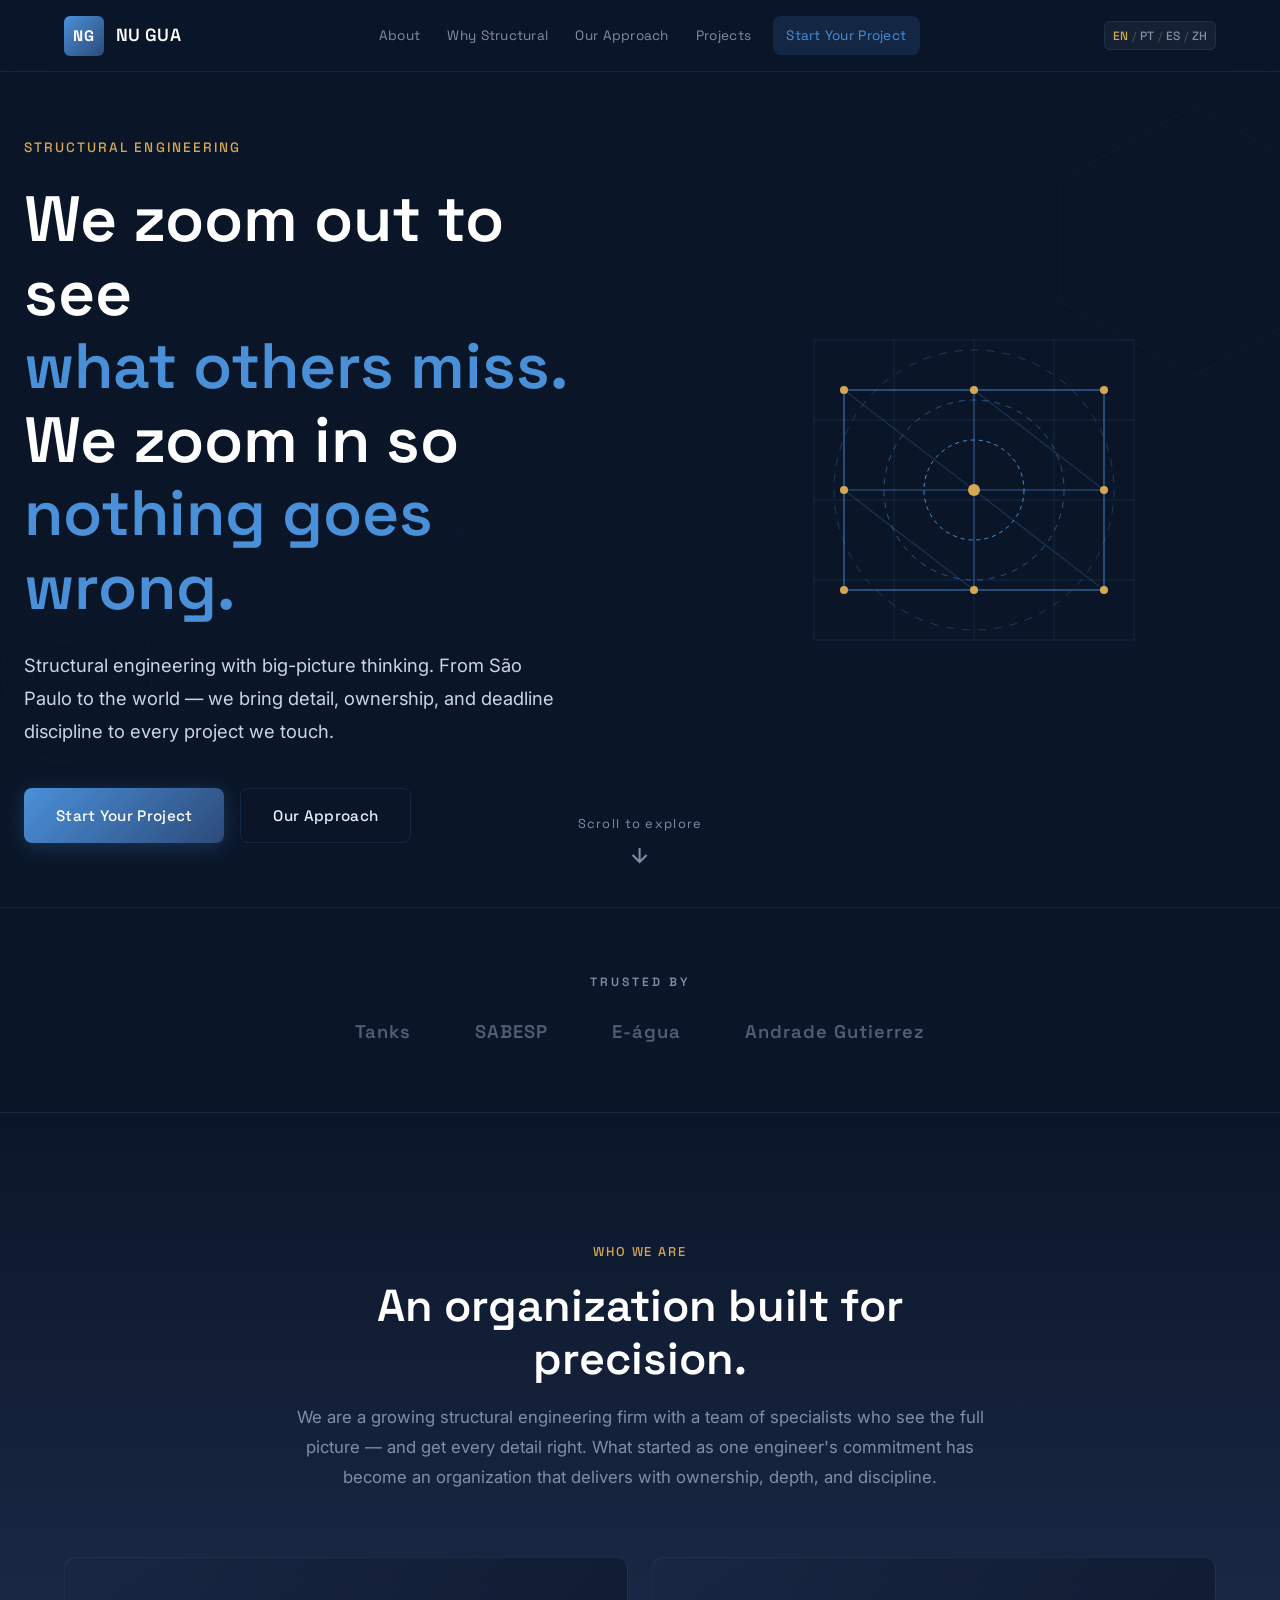
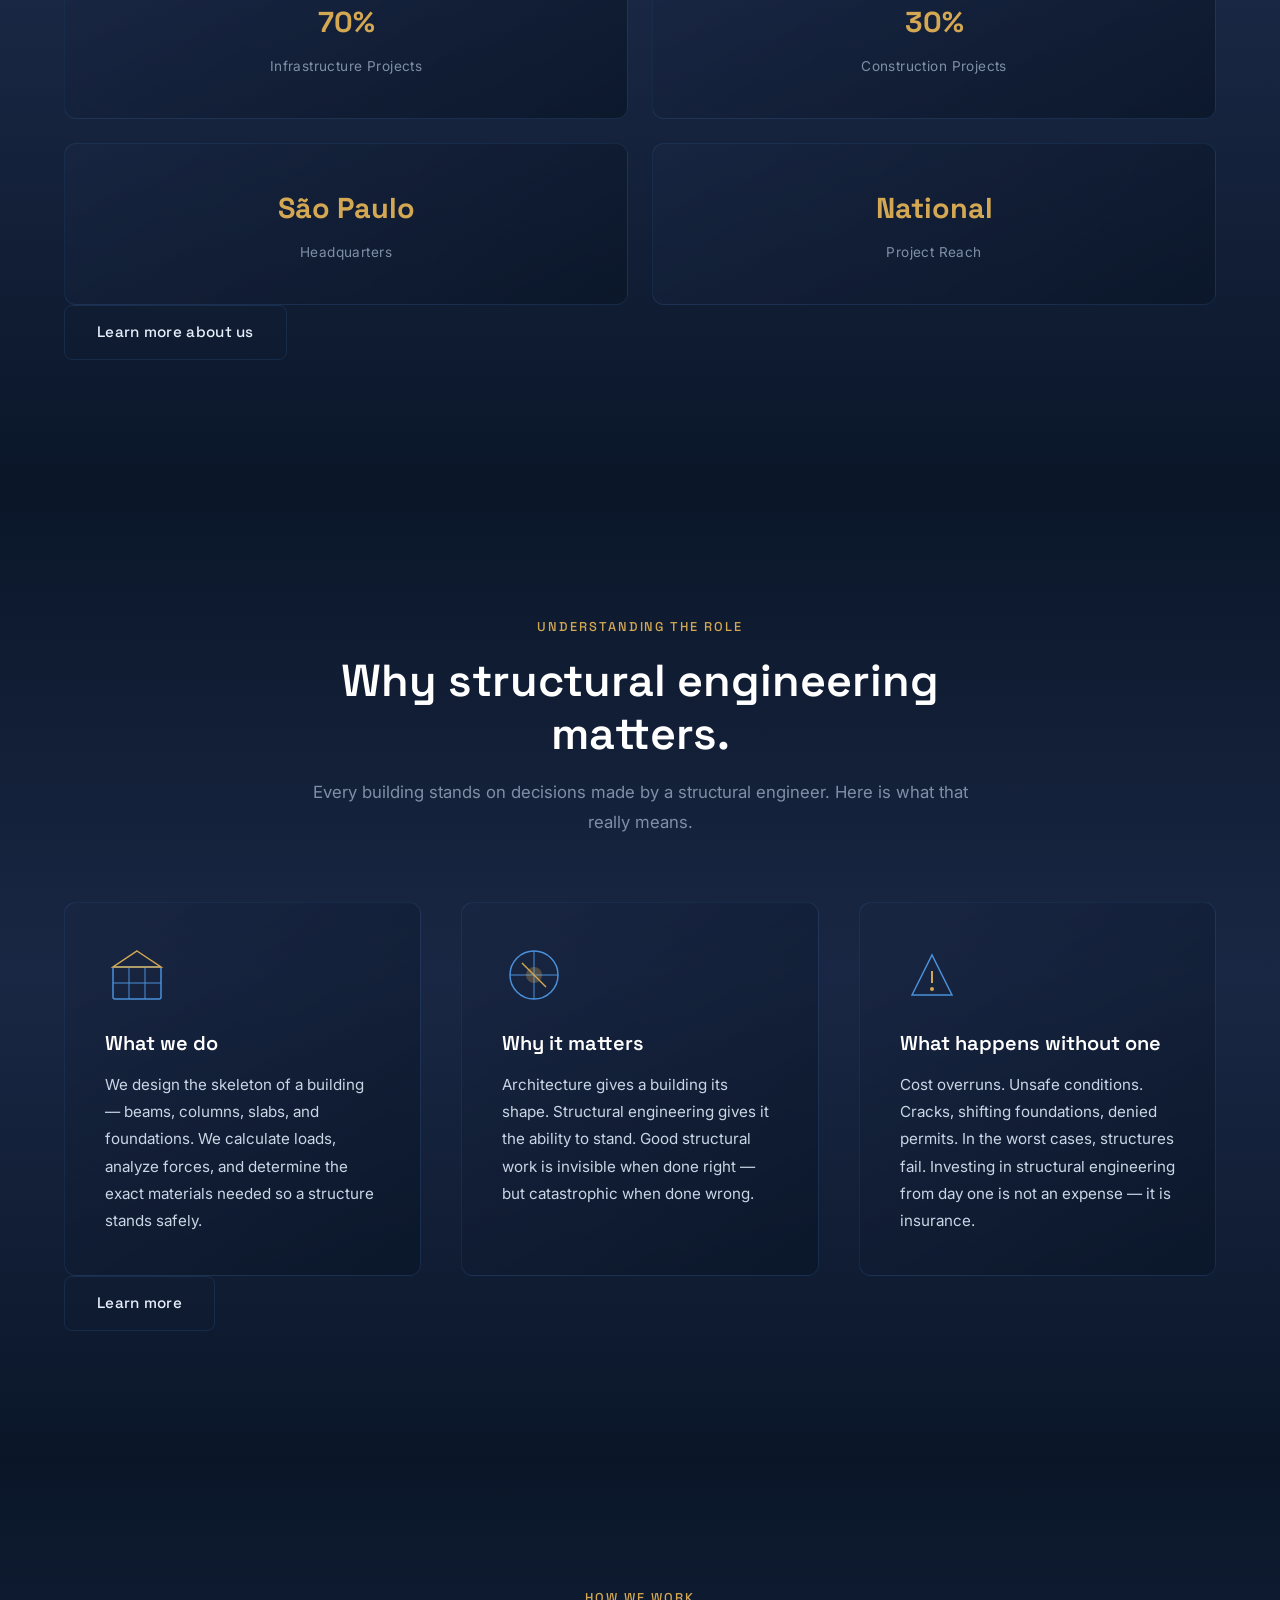
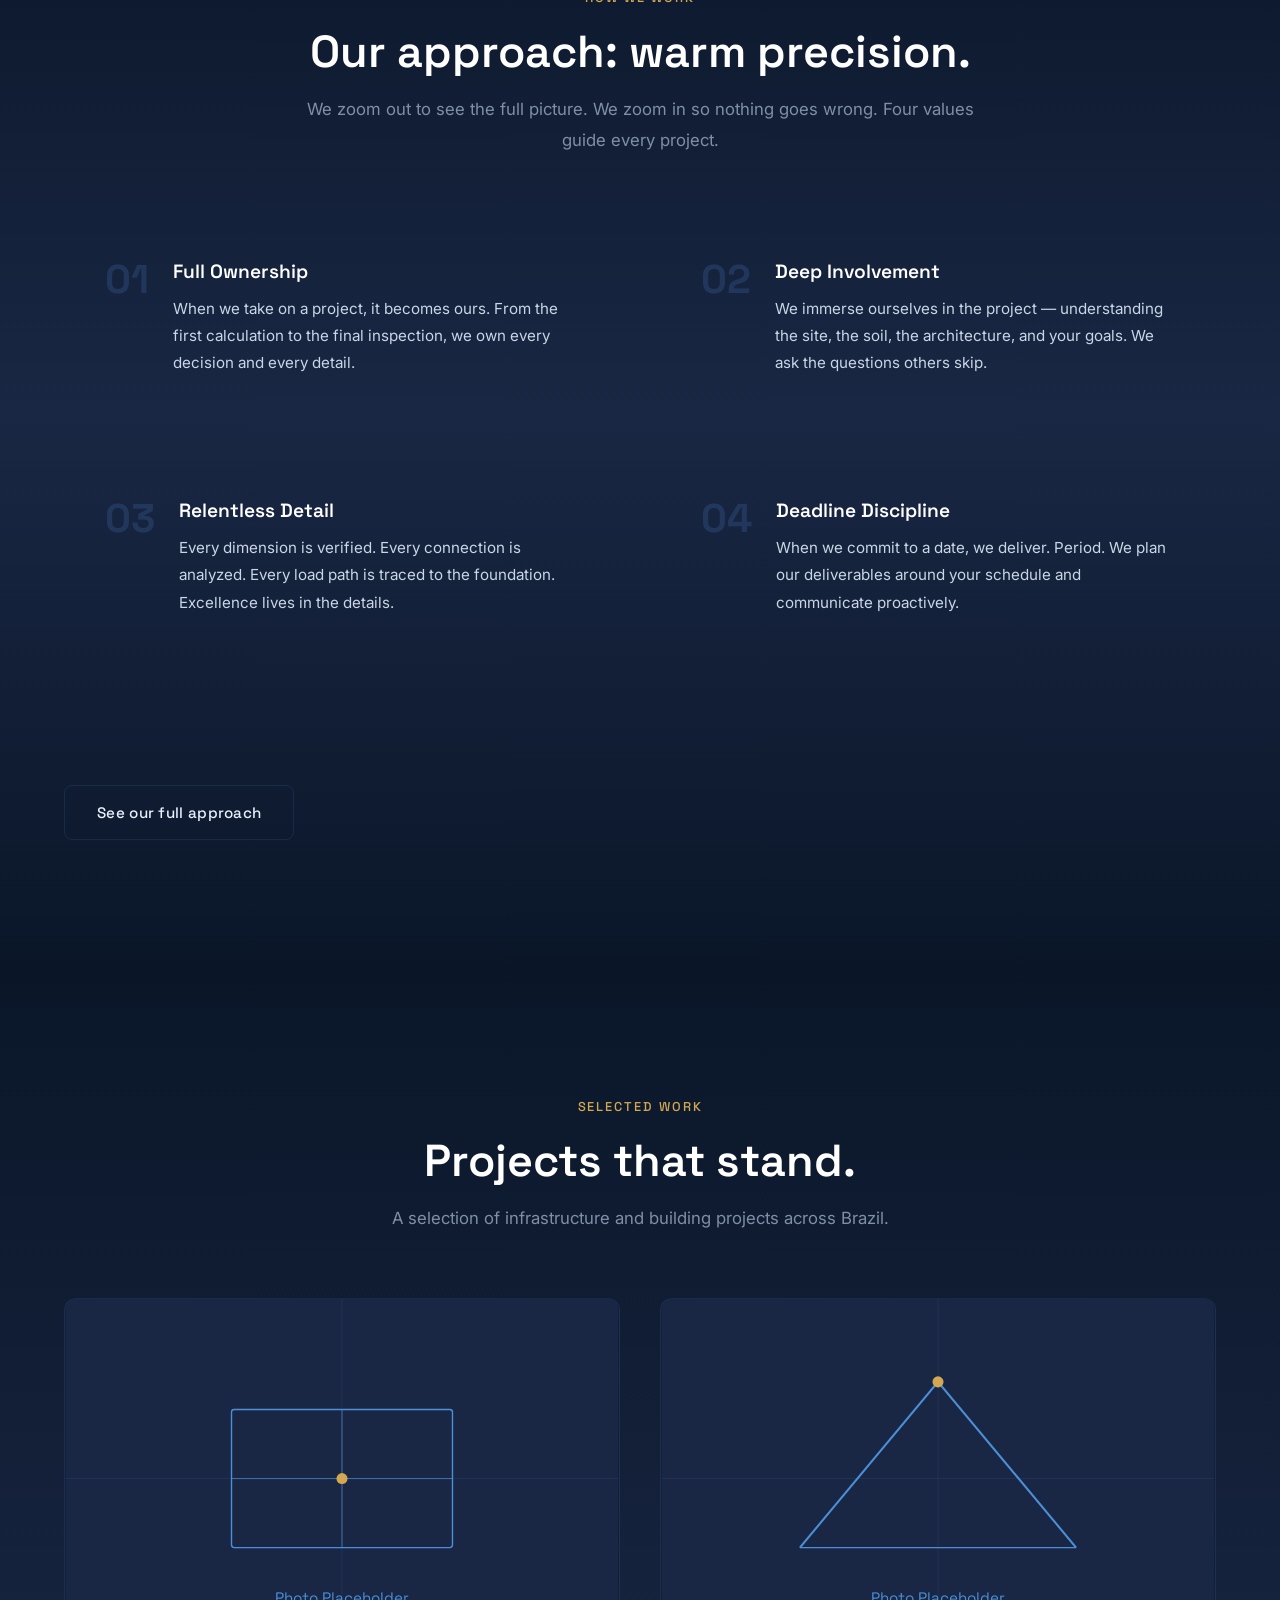
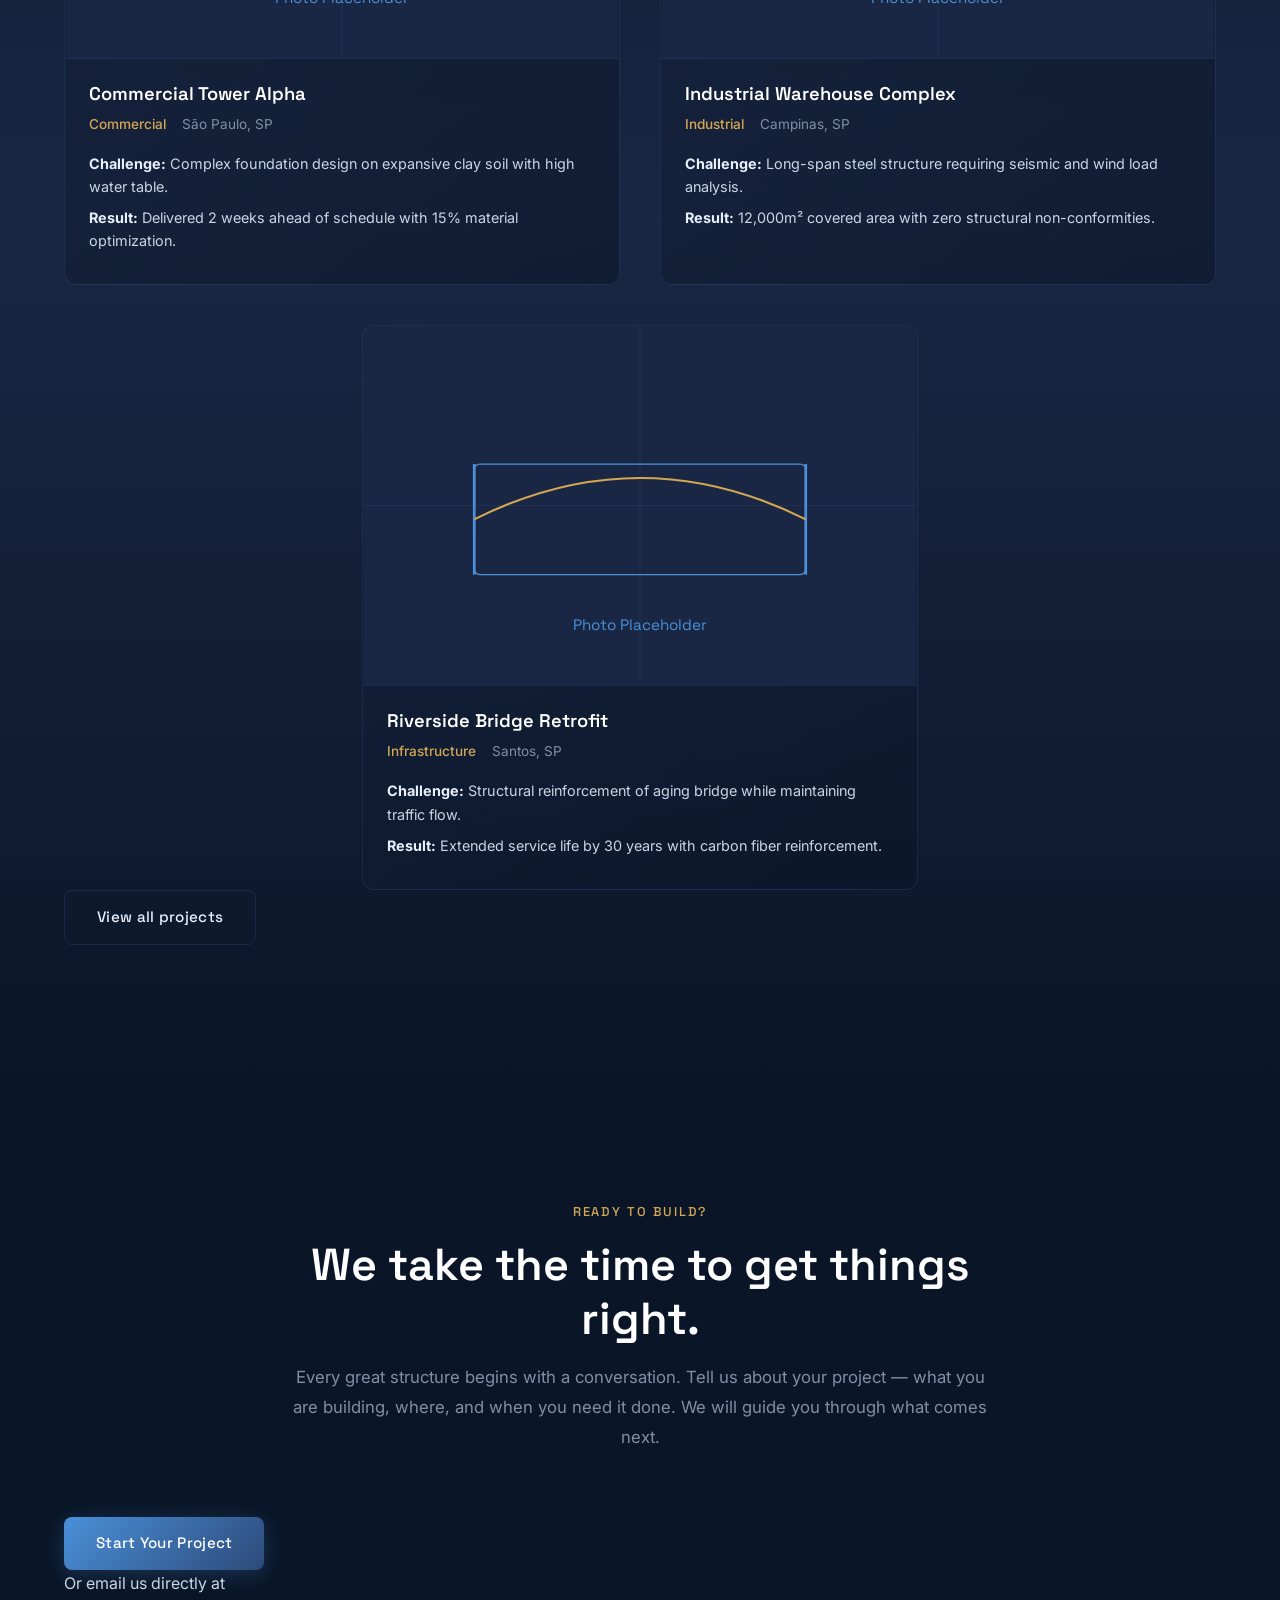
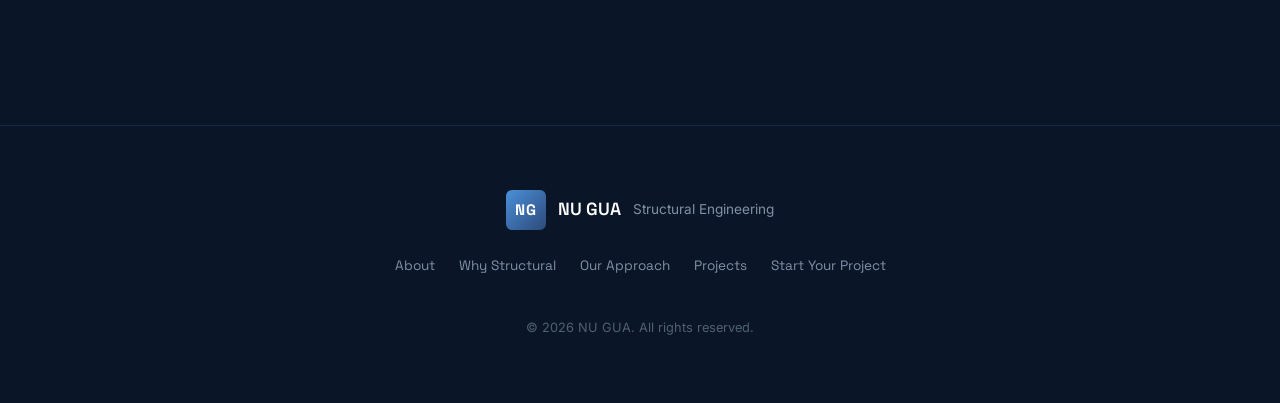
<file: index.html>
<!DOCTYPE html>
<html lang="en" data-lang="en">
<head>
    <meta charset="UTF-8">
    <meta name="viewport" content="width=device-width, initial-scale=1.0">
    <title>NU GUA &mdash; Servi&ccedil;o Estrutural</title>
    <meta name="description" content="NU GUA Servi&ccedil;o Estrutural — Big picture thinking for infrastructure projects in Brazil.">
    <link rel="preconnect" href="https://fonts.googleapis.com">
    <link rel="preconnect" href="https://fonts.gstatic.com" crossorigin>
    <link href="https://fonts.googleapis.com/css2?family=Space+Grotesk:wght@300;400;500;600;700&family=Inter:wght@300;400;500;600&display=swap" rel="stylesheet">
    <link rel="stylesheet" href="styles.css">
</head>
<body>

    <!-- ========== NAVIGATION ========== -->
    <nav class="nav" id="nav">
        <div class="nav__container">
            <a href="index.html" class="nav__logo">
                <span class="nav__logo-mark">NG</span>
                <span class="nav__logo-text">NU GUA</span>
            </a>
            <button class="nav__toggle" id="navToggle" aria-label="Toggle menu">
                <span></span><span></span><span></span>
            </button>
            <div class="nav__menu" id="navMenu">
                <ul class="nav__list">
                    <li><a href="about.html" class="nav__link" data-en="About" data-pt="Sobre" data-es="Acerca" data-zh="关于">About</a></li>
                    <li><a href="why-structural.html" class="nav__link" data-en="Why Structural" data-pt="Por Que Estrutural" data-es="Por Qué Estructural" data-zh="为何结构">Why Structural</a></li>
                    <li><a href="approach.html" class="nav__link" data-en="Our Approach" data-pt="Nossa Abordagem" data-es="Nuestro Enfoque" data-zh="我们的方法">Our Approach</a></li>
                    <li><a href="projects.html" class="nav__link" data-en="Projects" data-pt="Projetos" data-es="Proyectos" data-zh="项目">Projects</a></li>
                    <li><a href="start-project.html" class="nav__link nav__link--cta" data-en="Start Your Project" data-pt="Inicie Seu Projeto" data-es="Inicie Su Proyecto" data-zh="开始您的项目">Start Your Project</a></li>
                </ul>
            </div>
            <button class="nav__lang" id="langToggle" aria-label="Toggle language">
                <span class="nav__lang-option nav__lang-option--active" data-value="en">EN</span>
                <span class="nav__lang-divider">/</span>
                <span class="nav__lang-option" data-value="pt">PT</span>
                <span class="nav__lang-divider">/</span>
                <span class="nav__lang-option" data-value="es">ES</span>
                <span class="nav__lang-divider">/</span>
                <span class="nav__lang-option" data-value="zh">ZH</span>
            </button>
        </div>
    </nav>

    <!-- ========== HERO ========== -->
    <section class="hero" id="hero">
        <div class="hero__bg-shapes">
            <svg class="hero__shape hero__shape--1" viewBox="0 0 200 200" xmlns="http://www.w3.org/2000/svg">
                <polygon points="100,10 190,60 190,140 100,190 10,140 10,60" fill="none" stroke="currentColor" stroke-width="0.5"/>
            </svg>
            <svg class="hero__shape hero__shape--2" viewBox="0 0 100 100" xmlns="http://www.w3.org/2000/svg">
                <circle cx="50" cy="50" r="45" fill="none" stroke="currentColor" stroke-width="0.3"/>
                <circle cx="50" cy="50" r="30" fill="none" stroke="currentColor" stroke-width="0.3"/>
                <circle cx="50" cy="50" r="15" fill="none" stroke="currentColor" stroke-width="0.3"/>
            </svg>
            <svg class="hero__shape hero__shape--3" viewBox="0 0 200 200" xmlns="http://www.w3.org/2000/svg">
                <line x1="0" y1="0" x2="200" y2="200" stroke="currentColor" stroke-width="0.3"/>
                <line x1="200" y1="0" x2="0" y2="200" stroke="currentColor" stroke-width="0.3"/>
                <line x1="100" y1="0" x2="100" y2="200" stroke="currentColor" stroke-width="0.3"/>
                <line x1="0" y1="100" x2="200" y2="100" stroke="currentColor" stroke-width="0.3"/>
            </svg>
        </div>
        <div class="container">
            <div class="hero__content fade-in">
                <p class="hero__label" data-en="Structural Engineering" data-pt="Servi&ccedil;o Estrutural">Structural Engineering</p>
                <h1 class="hero__title">
                    <span data-en="We zoom out to see" data-pt="Ampliamos a vis&atilde;o para ver" data-es="Alejamos la mirada para ver" data-zh="放眼全局，">We zoom out to see</span><br>
                    <span class="hero__title--accent" data-en="what others miss." data-pt="o que outros n&atilde;o veem." data-es="lo que otros no ven." data-zh="捕捉盲点。">what others miss.</span><br>
                    <span data-en="We zoom in so" data-pt="Aproximamos o olhar para que" data-es="Nos acercamos para que" data-zh="深耕细节，">We zoom in so</span><br>
                    <span class="hero__title--accent" data-en="nothing goes wrong." data-pt="nada d&ecirc; errado." data-es="nada salga mal." data-zh="排除风险。">nothing goes wrong.</span>
                </h1>
                <p class="hero__subtitle" data-en="Structural engineering with big-picture thinking. From S&atilde;o Paulo to the world &mdash; we bring detail, ownership, and deadline discipline to every project we touch." data-pt="Engenharia estrutural com vis&atilde;o ampla. De S&atilde;o Paulo para o mundo &mdash; trazemos detalhamento, responsabilidade e disciplina de prazos a cada projeto.">Structural engineering with big-picture thinking. From S&atilde;o Paulo to the world &mdash; we bring detail, ownership, and deadline discipline to every project we touch.</p>
                <div class="hero__actions">
                    <a href="start-project.html" class="btn btn--primary" data-en="Start Your Project" data-pt="Inicie Seu Projeto">Start Your Project</a>
                    <a href="approach.html" class="btn btn--outline" data-en="Our Approach" data-pt="Nossa Abordagem">Our Approach</a>
                </div>
            </div>
            <div class="hero__visual fade-in">
                <svg class="hero__blueprint" viewBox="0 0 400 400" xmlns="http://www.w3.org/2000/svg">
                    <!-- Structural grid -->
                    <g class="hero__blueprint-grid" stroke="currentColor" stroke-width="0.5" opacity="0.3">
                        <line x1="50" y1="50" x2="50" y2="350"/>
                        <line x1="130" y1="50" x2="130" y2="350"/>
                        <line x1="210" y1="50" x2="210" y2="350"/>
                        <line x1="290" y1="50" x2="290" y2="350"/>
                        <line x1="370" y1="50" x2="370" y2="350"/>
                        <line x1="50" y1="50" x2="370" y2="50"/>
                        <line x1="50" y1="130" x2="370" y2="130"/>
                        <line x1="50" y1="210" x2="370" y2="210"/>
                        <line x1="50" y1="290" x2="370" y2="290"/>
                        <line x1="50" y1="350" x2="370" y2="350"/>
                    </g>
                    <!-- Beam structure -->
                    <g stroke="currentColor" stroke-width="1.5" fill="none">
                        <rect x="80" y="100" width="260" height="200" rx="2" opacity="0.6"/>
                        <line x1="80" y1="200" x2="340" y2="200" opacity="0.4"/>
                        <line x1="210" y1="100" x2="210" y2="300" opacity="0.4"/>
                        <!-- Diagonal bracing -->
                        <line x1="80" y1="100" x2="210" y2="200" opacity="0.2"/>
                        <line x1="210" y1="100" x2="340" y2="200" opacity="0.2"/>
                        <line x1="80" y1="200" x2="210" y2="300" opacity="0.2"/>
                        <line x1="210" y1="200" x2="340" y2="300" opacity="0.2"/>
                    </g>
                    <!-- Accent nodes -->
                    <g fill="#d4a853">
                        <circle cx="80" cy="100" r="4"/>
                        <circle cx="210" cy="100" r="4"/>
                        <circle cx="340" cy="100" r="4"/>
                        <circle cx="80" cy="200" r="4"/>
                        <circle cx="210" cy="200" r="6"/>
                        <circle cx="340" cy="200" r="4"/>
                        <circle cx="80" cy="300" r="4"/>
                        <circle cx="210" cy="300" r="4"/>
                        <circle cx="340" cy="300" r="4"/>
                    </g>
                    <!-- Zoom rings -->
                    <circle cx="210" cy="200" r="50" fill="none" stroke="#4a90d9" stroke-width="1" stroke-dasharray="4 4" class="hero__zoom-ring hero__zoom-ring--1"/>
                    <circle cx="210" cy="200" r="90" fill="none" stroke="#4a90d9" stroke-width="0.5" stroke-dasharray="6 6" class="hero__zoom-ring hero__zoom-ring--2"/>
                    <circle cx="210" cy="200" r="140" fill="none" stroke="#4a90d9" stroke-width="0.3" stroke-dasharray="8 8" class="hero__zoom-ring hero__zoom-ring--3"/>
                </svg>
            </div>
        </div>
        <div class="hero__scroll-indicator">
            <span data-en="Scroll to explore" data-pt="Role para explorar">Scroll to explore</span>
            <svg width="24" height="24" viewBox="0 0 24 24" fill="none" stroke="currentColor" stroke-width="2">
                <path d="M12 5v14M5 12l7 7 7-7"/>
            </svg>
        </div>
    </section>

    <!-- ========== TRUSTED BY ========== -->
    <section class="section trusted">
        <div class="container">
            <div class="trusted__content fade-in">
                <p class="trusted__label" data-en="Trusted By" data-pt="Confiança de" data-es="Confían en Nosotros" data-zh="信赖我们的客户">Trusted By</p>
                <div class="trusted__grid">
                    <a href="https://tanksbr.com.br/" target="_blank" rel="noopener" class="trusted__item">Tanks</a>
                    <a href="https://www.sabesp.com.br/" target="_blank" rel="noopener" class="trusted__item">SABESP</a>
                    <a href="https://e-agua.com" target="_blank" rel="noopener" class="trusted__item">E-água</a>
                    <a href="https://www.andradegutierrez.com.br" target="_blank" rel="noopener" class="trusted__item">Andrade Gutierrez</a>
                </div>
            </div>
        </div>
    </section>

    <!-- ========== ABOUT SUMMARY ========== -->
    <section class="section about" id="about">
        <div class="container">
            <div class="section__header fade-in">
                <p class="section__label" data-en="Who We Are" data-pt="Quem Somos">Who We Are</p>
                <h2 class="section__title" data-en="An organization built for precision." data-pt="Uma organiza&ccedil;&atilde;o constru&iacute;da para precis&atilde;o.">An organization built for precision.</h2>
                <p class="section__subtitle" data-en="We are a growing structural engineering firm with a team of specialists who see the full picture &mdash; and get every detail right. What started as one engineer's commitment has become an organization that delivers with ownership, depth, and discipline." data-pt="Somos uma empresa de engenharia estrutural em crescimento com uma equipe de especialistas que enxergam o quadro completo &mdash; e acertam cada detalhe. O que come&ccedil;ou como o compromisso de uma engenheira se tornou uma organiza&ccedil;&atilde;o que entrega com responsabilidade, profundidade e disciplina.">We are a growing structural engineering firm with a team of specialists who see the full picture &mdash; and get every detail right. What started as one engineer's commitment has become an organization that delivers with ownership, depth, and discipline.</p>
            </div>
            <div class="about__stats fade-in">
                <div class="about__stat">
                    <span class="about__stat-number" data-en="70%" data-pt="70%">70%</span>
                    <span class="about__stat-label" data-en="Infrastructure Projects" data-pt="Projetos de Infraestrutura">Infrastructure Projects</span>
                </div>
                <div class="about__stat">
                    <span class="about__stat-number" data-en="30%" data-pt="30%">30%</span>
                    <span class="about__stat-label" data-en="Construction Projects" data-pt="Projetos de Constru&ccedil;&atilde;o">Construction Projects</span>
                </div>
                <div class="about__stat">
                    <span class="about__stat-number" data-en="S&atilde;o Paulo" data-pt="S&atilde;o Paulo">S&atilde;o Paulo</span>
                    <span class="about__stat-label" data-en="Headquarters" data-pt="Sede">Headquarters</span>
                </div>
                <div class="about__stat">
                    <span class="about__stat-number" data-en="National" data-pt="Nacional">National</span>
                    <span class="about__stat-label" data-en="Project Reach" data-pt="Alcance dos Projetos">Project Reach</span>
                </div>
            </div>
            <div class="section__cta fade-in">
                <a href="about.html" class="btn btn--outline" data-en="Learn more about us" data-pt="Saiba mais sobre n&oacute;s">Learn more about us</a>
            </div>
        </div>
    </section>

    <!-- ========== WHY STRUCTURAL SUMMARY ========== -->
    <section class="section section--alt why" id="why">
        <div class="container">
            <div class="section__header fade-in">
                <p class="section__label" data-en="Understanding the Role" data-pt="Entendendo o Papel">Understanding the Role</p>
                <h2 class="section__title" data-en="Why structural engineering matters." data-pt="Por que engenharia estrutural importa.">Why structural engineering matters.</h2>
                <p class="section__subtitle" data-en="Every building stands on decisions made by a structural engineer. Here is what that really means." data-pt="Todo edif&iacute;cio se sustenta em decis&otilde;es feitas por um engenheiro estrutural. Veja o que isso realmente significa.">Every building stands on decisions made by a structural engineer. Here is what that really means.</p>
            </div>
            <div class="why__grid">
                <div class="why__card fade-in">
                    <div class="why__icon">
                        <svg viewBox="0 0 64 64" xmlns="http://www.w3.org/2000/svg">
                            <rect x="8" y="24" width="48" height="32" rx="2" fill="none" stroke="currentColor" stroke-width="1.5"/>
                            <line x1="8" y1="40" x2="56" y2="40" stroke="currentColor" stroke-width="1"/>
                            <line x1="24" y1="24" x2="24" y2="56" stroke="currentColor" stroke-width="1"/>
                            <line x1="40" y1="24" x2="40" y2="56" stroke="currentColor" stroke-width="1"/>
                            <polygon points="32,8 56,24 8,24" fill="none" stroke="#d4a853" stroke-width="1.5"/>
                        </svg>
                    </div>
                    <h3 class="why__card-title" data-en="What we do" data-pt="O que fazemos">What we do</h3>
                    <p class="why__card-text" data-en="We design the skeleton of a building &mdash; beams, columns, slabs, and foundations. We calculate loads, analyze forces, and determine the exact materials needed so a structure stands safely." data-pt="Projetamos o esqueleto de um edif&iacute;cio &mdash; vigas, pilares, lajes e funda&ccedil;&otilde;es. Calculamos cargas, analisamos for&ccedil;as e determinamos os materiais exatos para que uma estrutura fique de p&eacute; com seguran&ccedil;a.">We design the skeleton of a building &mdash; beams, columns, slabs, and foundations. We calculate loads, analyze forces, and determine the exact materials needed so a structure stands safely.</p>
                </div>
                <div class="why__card fade-in">
                    <div class="why__icon">
                        <svg viewBox="0 0 64 64" xmlns="http://www.w3.org/2000/svg">
                            <circle cx="32" cy="32" r="24" fill="none" stroke="currentColor" stroke-width="1.5"/>
                            <path d="M32 8 L32 56" stroke="currentColor" stroke-width="1"/>
                            <path d="M8 32 L56 32" stroke="currentColor" stroke-width="1"/>
                            <circle cx="32" cy="32" r="8" fill="#d4a853" opacity="0.3"/>
                            <path d="M20 20 L44 44" stroke="#d4a853" stroke-width="1.5"/>
                        </svg>
                    </div>
                    <h3 class="why__card-title" data-en="Why it matters" data-pt="Por que importa">Why it matters</h3>
                    <p class="why__card-text" data-en="Architecture gives a building its shape. Structural engineering gives it the ability to stand. Good structural work is invisible when done right &mdash; but catastrophic when done wrong." data-pt="A arquitetura d&aacute; forma ao edif&iacute;cio. A engenharia estrutural d&aacute; a ele a capacidade de ficar de p&eacute;. Um bom trabalho estrutural &eacute; invis&iacute;vel quando feito corretamente &mdash; mas catastr&oacute;fico quando feito errado.">Architecture gives a building its shape. Structural engineering gives it the ability to stand. Good structural work is invisible when done right &mdash; but catastrophic when done wrong.</p>
                </div>
                <div class="why__card fade-in">
                    <div class="why__icon">
                        <svg viewBox="0 0 64 64" xmlns="http://www.w3.org/2000/svg">
                            <path d="M12 52 L32 12 L52 52 Z" fill="none" stroke="currentColor" stroke-width="1.5"/>
                            <line x1="32" y1="28" x2="32" y2="40" stroke="#d4a853" stroke-width="2"/>
                            <circle cx="32" cy="46" r="2" fill="#d4a853"/>
                        </svg>
                    </div>
                    <h3 class="why__card-title" data-en="What happens without one" data-pt="O que acontece sem um">What happens without one</h3>
                    <p class="why__card-text" data-en="Cost overruns. Unsafe conditions. Cracks, shifting foundations, denied permits. In the worst cases, structures fail. Investing in structural engineering from day one is not an expense &mdash; it is insurance." data-pt="Estouros de or&ccedil;amento. Condi&ccedil;&otilde;es inseguras. Trincas, funda&ccedil;&otilde;es que cedem, alvar&aacute;s negados. Nos piores casos, estruturas falham. Investir em engenharia estrutural desde o primeiro dia n&atilde;o &eacute; um gasto &mdash; &eacute; um seguro.">Cost overruns. Unsafe conditions. Cracks, shifting foundations, denied permits. In the worst cases, structures fail. Investing in structural engineering from day one is not an expense &mdash; it is insurance.</p>
                </div>
            </div>
            <div class="section__cta fade-in">
                <a href="why-structural.html" class="btn btn--outline" data-en="Learn more" data-pt="Saiba mais">Learn more</a>
            </div>
        </div>
    </section>

    <!-- ========== OUR APPROACH SUMMARY ========== -->
    <section class="section approach" id="approach">
        <div class="container">
            <div class="section__header fade-in">
                <p class="section__label" data-en="How We Work" data-pt="Como Trabalhamos">How We Work</p>
                <h2 class="section__title" data-en="Our approach: warm precision." data-pt="Nossa abordagem: precis&atilde;o com calor humano.">Our approach: warm precision.</h2>
                <p class="section__subtitle" data-en="We zoom out to see the full picture. We zoom in so nothing goes wrong. Four values guide every project." data-pt="Ampliamos a vis&atilde;o para ver o quadro completo. Aproximamos o olhar para que nada d&ecirc; errado. Quatro valores guiam cada projeto.">We zoom out to see the full picture. We zoom in so nothing goes wrong. Four values guide every project.</p>
            </div>
            <div class="approach__values">
                <div class="approach__value fade-in">
                    <div class="approach__number">01</div>
                    <div class="approach__content">
                        <h3 class="approach__value-title" data-en="Full Ownership" data-pt="Responsabilidade Total">Full Ownership</h3>
                        <p class="approach__value-text" data-en="When we take on a project, it becomes ours. From the first calculation to the final inspection, we own every decision and every detail." data-pt="Quando assumimos um projeto, ele se torna nosso. Do primeiro c&aacute;lculo &agrave; inspe&ccedil;&atilde;o final, assumimos cada decis&atilde;o e cada detalhe.">When we take on a project, it becomes ours. From the first calculation to the final inspection, we own every decision and every detail.</p>
                    </div>
                </div>
                <div class="approach__value fade-in">
                    <div class="approach__number">02</div>
                    <div class="approach__content">
                        <h3 class="approach__value-title" data-en="Deep Involvement" data-pt="Envolvimento Profundo">Deep Involvement</h3>
                        <p class="approach__value-text" data-en="We immerse ourselves in the project &mdash; understanding the site, the soil, the architecture, and your goals. We ask the questions others skip." data-pt="Nos imersos no projeto &mdash; entendendo o terreno, o solo, a arquitetura e seus objetivos. Fazemos as perguntas que outros pulam.">We immerse ourselves in the project &mdash; understanding the site, the soil, the architecture, and your goals. We ask the questions others skip.</p>
                    </div>
                </div>
                <div class="approach__value fade-in">
                    <div class="approach__number">03</div>
                    <div class="approach__content">
                        <h3 class="approach__value-title" data-en="Relentless Detail" data-pt="Detalhamento Incans&aacute;vel">Relentless Detail</h3>
                        <p class="approach__value-text" data-en="Every dimension is verified. Every connection is analyzed. Every load path is traced to the foundation. Excellence lives in the details." data-pt="Cada dimens&atilde;o &eacute; verificada. Cada conex&atilde;o &eacute; analisada. Cada caminho de carga &eacute; tra&ccedil;ado at&eacute; a funda&ccedil;&atilde;o. A excel&ecirc;ncia vive nos detalhes.">Every dimension is verified. Every connection is analyzed. Every load path is traced to the foundation. Excellence lives in the details.</p>
                    </div>
                </div>
                <div class="approach__value fade-in">
                    <div class="approach__number">04</div>
                    <div class="approach__content">
                        <h3 class="approach__value-title" data-en="Deadline Discipline" data-pt="Disciplina de Prazos">Deadline Discipline</h3>
                        <p class="approach__value-text" data-en="When we commit to a date, we deliver. Period. We plan our deliverables around your schedule and communicate proactively." data-pt="Quando nos comprometemos com uma data, entregamos. Ponto. Planejamos nossas entregas em torno do seu cronograma e nos comunicamos proativamente.">When we commit to a date, we deliver. Period. We plan our deliverables around your schedule and communicate proactively.</p>
                    </div>
                </div>
            </div>
            <div class="section__cta fade-in">
                <a href="approach.html" class="btn btn--outline" data-en="See our full approach" data-pt="Veja nossa abordagem completa">See our full approach</a>
            </div>
        </div>
    </section>

    <!-- ========== FEATURED PROJECTS ========== -->
    <section class="section section--alt projects" id="projects">
        <div class="container">
            <div class="section__header fade-in">
                <p class="section__label" data-en="Selected Work" data-pt="Trabalhos Selecionados">Selected Work</p>
                <h2 class="section__title" data-en="Projects that stand." data-pt="Projetos que ficam de p&eacute;.">Projects that stand.</h2>
                <p class="section__subtitle" data-en="A selection of infrastructure and building projects across Brazil." data-pt="Uma sele&ccedil;&atilde;o de projetos de infraestrutura e edifica&ccedil;&otilde;es pelo Brasil.">A selection of infrastructure and building projects across Brazil.</p>
            </div>
            <div class="projects__grid">
                <div class="projects__card fade-in">
                    <div class="projects__image">
                        <svg viewBox="0 0 400 260" xmlns="http://www.w3.org/2000/svg">
                            <rect width="400" height="260" fill="#1a2744"/>
                            <g stroke="#2d4a7a" stroke-width="0.5" opacity="0.5">
                                <line x1="0" y1="130" x2="400" y2="130"/>
                                <line x1="200" y1="0" x2="200" y2="260"/>
                            </g>
                            <rect x="120" y="80" width="160" height="100" rx="2" fill="none" stroke="#4a90d9" stroke-width="1"/>
                            <line x1="120" y1="130" x2="280" y2="130" stroke="#4a90d9" stroke-width="0.5"/>
                            <line x1="200" y1="80" x2="200" y2="180" stroke="#4a90d9" stroke-width="0.5"/>
                            <circle cx="200" cy="130" r="4" fill="#d4a853"/>
                            <text x="200" y="220" text-anchor="middle" fill="#4a90d9" font-size="11" font-family="Space Grotesk" data-en="Photo Placeholder" data-pt="Espa&ccedil;o para Foto">Photo Placeholder</text>
                        </svg>
                    </div>
                    <div class="projects__info">
                        <h3 class="projects__name" data-en="Commercial Tower Alpha" data-pt="Torre Comercial Alpha">Commercial Tower Alpha</h3>
                        <div class="projects__meta">
                            <span class="projects__type" data-en="Commercial" data-pt="Comercial">Commercial</span>
                            <span class="projects__location" data-en="S&atilde;o Paulo, SP" data-pt="S&atilde;o Paulo, SP">S&atilde;o Paulo, SP</span>
                        </div>
                        <p class="projects__challenge"><strong data-en="Challenge:" data-pt="Desafio:">Challenge:</strong> <span data-en="Complex foundation design on expansive clay soil with high water table." data-pt="Projeto complexo de funda&ccedil;&atilde;o em solo argiloso expans&iacute;vel com len&ccedil;ol fre&aacute;tico elevado.">Complex foundation design on expansive clay soil with high water table.</span></p>
                        <p class="projects__result"><strong data-en="Result:" data-pt="Resultado:">Result:</strong> <span data-en="Delivered 2 weeks ahead of schedule with 15% material optimization." data-pt="Entregue 2 semanas antes do prazo com 15% de otimiza&ccedil;&atilde;o de materiais.">Delivered 2 weeks ahead of schedule with 15% material optimization.</span></p>
                    </div>
                </div>
                <div class="projects__card fade-in">
                    <div class="projects__image">
                        <svg viewBox="0 0 400 260" xmlns="http://www.w3.org/2000/svg">
                            <rect width="400" height="260" fill="#1a2744"/>
                            <g stroke="#2d4a7a" stroke-width="0.5" opacity="0.5">
                                <line x1="0" y1="130" x2="400" y2="130"/>
                                <line x1="200" y1="0" x2="200" y2="260"/>
                            </g>
                            <path d="M100 180 L200 60 L300 180" fill="none" stroke="#4a90d9" stroke-width="1.5"/>
                            <line x1="100" y1="180" x2="300" y2="180" stroke="#4a90d9" stroke-width="1"/>
                            <circle cx="200" cy="60" r="4" fill="#d4a853"/>
                            <text x="200" y="220" text-anchor="middle" fill="#4a90d9" font-size="11" font-family="Space Grotesk" data-en="Photo Placeholder" data-pt="Espa&ccedil;o para Foto">Photo Placeholder</text>
                        </svg>
                    </div>
                    <div class="projects__info">
                        <h3 class="projects__name" data-en="Industrial Warehouse Complex" data-pt="Complexo de Galp&otilde;es Industriais">Industrial Warehouse Complex</h3>
                        <div class="projects__meta">
                            <span class="projects__type" data-en="Industrial" data-pt="Industrial">Industrial</span>
                            <span class="projects__location" data-en="Campinas, SP" data-pt="Campinas, SP">Campinas, SP</span>
                        </div>
                        <p class="projects__challenge"><strong data-en="Challenge:" data-pt="Desafio:">Challenge:</strong> <span data-en="Long-span steel structure requiring seismic and wind load analysis." data-pt="Estrutura met&aacute;lica de grandes v&atilde;os com an&aacute;lise s&iacute;smica e de cargas de vento.">Long-span steel structure requiring seismic and wind load analysis.</span></p>
                        <p class="projects__result"><strong data-en="Result:" data-pt="Resultado:">Result:</strong> <span data-en="12,000m&sup2; covered area with zero structural non-conformities." data-pt="12.000m&sup2; de &aacute;rea coberta com zero n&atilde;o-conformidades estruturais.">12,000m&sup2; covered area with zero structural non-conformities.</span></p>
                    </div>
                </div>
                <div class="projects__card fade-in">
                    <div class="projects__image">
                        <svg viewBox="0 0 400 260" xmlns="http://www.w3.org/2000/svg">
                            <rect width="400" height="260" fill="#1a2744"/>
                            <g stroke="#2d4a7a" stroke-width="0.5" opacity="0.5">
                                <line x1="0" y1="130" x2="400" y2="130"/>
                                <line x1="200" y1="0" x2="200" y2="260"/>
                            </g>
                            <rect x="80" y="100" width="240" height="80" rx="4" fill="none" stroke="#4a90d9" stroke-width="1"/>
                            <line x1="80" y1="100" x2="80" y2="180" stroke="#4a90d9" stroke-width="2"/>
                            <line x1="320" y1="100" x2="320" y2="180" stroke="#4a90d9" stroke-width="2"/>
                            <path d="M80 140 Q200 80 320 140" fill="none" stroke="#d4a853" stroke-width="1.5"/>
                            <text x="200" y="220" text-anchor="middle" fill="#4a90d9" font-size="11" font-family="Space Grotesk" data-en="Photo Placeholder" data-pt="Espa&ccedil;o para Foto">Photo Placeholder</text>
                        </svg>
                    </div>
                    <div class="projects__info">
                        <h3 class="projects__name" data-en="Riverside Bridge Retrofit" data-pt="Retrofit de Ponte Ribeirinha">Riverside Bridge Retrofit</h3>
                        <div class="projects__meta">
                            <span class="projects__type" data-en="Infrastructure" data-pt="Infraestrutura">Infrastructure</span>
                            <span class="projects__location" data-en="Santos, SP" data-pt="Santos, SP">Santos, SP</span>
                        </div>
                        <p class="projects__challenge"><strong data-en="Challenge:" data-pt="Desafio:">Challenge:</strong> <span data-en="Structural reinforcement of aging bridge while maintaining traffic flow." data-pt="Refor&ccedil;o estrutural de ponte antiga mantendo o fluxo de tr&aacute;fego.">Structural reinforcement of aging bridge while maintaining traffic flow.</span></p>
                        <p class="projects__result"><strong data-en="Result:" data-pt="Resultado:">Result:</strong> <span data-en="Extended service life by 30 years with carbon fiber reinforcement." data-pt="Vida &uacute;til estendida em 30 anos com refor&ccedil;o em fibra de carbono.">Extended service life by 30 years with carbon fiber reinforcement.</span></p>
                    </div>
                </div>
            </div>
            <div class="section__cta fade-in">
                <a href="projects.html" class="btn btn--outline" data-en="View all projects" data-pt="Ver todos os projetos">View all projects</a>
            </div>
        </div>
    </section>

    <!-- ========== START YOUR PROJECT CTA ========== -->
    <section class="section cta" id="start">
        <div class="container">
            <div class="section__header fade-in">
                <p class="section__label" data-en="Ready to Build?" data-pt="Pronto para Construir?">Ready to Build?</p>
                <h2 class="section__title" data-en="We take the time to get things right." data-pt="N&oacute;s dedicamos o tempo necess&aacute;rio para acertar.">We take the time to get things right.</h2>
                <p class="section__subtitle" data-en="Every great structure begins with a conversation. Tell us about your project &mdash; what you are building, where, and when you need it done. We will guide you through what comes next." data-pt="Toda grande estrutura come&ccedil;a com uma conversa. Conte-nos sobre seu projeto &mdash; o que voc&ecirc; est&aacute; construindo, onde, e quando precisa que fique pronto. N&oacute;s orientaremos voc&ecirc; sobre os pr&oacute;ximos passos.">Every great structure begins with a conversation. Tell us about your project &mdash; what you are building, where, and when you need it done. We will guide you through what comes next.</p>
            </div>
            <div class="cta__actions fade-in">
                <a href="start-project.html" class="btn btn--primary" data-en="Start Your Project" data-pt="Inicie Seu Projeto">Start Your Project</a>
                <p class="cta__email" data-en="Or email us directly at" data-pt="Ou envie um email diretamente para">Or email us directly at <a href="mailto:estruturas.ramb@gmail.com">estruturas.ramb@gmail.com</a></p>
            </div>
        </div>
    </section>

    <!-- ========== FOOTER ========== -->
    <footer class="footer">
        <div class="container">
            <div class="footer__content">
                <div class="footer__brand">
                    <span class="nav__logo-mark">NG</span>
                    <span class="footer__name">NU GUA</span>
                    <p class="footer__tagline" data-en="Structural Engineering" data-pt="Servi&ccedil;o Estrutural" data-es="Ingeniería Estructural" data-zh="结构工程">Structural Engineering</p>
                </div>
                <div class="footer__links">
                    <a href="about.html" data-en="About" data-pt="Sobre" data-es="Acerca" data-zh="关于">About</a>
                    <a href="why-structural.html" data-en="Why Structural" data-pt="Por Que Estrutural" data-es="Por Qué Estructural" data-zh="为何结构">Why Structural</a>
                    <a href="approach.html" data-en="Our Approach" data-pt="Nossa Abordagem" data-es="Nuestro Enfoque" data-zh="我们的方法">Our Approach</a>
                    <a href="projects.html" data-en="Projects" data-pt="Projetos" data-es="Proyectos" data-zh="项目">Projects</a>
                    <a href="start-project.html" data-en="Start Your Project" data-pt="Inicie Seu Projeto" data-es="Inicie Su Proyecto" data-zh="开始您的项目">Start Your Project</a>
                </div>
                <p class="footer__copy" data-en="&copy; 2026 NU GUA. All rights reserved." data-pt="&copy; 2026 NU GUA. Todos os direitos reservados." data-es="&copy; 2026 NU GUA. Todos los derechos reservados." data-zh="&copy; 2026 NU GUA. 版权所有。">&copy; 2026 NU GUA. All rights reserved.</p>
            </div>
        </div>
    </footer>

    <script src="script.js"></script>
</body>
</html>
</file>
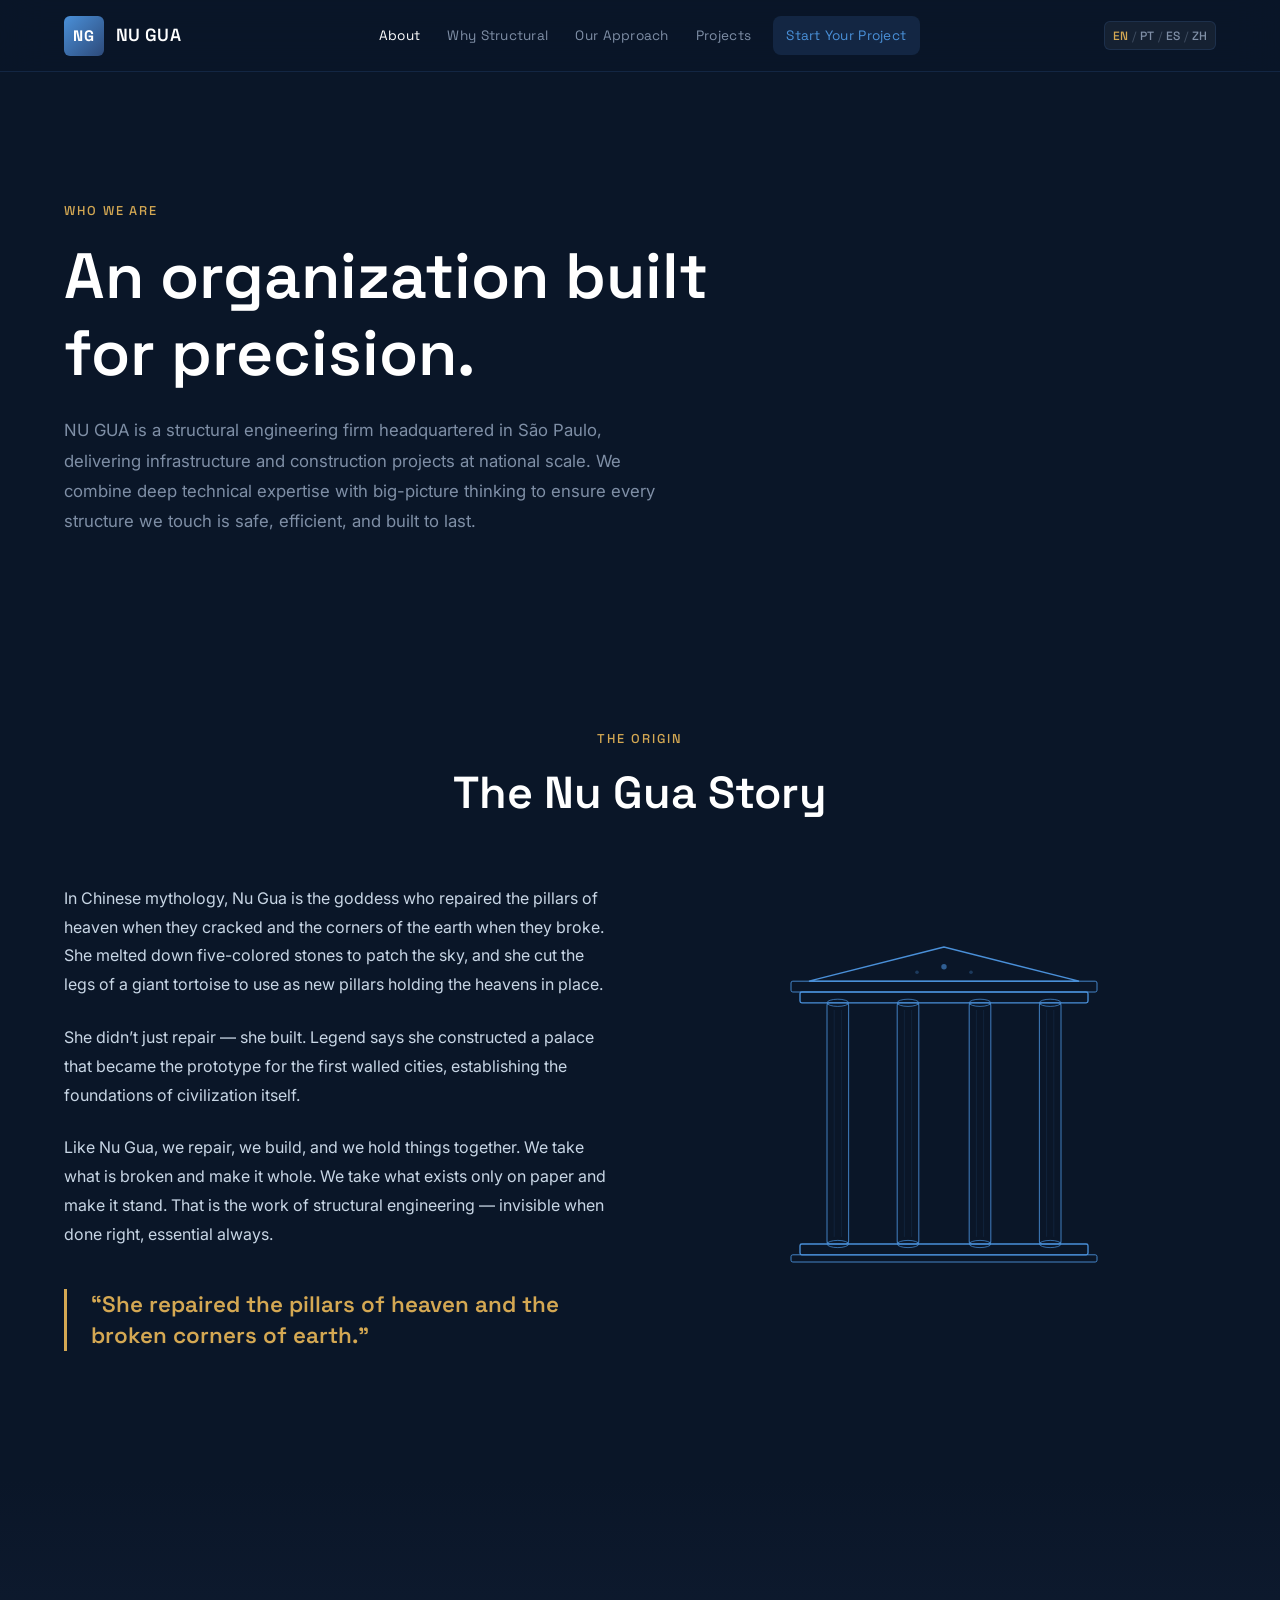
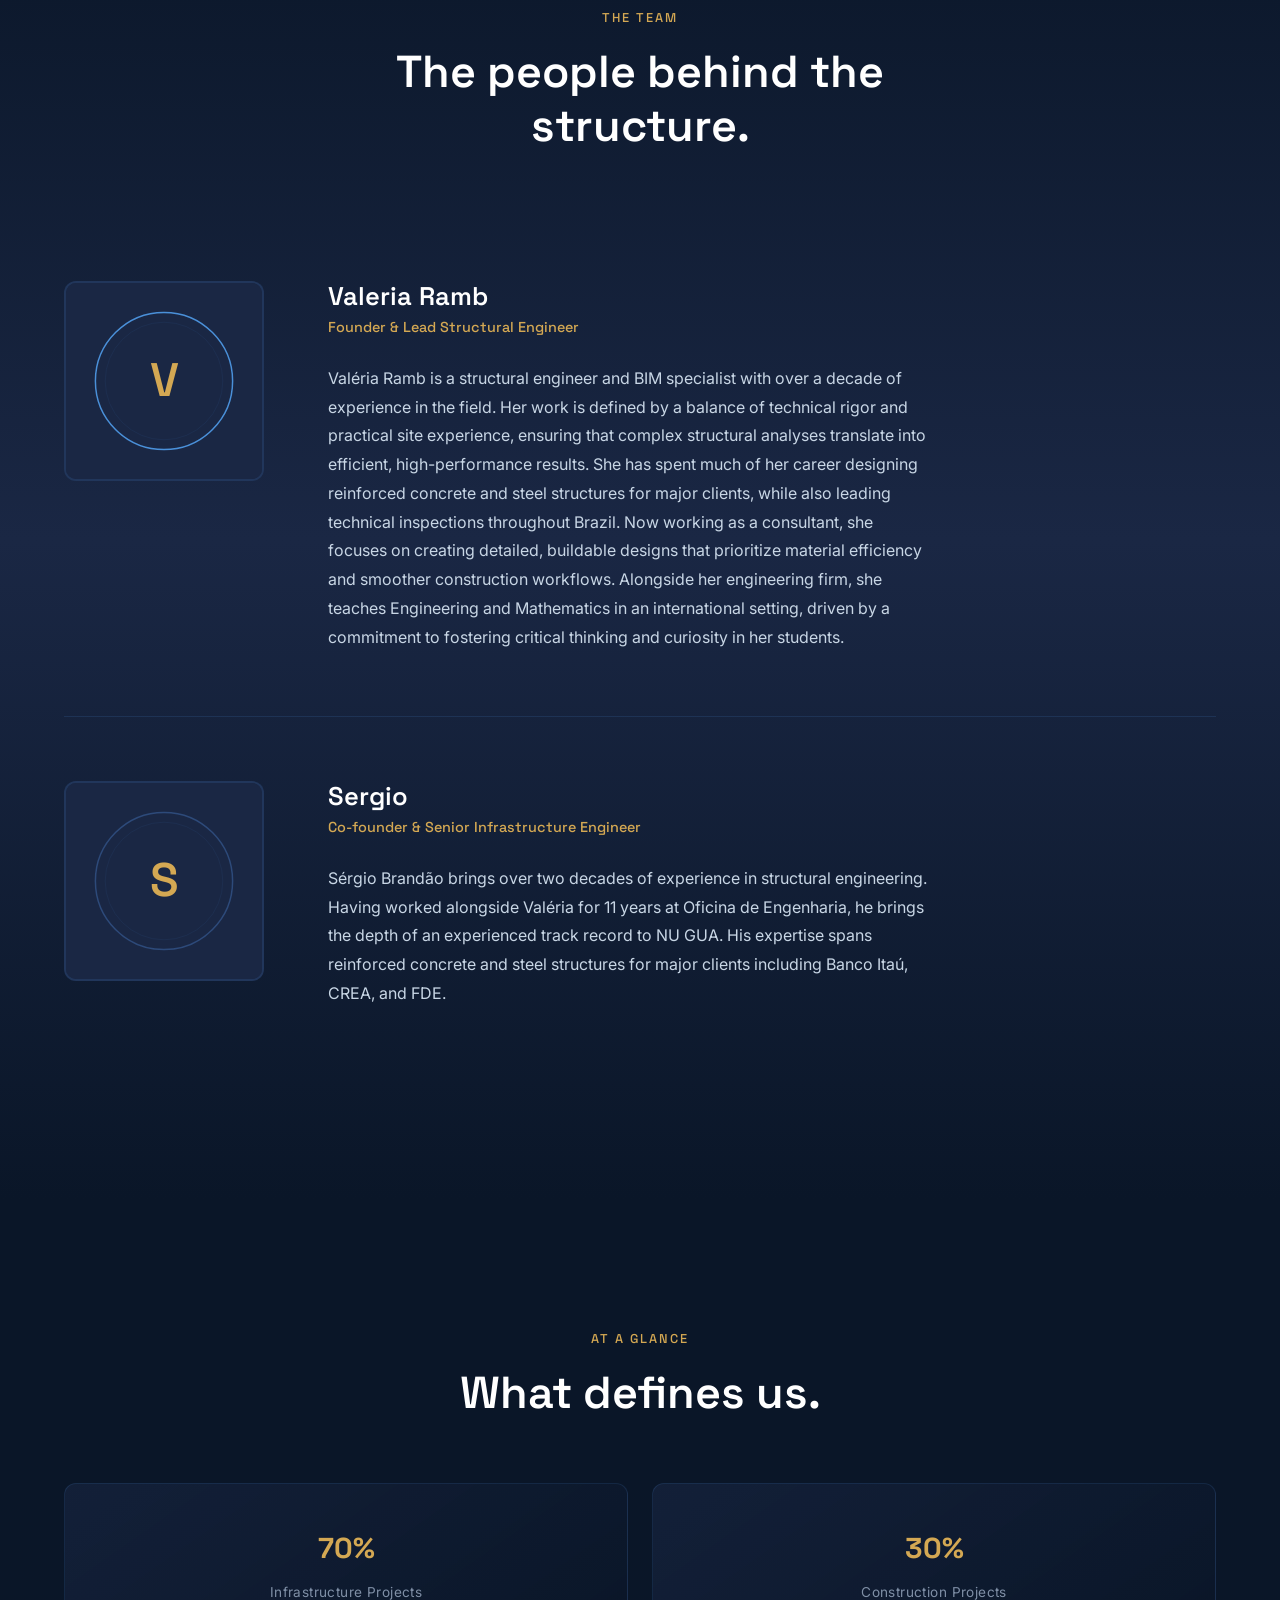
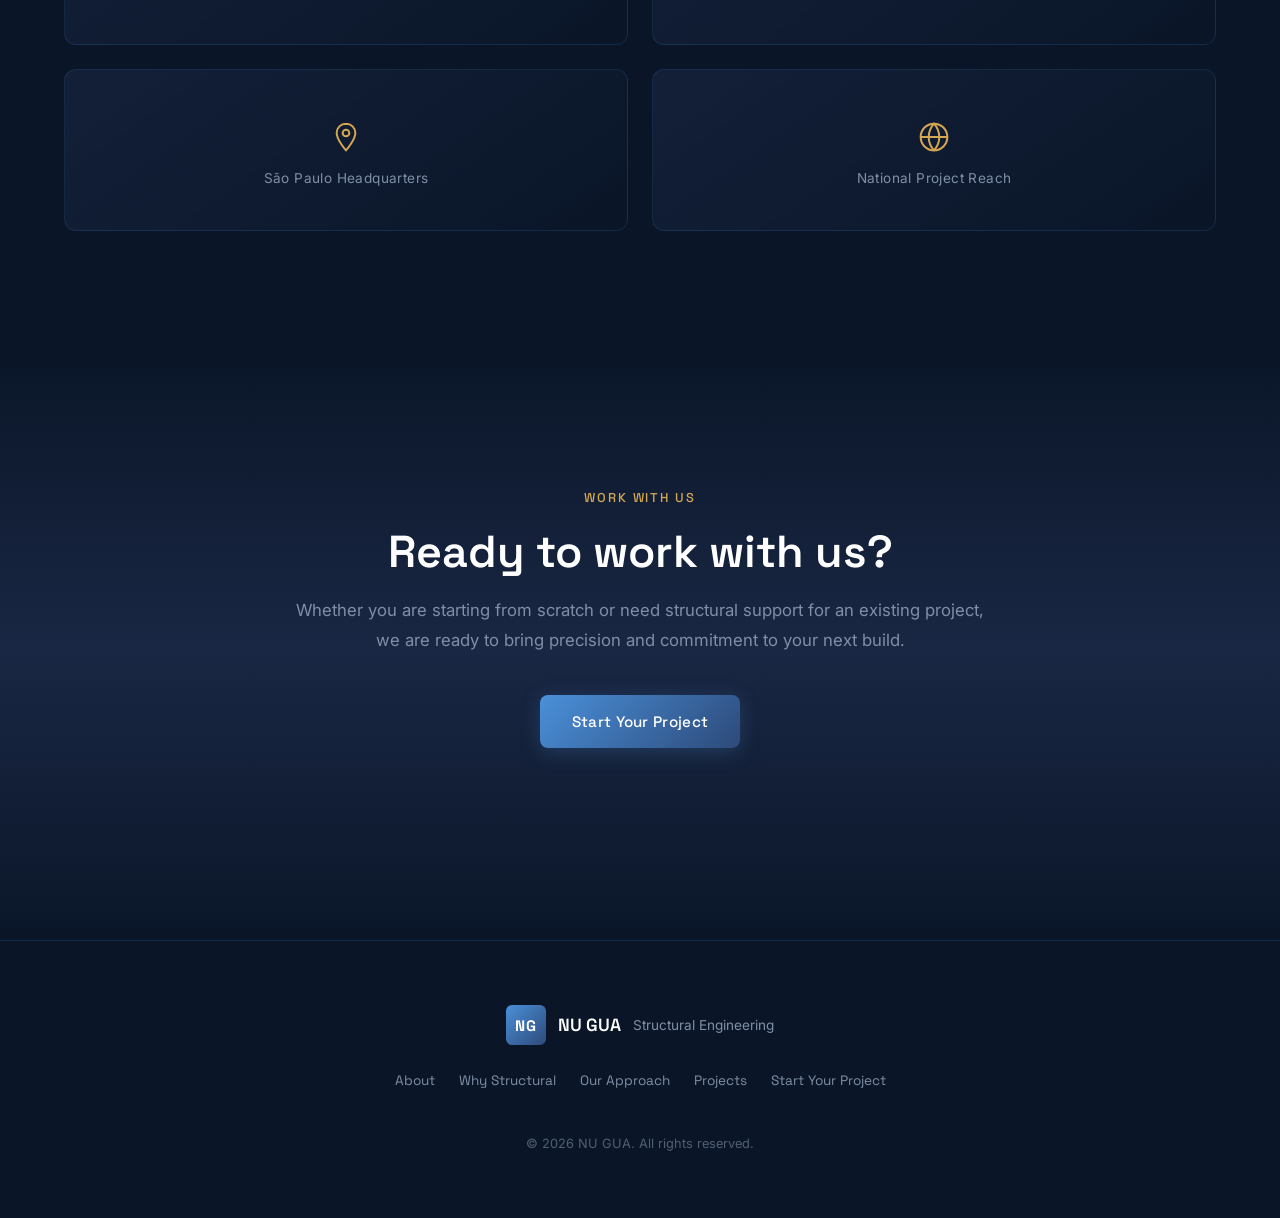
<file: about.html>
<!DOCTYPE html>
<html lang="en" data-lang="en">
<head>
    <meta charset="UTF-8">
    <meta name="viewport" content="width=device-width, initial-scale=1.0">
    <title>About &mdash; NU GUA</title>
    <meta name="description" content="Meet the team behind NU GUA. Structural engineering with big-picture thinking, led by Valeria Ramb from S&atilde;o Paulo, Brazil.">
    <link rel="preconnect" href="https://fonts.googleapis.com">
    <link rel="preconnect" href="https://fonts.gstatic.com" crossorigin>
    <link href="https://fonts.googleapis.com/css2?family=Space+Grotesk:wght@300;400;500;600;700&family=Inter:wght@300;400;500;600&display=swap" rel="stylesheet">
    <link rel="stylesheet" href="styles.css">
</head>
<body>

    <!-- ========== NAVIGATION ========== -->
    <nav class="nav" id="nav">
        <div class="nav__container">
            <a href="index.html" class="nav__logo">
                <span class="nav__logo-mark">NG</span>
                <span class="nav__logo-text">NU GUA</span>
            </a>
            <button class="nav__toggle" id="navToggle" aria-label="Toggle menu">
                <span></span><span></span><span></span>
            </button>
            <div class="nav__menu" id="navMenu">
                <ul class="nav__list">
                    <li><a href="about.html" class="nav__link" data-en="About" data-pt="Sobre" data-es="Acerca" data-zh="关于">About</a></li>
                    <li><a href="why-structural.html" class="nav__link" data-en="Why Structural" data-pt="Por Que Estrutural" data-es="Por Qué Estructural" data-zh="为何结构">Why Structural</a></li>
                    <li><a href="approach.html" class="nav__link" data-en="Our Approach" data-pt="Nossa Abordagem" data-es="Nuestro Enfoque" data-zh="我们的方法">Our Approach</a></li>
                    <li><a href="projects.html" class="nav__link" data-en="Projects" data-pt="Projetos" data-es="Proyectos" data-zh="项目">Projects</a></li>
                    <li><a href="start-project.html" class="nav__link nav__link--cta" data-en="Start Your Project" data-pt="Inicie Seu Projeto" data-es="Inicie Su Proyecto" data-zh="开始您的项目">Start Your Project</a></li>
                </ul>
            </div>
            <button class="nav__lang" id="langToggle" aria-label="Toggle language">
                <span class="nav__lang-option nav__lang-option--active" data-value="en">EN</span>
                <span class="nav__lang-divider">/</span>
                <span class="nav__lang-option" data-value="pt">PT</span>
                <span class="nav__lang-divider">/</span>
                <span class="nav__lang-option" data-value="es">ES</span>
                <span class="nav__lang-divider">/</span>
                <span class="nav__lang-option" data-value="zh">ZH</span>
            </button>
        </div>
    </nav>

    <!-- ========== PAGE HEADER ========== -->
    <section class="page-header">
        <div class="container">
            <div class="page-header__content fade-in">
                <p class="section__label" data-en="Who We Are" data-pt="Quem Somos">Who We Are</p>
                <h1 class="section__title" data-en="An organization built for precision." data-pt="Uma organiza&ccedil;&atilde;o constru&iacute;da para precis&atilde;o.">An organization built for precision.</h1>
                <p class="section__subtitle" data-en="NU GUA is a structural engineering firm headquartered in S&atilde;o Paulo, delivering infrastructure and construction projects at national scale. We combine deep technical expertise with big-picture thinking to ensure every structure we touch is safe, efficient, and built to last." data-pt="NU GUA &eacute; uma empresa de engenharia estrutural com sede em S&atilde;o Paulo, entregando projetos de infraestrutura e constru&ccedil;&atilde;o em escala nacional. Combinamos profundo conhecimento t&eacute;cnico com vis&atilde;o ampla para garantir que cada estrutura que tocamos seja segura, eficiente e constru&iacute;da para durar.">NU GUA is a structural engineering firm headquartered in S&atilde;o Paulo, delivering infrastructure and construction projects at national scale. We combine deep technical expertise with big-picture thinking to ensure every structure we touch is safe, efficient, and built to last.</p>
            </div>
        </div>
    </section>

    <!-- ========== THE NU GUA STORY ========== -->
    <section class="section">
        <div class="container">
            <div class="section__header fade-in">
                <p class="section__label" data-en="The Origin" data-pt="A Origem">The Origin</p>
                <h2 class="section__title" data-en="The Nu Gua Story" data-pt="A Hist&oacute;ria de Nu Gua">The Nu Gua Story</h2>
            </div>
            <div class="origin fade-in">
                <div class="origin__text">
                    <p data-en="In Chinese mythology, Nu Gua is the goddess who repaired the pillars of heaven when they cracked and the corners of the earth when they broke. She melted down five-colored stones to patch the sky, and she cut the legs of a giant tortoise to use as new pillars holding the heavens in place." data-pt="Na mitologia chinesa, Nu Gua &eacute; a deusa que reparou os pilares do c&eacute;u quando racharam e os cantos da terra quando se quebraram. Ela derreteu pedras de cinco cores para remendar o c&eacute;u e cortou as pernas de uma tartaruga gigante para usar como novos pilares sustentando os c&eacute;us.">In Chinese mythology, Nu Gua is the goddess who repaired the pillars of heaven when they cracked and the corners of the earth when they broke. She melted down five-colored stones to patch the sky, and she cut the legs of a giant tortoise to use as new pillars holding the heavens in place.</p>
                    <p data-en="She didn&rsquo;t just repair &mdash; she built. Legend says she constructed a palace that became the prototype for the first walled cities, establishing the foundations of civilization itself." data-pt="Ela n&atilde;o apenas reparou &mdash; ela construiu. A lenda diz que ela construiu um pal&aacute;cio que se tornou o prot&oacute;tipo das primeiras cidades muradas, estabelecendo as funda&ccedil;&otilde;es da pr&oacute;pria civiliza&ccedil;&atilde;o.">She didn&rsquo;t just repair &mdash; she built. Legend says she constructed a palace that became the prototype for the first walled cities, establishing the foundations of civilization itself.</p>
                    <p data-en="Like Nu Gua, we repair, we build, and we hold things together. We take what is broken and make it whole. We take what exists only on paper and make it stand. That is the work of structural engineering &mdash; invisible when done right, essential always." data-pt="Como Nu Gua, n&oacute;s reparamos, constru&iacute;mos e mantemos tudo unido. Pegamos o que est&aacute; quebrado e tornamos inteiro. Pegamos o que existe apenas no papel e fazemos ficar de p&eacute;. Esse &eacute; o trabalho da engenharia estrutural &mdash; invis&iacute;vel quando bem feito, essencial sempre.">Like Nu Gua, we repair, we build, and we hold things together. We take what is broken and make it whole. We take what exists only on paper and make it stand. That is the work of structural engineering &mdash; invisible when done right, essential always.</p>
                    <blockquote class="origin__quote" data-en="&ldquo;She repaired the pillars of heaven and the broken corners of earth.&rdquo;" data-pt="&ldquo;Ela reparou os pilares do c&eacute;u e os cantos quebrados da terra.&rdquo;">&ldquo;She repaired the pillars of heaven and the broken corners of earth.&rdquo;</blockquote>
                </div>
                <div class="origin__visual">
                    <!-- Decorative SVG: Columns / Pillars motif -->
                    <svg viewBox="0 0 400 400" xmlns="http://www.w3.org/2000/svg" style="width:100%;max-width:360px;color:var(--color-accent);">
                        <!-- Base platform -->
                        <rect x="40" y="340" width="320" height="12" rx="2" fill="none" stroke="currentColor" stroke-width="1.5"/>
                        <rect x="30" y="352" width="340" height="8" rx="2" fill="none" stroke="currentColor" stroke-width="1"/>
                        <!-- Top entablature -->
                        <rect x="40" y="60" width="320" height="12" rx="2" fill="none" stroke="currentColor" stroke-width="1.5"/>
                        <rect x="30" y="48" width="340" height="12" rx="2" fill="none" stroke="currentColor" stroke-width="1"/>
                        <!-- Pediment triangle -->
                        <polygon points="200,10 50,48 350,48" fill="none" stroke="currentColor" stroke-width="1.5"/>
                        <!-- Column 1 -->
                        <rect x="70" y="72" width="24" height="268" rx="3" fill="none" stroke="currentColor" stroke-width="1.2" opacity="0.8"/>
                        <ellipse cx="82" cy="72" rx="12" ry="4" fill="none" stroke="currentColor" stroke-width="0.8"/>
                        <ellipse cx="82" cy="340" rx="12" ry="4" fill="none" stroke="currentColor" stroke-width="0.8"/>
                        <!-- Column 2 -->
                        <rect x="148" y="72" width="24" height="268" rx="3" fill="none" stroke="currentColor" stroke-width="1.2" opacity="0.8"/>
                        <ellipse cx="160" cy="72" rx="12" ry="4" fill="none" stroke="currentColor" stroke-width="0.8"/>
                        <ellipse cx="160" cy="340" rx="12" ry="4" fill="none" stroke="currentColor" stroke-width="0.8"/>
                        <!-- Column 3 -->
                        <rect x="228" y="72" width="24" height="268" rx="3" fill="none" stroke="currentColor" stroke-width="1.2" opacity="0.8"/>
                        <ellipse cx="240" cy="72" rx="12" ry="4" fill="none" stroke="currentColor" stroke-width="0.8"/>
                        <ellipse cx="240" cy="340" rx="12" ry="4" fill="none" stroke="currentColor" stroke-width="0.8"/>
                        <!-- Column 4 -->
                        <rect x="306" y="72" width="24" height="268" rx="3" fill="none" stroke="currentColor" stroke-width="1.2" opacity="0.8"/>
                        <ellipse cx="318" cy="72" rx="12" ry="4" fill="none" stroke="currentColor" stroke-width="0.8"/>
                        <ellipse cx="318" cy="340" rx="12" ry="4" fill="none" stroke="currentColor" stroke-width="0.8"/>
                        <!-- Decorative fluting lines on columns -->
                        <line x1="78" y1="80" x2="78" y2="332" stroke="currentColor" stroke-width="0.3" opacity="0.4"/>
                        <line x1="86" y1="80" x2="86" y2="332" stroke="currentColor" stroke-width="0.3" opacity="0.4"/>
                        <line x1="156" y1="80" x2="156" y2="332" stroke="currentColor" stroke-width="0.3" opacity="0.4"/>
                        <line x1="164" y1="80" x2="164" y2="332" stroke="currentColor" stroke-width="0.3" opacity="0.4"/>
                        <line x1="236" y1="80" x2="236" y2="332" stroke="currentColor" stroke-width="0.3" opacity="0.4"/>
                        <line x1="244" y1="80" x2="244" y2="332" stroke="currentColor" stroke-width="0.3" opacity="0.4"/>
                        <line x1="314" y1="80" x2="314" y2="332" stroke="currentColor" stroke-width="0.3" opacity="0.4"/>
                        <line x1="322" y1="80" x2="322" y2="332" stroke="currentColor" stroke-width="0.3" opacity="0.4"/>
                        <!-- Stars in pediment -->
                        <circle cx="200" cy="32" r="3" fill="currentColor" opacity="0.6"/>
                        <circle cx="170" cy="38" r="2" fill="currentColor" opacity="0.3"/>
                        <circle cx="230" cy="38" r="2" fill="currentColor" opacity="0.3"/>
                    </svg>
                </div>
            </div>
        </div>
    </section>

    <!-- ========== THE TEAM ========== -->
    <section class="section section--alt">
        <div class="container">
            <div class="section__header fade-in">
                <p class="section__label" data-en="The Team" data-pt="A Equipe">The Team</p>
                <h2 class="section__title" data-en="The people behind the structure." data-pt="As pessoas por tr&aacute;s da estrutura.">The people behind the structure.</h2>
            </div>

            <!-- Valeria Ramb -->
            <div class="team-member fade-in">
                <div class="team-member__avatar">
                    <svg viewBox="0 0 200 200" xmlns="http://www.w3.org/2000/svg">
                        <rect width="200" height="200" fill="var(--color-dark)"/>
                        <circle cx="100" cy="100" r="70" fill="none" stroke="var(--color-accent)" stroke-width="1.5"/>
                        <circle cx="100" cy="100" r="60" fill="none" stroke="var(--color-border)" stroke-width="0.5"/>
                        <text x="100" y="115" text-anchor="middle" font-family="Space Grotesk, sans-serif" font-size="48" font-weight="600" fill="var(--color-warm)">V</text>
                    </svg>
                </div>
                <div class="team-member__info">
                    <h3 class="team-member__name" data-en="Valeria Ramb" data-pt="Valeria Ramb">Valeria Ramb</h3>
                    <p class="team-member__role" data-en="Founder &amp; Lead Structural Engineer" data-pt="Fundadora &amp; Engenheira Estrutural L&iacute;der">Founder &amp; Lead Structural Engineer</p>
                    <p class="team-member__bio" data-en="Val&eacute;ria Ramb is a structural engineer and BIM specialist with over a decade of experience in the field. Her work is defined by a balance of technical rigor and practical site experience, ensuring that complex structural analyses translate into efficient, high-performance results. She has spent much of her career designing reinforced concrete and steel structures for major clients, while also leading technical inspections throughout Brazil. Now working as a consultant, she focuses on creating detailed, buildable designs that prioritize material efficiency and smoother construction workflows. Alongside her engineering firm, she teaches Engineering and Mathematics in an international setting, driven by a commitment to fostering critical thinking and curiosity in her students." data-pt="Valeria fundou a NU GUA porque percebeu que j&aacute; estava fazendo o trabalho de lideran&ccedil;a &mdash; gerenciando projetos de ponta a ponta, coordenando equipes e tomando decis&otilde;es t&eacute;cnicas cr&iacute;ticas. Ela estava pronta para fazer isso por conta pr&oacute;pria. Sua vis&atilde;o est&aacute; enraizada no pensamento amplo: ela n&atilde;o simplesmente calcula cargas e desenha armaduras. Ela olha para todo o ecossistema do projeto &mdash; a inten&ccedil;&atilde;o do arquiteto, as restri&ccedil;&otilde;es do empreiteiro, o cen&aacute;rio regulat&oacute;rio e o cronograma &mdash; e encontra o caminho que mant&eacute;m tudo unido. Valeria est&aacute; pessoalmente envolvida em cada projeto que a NU GUA assume, trabalhando em todo o Brasil em escala nacional. Para ela, engenharia estrutural n&atilde;o &eacute; um servi&ccedil;o comoditizado. &Eacute; um compromisso de acertar os detalhes para que tudo acima deles possa se manter com confian&ccedil;a.">Val&eacute;ria Ramb is a structural engineer and BIM specialist with over a decade of experience in the field. Her work is defined by a balance of technical rigor and practical site experience, ensuring that complex structural analyses translate into efficient, high-performance results. She has spent much of her career designing reinforced concrete and steel structures for major clients, while also leading technical inspections throughout Brazil. Now working as a consultant, she focuses on creating detailed, buildable designs that prioritize material efficiency and smoother construction workflows. Alongside her engineering firm, she teaches Engineering and Mathematics in an international setting, driven by a commitment to fostering critical thinking and curiosity in her students.</p>
                </div>
            </div>

            <!-- Sergio -->
            <div class="team-member fade-in">
                <div class="team-member__avatar">
                    <svg viewBox="0 0 200 200" xmlns="http://www.w3.org/2000/svg">
                        <rect width="200" height="200" fill="var(--color-dark)"/>
                        <circle cx="100" cy="100" r="70" fill="none" stroke="var(--color-medium)" stroke-width="1.5"/>
                        <circle cx="100" cy="100" r="60" fill="none" stroke="var(--color-border)" stroke-width="0.5"/>
                        <text x="100" y="115" text-anchor="middle" font-family="Space Grotesk, sans-serif" font-size="48" font-weight="600" fill="var(--color-warm)">S</text>
                    </svg>
                </div>
                <div class="team-member__info">
                    <h3 class="team-member__name" data-en="Sergio" data-pt="Sergio">Sergio</h3>
                    <p class="team-member__role" data-en="Co-founder &amp; Senior Infrastructure Engineer" data-pt="Engenheiro S&ecirc;nior de Infraestrutura">Co-founder &amp; Senior Infrastructure Engineer</p>
                    <p class="team-member__bio" data-en="S&eacute;rgio Brand&atilde;o brings over two decades of experience in structural engineering. Having worked alongside Val&eacute;ria for 11 years at Oficina de Engenharia, he brings the depth of an experienced track record to NU GUA. His expertise spans reinforced concrete and steel structures for major clients including Banco Ita&uacute;, CREA, and FDE." data-pt="Sergio traz um enorme hist&oacute;rico em engenharia de infraestrutura para a NU GUA &mdash; um curr&iacute;culo t&atilde;o extenso que n&atilde;o cabe no papel. Sua carreira abrange d&eacute;cadas de rodovias, pontes, sistemas de drenagem, muros de conten&ccedil;&atilde;o e obras civis de grande escala em todo o Brasil. Como membro-chave da equipe NU GUA, Sergio opera sob a lideran&ccedil;a de Valeria, trazendo o tipo de conhecimento profundo de campo e rigor t&eacute;cnico que s&oacute; vem de anos de trabalho pr&aacute;tico em infraestrutura. Sua experi&ecirc;ncia d&aacute; &agrave; NU GUA uma vantagem decisiva em projetos complexos onde a expertise em infraestrutura &eacute; a diferen&ccedil;a entre um projeto que funciona e um que falha.">S&eacute;rgio Brand&atilde;o brings over two decades of experience in structural engineering. Having worked alongside Val&eacute;ria for 11 years at Oficina de Engenharia, he brings the depth of an experienced track record to NU GUA. His expertise spans reinforced concrete and steel structures for major clients including Banco Ita&uacute;, CREA, and FDE.</p>
                </div>
            </div>
        </div>
    </section>

    <!-- ========== COMPANY STATS ========== -->
    <section class="section">
        <div class="container">
            <div class="section__header fade-in">
                <p class="section__label" data-en="At a Glance" data-pt="Em N&uacute;meros">At a Glance</p>
                <h2 class="section__title" data-en="What defines us." data-pt="O que nos define.">What defines us.</h2>
            </div>
            <div class="about__stats fade-in">
                <div class="about__stat">
                    <span class="about__stat-number" data-en="70%" data-pt="70%">70%</span>
                    <span class="about__stat-label" data-en="Infrastructure Projects" data-pt="Projetos de Infraestrutura">Infrastructure Projects</span>
                </div>
                <div class="about__stat">
                    <span class="about__stat-number" data-en="30%" data-pt="30%">30%</span>
                    <span class="about__stat-label" data-en="Construction Projects" data-pt="Projetos de Constru&ccedil;&atilde;o">Construction Projects</span>
                </div>
                <div class="about__stat">
                    <span class="about__stat-number">
                        <svg viewBox="0 0 24 24" width="32" height="32" fill="none" stroke="currentColor" stroke-width="1.5" style="display:inline;vertical-align:middle;">
                            <path d="M12 2C8.13 2 5 5.13 5 9c0 5.25 7 13 7 13s7-7.75 7-13c0-3.87-3.13-7-7-7z"/>
                            <circle cx="12" cy="9" r="2.5"/>
                        </svg>
                    </span>
                    <span class="about__stat-label" data-en="S&atilde;o Paulo Headquarters" data-pt="Sede em S&atilde;o Paulo">S&atilde;o Paulo Headquarters</span>
                </div>
                <div class="about__stat">
                    <span class="about__stat-number">
                        <svg viewBox="0 0 24 24" width="32" height="32" fill="none" stroke="currentColor" stroke-width="1.5" style="display:inline;vertical-align:middle;">
                            <circle cx="12" cy="12" r="10"/>
                            <path d="M2 12h20M12 2a15.3 15.3 0 0 1 4 10 15.3 15.3 0 0 1-4 10 15.3 15.3 0 0 1-4-10A15.3 15.3 0 0 1 12 2z"/>
                        </svg>
                    </span>
                    <span class="about__stat-label" data-en="National Project Reach" data-pt="Alcance Nacional de Projetos">National Project Reach</span>
                </div>
            </div>
        </div>
    </section>

    <!-- ========== CTA ========== -->
    <section class="section section--alt">
        <div class="container">
            <div class="section__header fade-in">
                <p class="section__label" data-en="Work With Us" data-pt="Trabalhe Conosco">Work With Us</p>
                <h2 class="section__title" data-en="Ready to work with us?" data-pt="Pronto para trabalhar conosco?">Ready to work with us?</h2>
                <p class="section__subtitle" data-en="Whether you are starting from scratch or need structural support for an existing project, we are ready to bring precision and commitment to your next build." data-pt="Seja come&ccedil;ando do zero ou precisando de suporte estrutural para um projeto existente, estamos prontos para trazer precis&atilde;o e compromisso para sua pr&oacute;xima obra.">Whether you are starting from scratch or need structural support for an existing project, we are ready to bring precision and commitment to your next build.</p>
                <div style="margin-top:var(--space-lg);">
                    <a href="start-project.html" class="btn btn--primary" data-en="Start Your Project" data-pt="Inicie Seu Projeto">Start Your Project</a>
                </div>
            </div>
        </div>
    </section>

    <!-- ========== FOOTER ========== -->
    <footer class="footer">
        <div class="container">
            <div class="footer__content">
                <div class="footer__brand">
                    <span class="nav__logo-mark">NG</span>
                    <span class="footer__name">NU GUA</span>
                    <p class="footer__tagline" data-en="Structural Engineering" data-pt="Servi&ccedil;o Estrutural" data-es="Ingenier&iacute;a Estructural" data-zh="结构工程">Structural Engineering</p>
                </div>
                <div class="footer__links">
                    <a href="about.html" data-en="About" data-pt="Sobre">About</a>
                    <a href="why-structural.html" data-en="Why Structural" data-pt="Por Que Estrutural">Why Structural</a>
                    <a href="approach.html" data-en="Our Approach" data-pt="Nossa Abordagem">Our Approach</a>
                    <a href="projects.html" data-en="Projects" data-pt="Projetos">Projects</a>
                    <a href="start-project.html" data-en="Start Your Project" data-pt="Inicie Seu Projeto">Start Your Project</a>
                </div>
                <p class="footer__copy" data-en="&copy; 2026 NU GUA. All rights reserved." data-pt="&copy; 2026 NU GUA. Todos os direitos reservados." data-es="&copy; 2026 NU GUA. Todos los derechos reservados." data-zh="&copy; 2026 NU GUA. 版权所有。">&copy; 2026 NU GUA. All rights reserved.</p>
            </div>
        </div>
    </footer>

    <script src="script.js"></script>
</body>
</html>
</file>
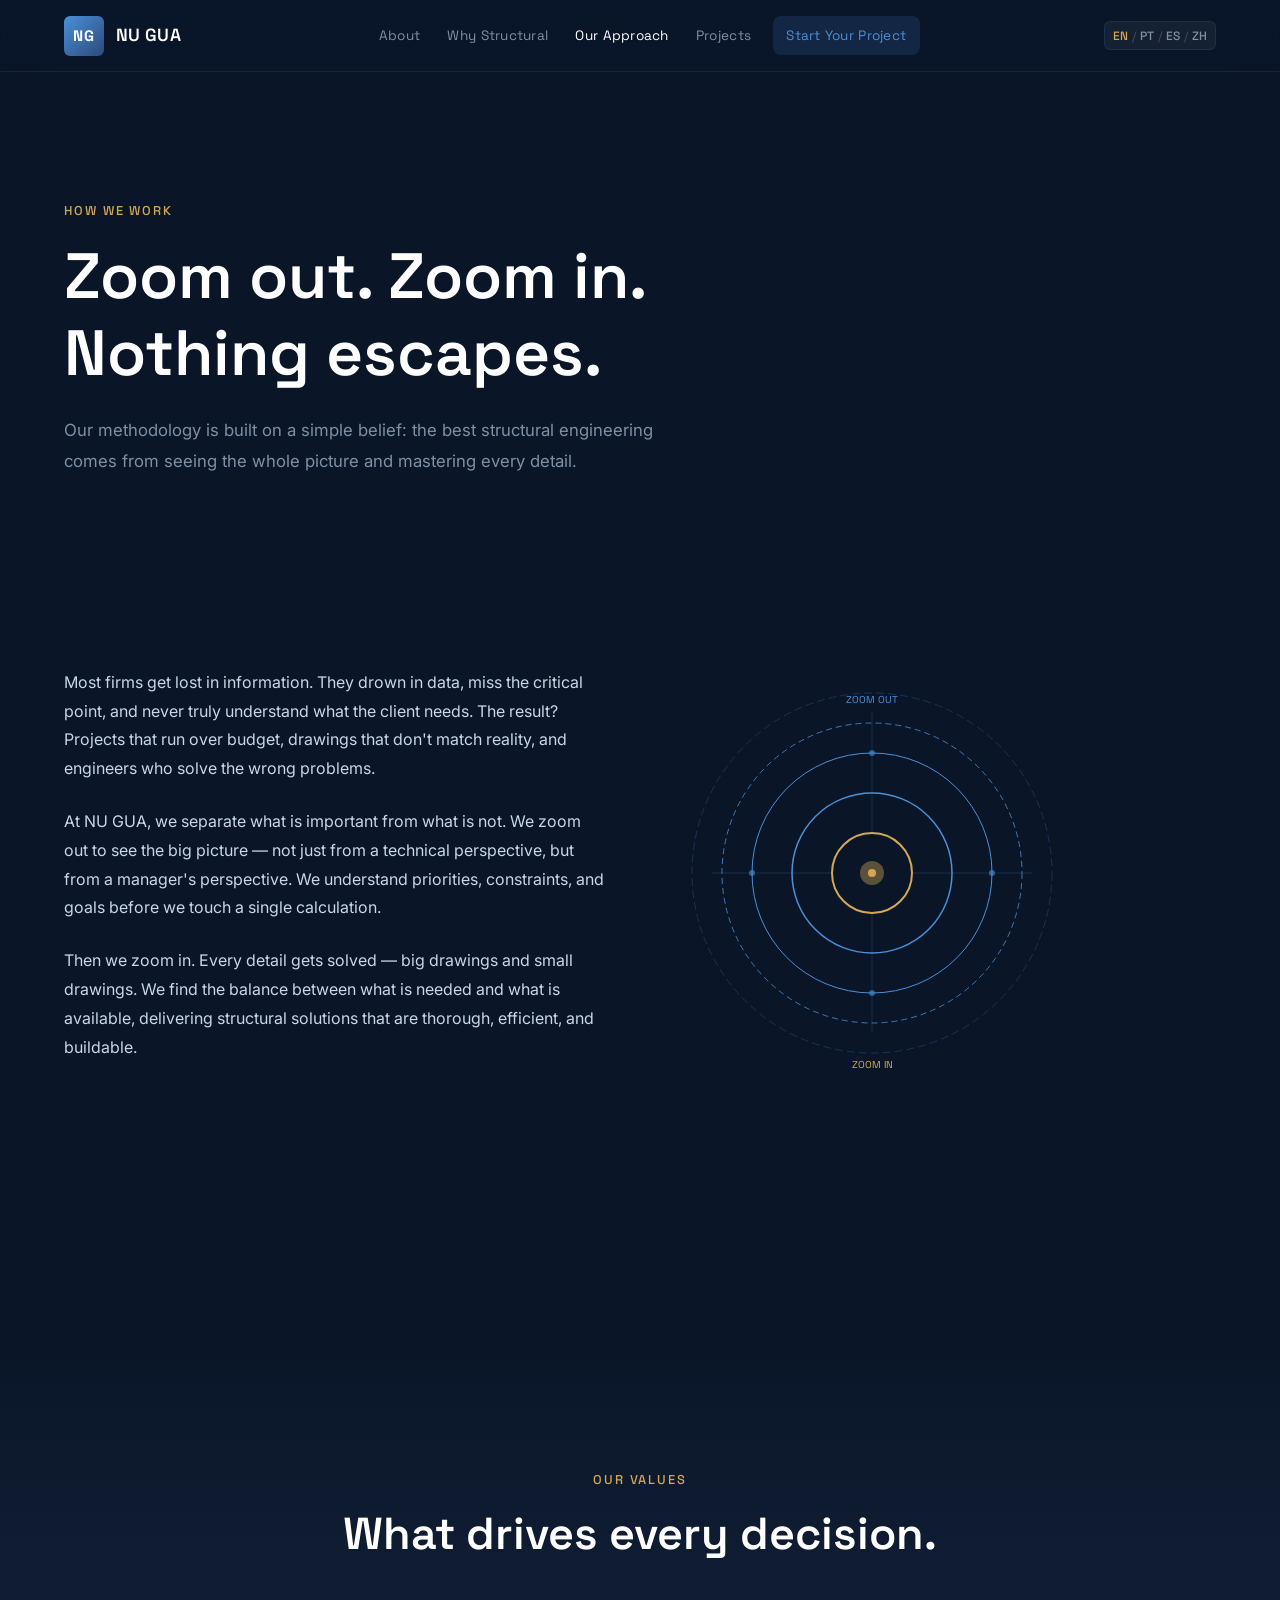
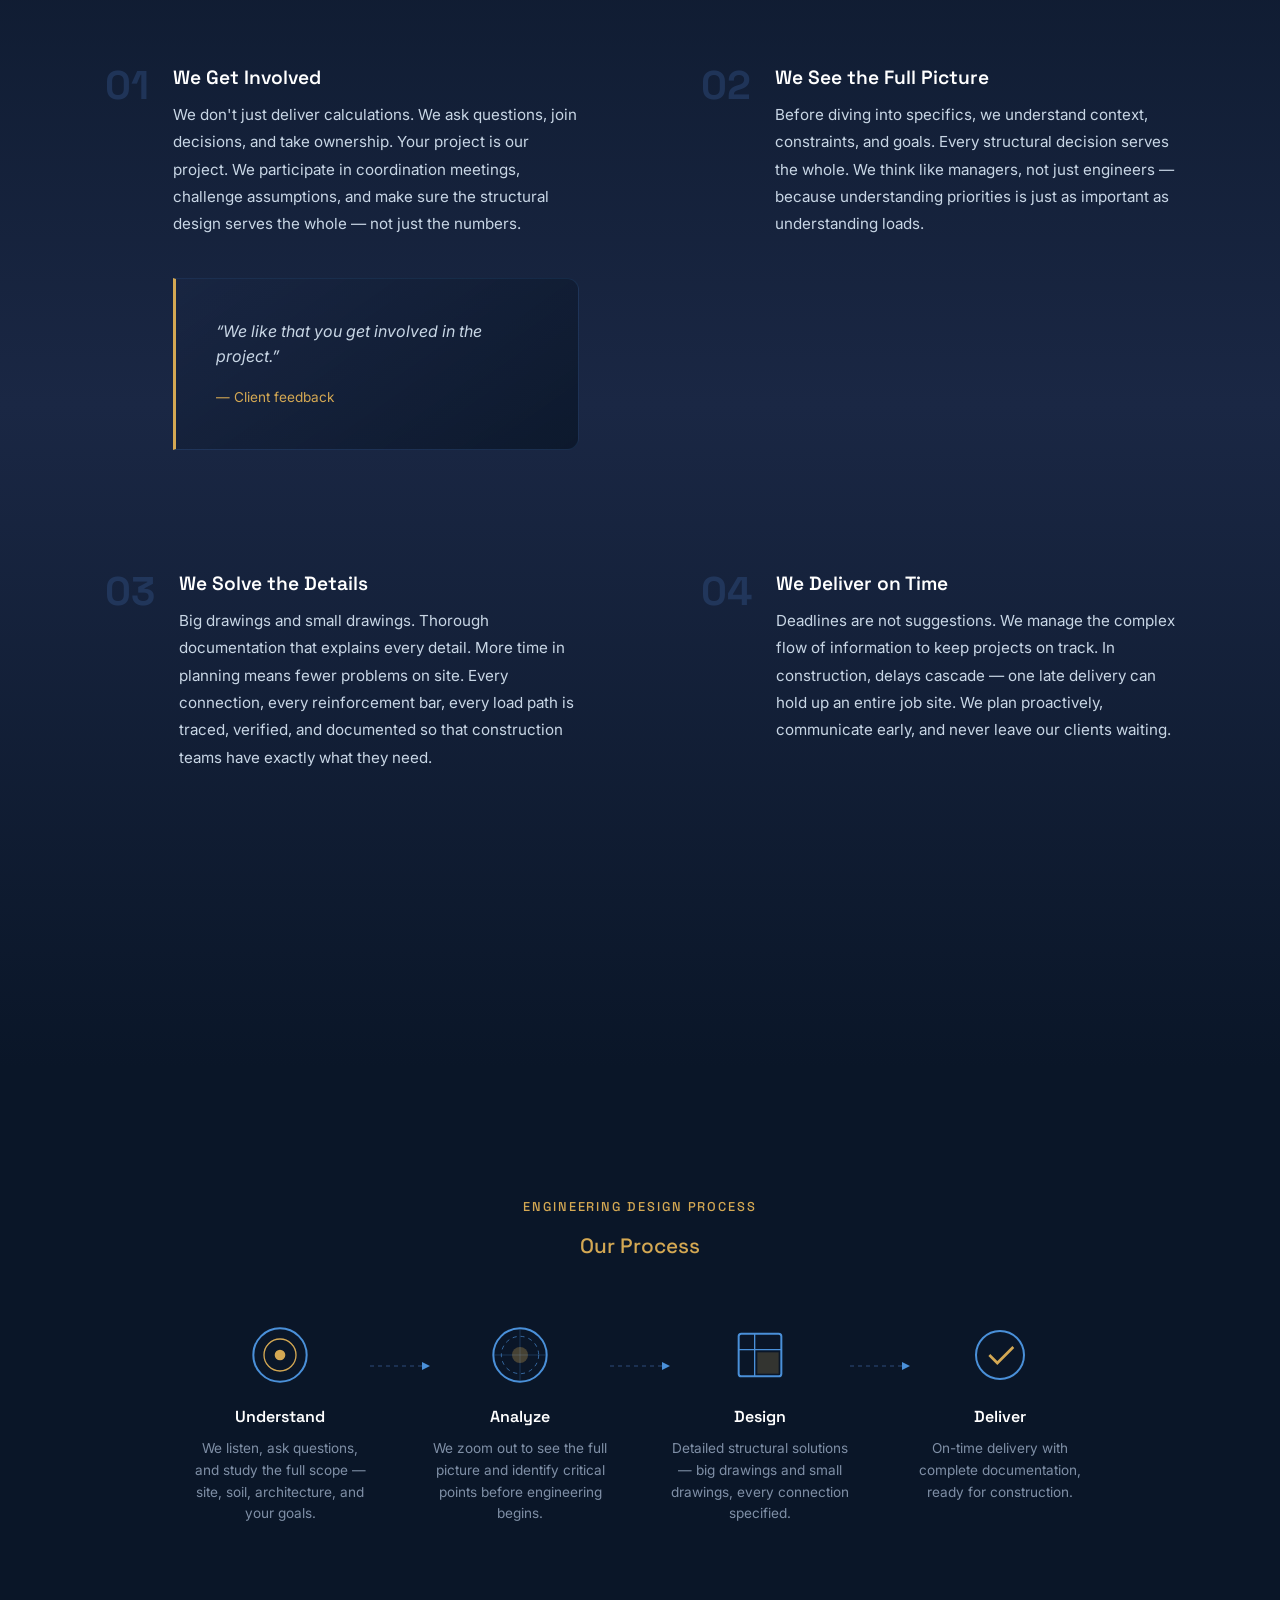
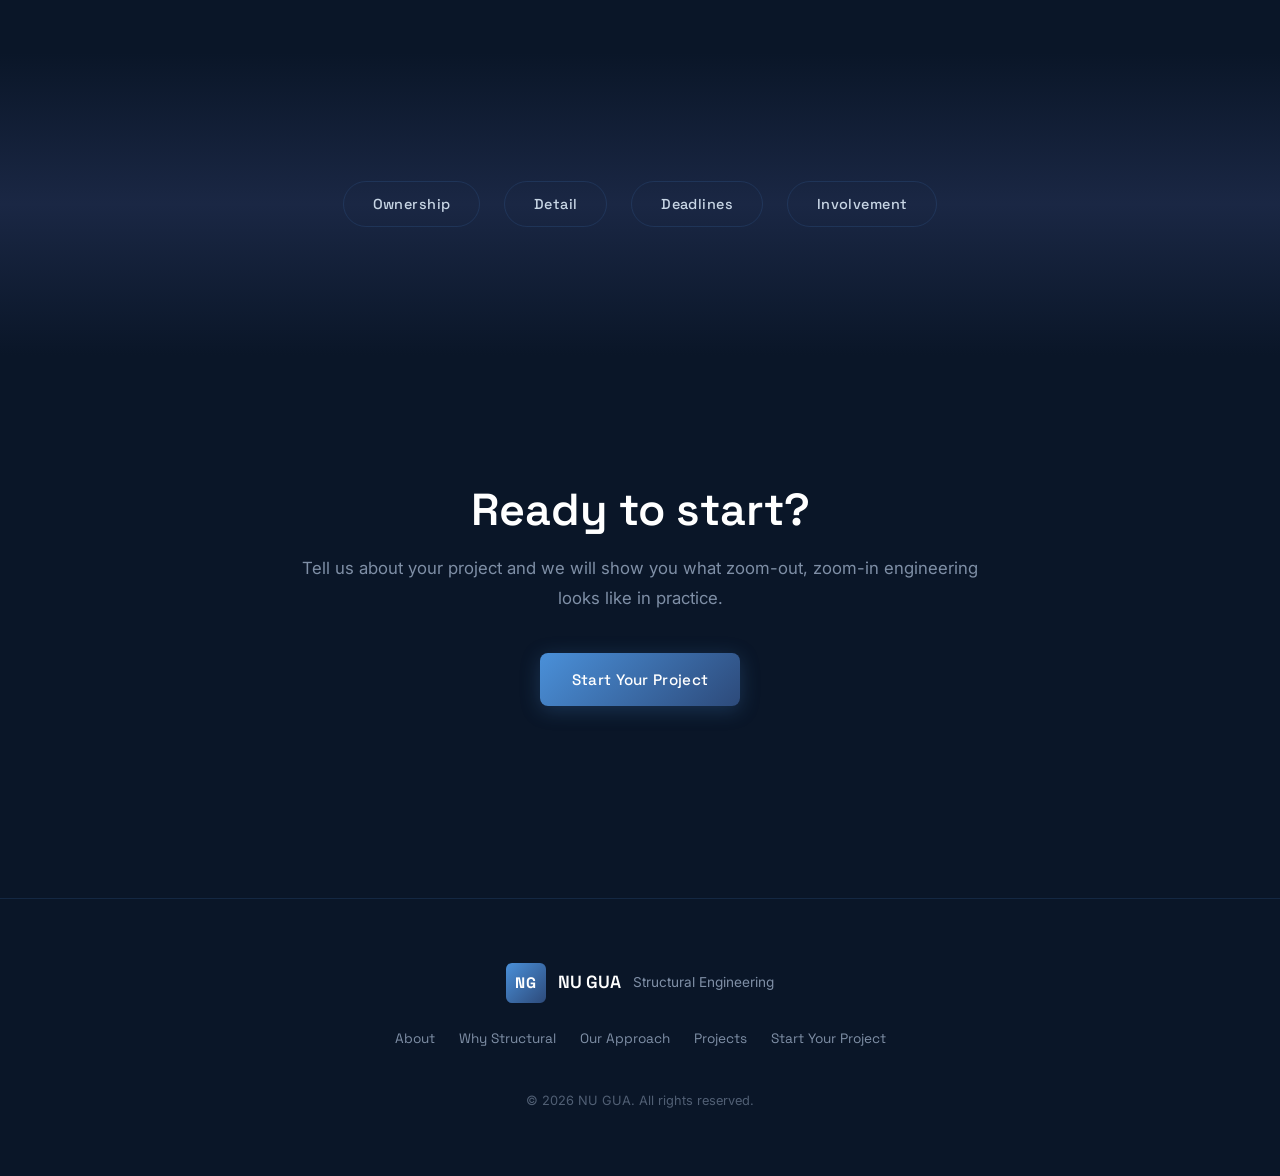
<file: approach.html>
<!DOCTYPE html>
<html lang="en" data-lang="en">
<head>
    <meta charset="UTF-8">
    <meta name="viewport" content="width=device-width, initial-scale=1.0">
    <title>Our Approach — NU GUA</title>
    <meta name="description" content="How NU GUA works — our zoom-out, zoom-in methodology for structural engineering. Ownership, detail, deadlines, and involvement in every project.">
    <link rel="preconnect" href="https://fonts.googleapis.com">
    <link rel="preconnect" href="https://fonts.gstatic.com" crossorigin>
    <link href="https://fonts.googleapis.com/css2?family=Space+Grotesk:wght@300;400;500;600;700&family=Inter:wght@300;400;500;600&display=swap" rel="stylesheet">
    <link rel="stylesheet" href="styles.css">
</head>
<body>

    <!-- ========== NAVIGATION ========== -->
    <nav class="nav" id="nav">
        <div class="nav__container">
            <a href="index.html" class="nav__logo">
                <span class="nav__logo-mark">NG</span>
                <span class="nav__logo-text">NU GUA</span>
            </a>
            <button class="nav__toggle" id="navToggle" aria-label="Toggle menu">
                <span></span><span></span><span></span>
            </button>
            <div class="nav__menu" id="navMenu">
                <ul class="nav__list">
                    <li><a href="about.html" class="nav__link" data-en="About" data-pt="Sobre" data-es="Acerca" data-zh="关于">About</a></li>
                    <li><a href="why-structural.html" class="nav__link" data-en="Why Structural" data-pt="Por Que Estrutural" data-es="Por Qué Estructural" data-zh="为何结构">Why Structural</a></li>
                    <li><a href="approach.html" class="nav__link" data-en="Our Approach" data-pt="Nossa Abordagem" data-es="Nuestro Enfoque" data-zh="我们的方法">Our Approach</a></li>
                    <li><a href="projects.html" class="nav__link" data-en="Projects" data-pt="Projetos" data-es="Proyectos" data-zh="项目">Projects</a></li>
                    <li><a href="start-project.html" class="nav__link nav__link--cta" data-en="Start Your Project" data-pt="Inicie Seu Projeto" data-es="Inicie Su Proyecto" data-zh="开始您的项目">Start Your Project</a></li>
                </ul>
            </div>
            <button class="nav__lang" id="langToggle" aria-label="Toggle language">
                <span class="nav__lang-option nav__lang-option--active" data-value="en">EN</span>
                <span class="nav__lang-divider">/</span>
                <span class="nav__lang-option" data-value="pt">PT</span>
                <span class="nav__lang-divider">/</span>
                <span class="nav__lang-option" data-value="es">ES</span>
                <span class="nav__lang-divider">/</span>
                <span class="nav__lang-option" data-value="zh">ZH</span>
            </button>
        </div>
    </nav>

    <!-- ========== PAGE HEADER ========== -->
    <section class="page-header">
        <div class="container">
            <div class="page-header__content fade-in">
                <p class="section__label" data-en="How We Work" data-pt="Como Trabalhamos">How We Work</p>
                <h1 class="section__title" data-en="Zoom out. Zoom in. Nothing escapes." data-pt="Ampliar. Focar. Nada escapa.">Zoom out. Zoom in. Nothing escapes.</h1>
                <p class="section__subtitle" data-en="Our methodology is built on a simple belief: the best structural engineering comes from seeing the whole picture and mastering every detail." data-pt="Nossa metodologia &eacute; constru&iacute;da sobre uma cren&ccedil;a simples: a melhor engenharia estrutural vem de ver o quadro completo e dominar cada detalhe.">Our methodology is built on a simple belief: the best structural engineering comes from seeing the whole picture and mastering every detail.</p>
            </div>
        </div>
    </section>

    <!-- ========== THE METHODOLOGY ========== -->
    <section class="section">
        <div class="container">
            <div class="methodology fade-in">
                <div class="methodology__text">
                    <p data-en="Most firms get lost in information. They drown in data, miss the critical point, and never truly understand what the client needs. The result? Projects that run over budget, drawings that don't match reality, and engineers who solve the wrong problems." data-pt="A maioria das empresas se perde na informa&ccedil;&atilde;o. Afogam-se em dados, perdem o ponto cr&iacute;tico e nunca entendem realmente o que o cliente precisa. O resultado? Projetos que estouram o or&ccedil;amento, desenhos que n&atilde;o correspondem &agrave; realidade e engenheiros que resolvem os problemas errados.">Most firms get lost in information. They drown in data, miss the critical point, and never truly understand what the client needs. The result? Projects that run over budget, drawings that don't match reality, and engineers who solve the wrong problems.</p>
                    <p data-en="At NU GUA, we separate what is important from what is not. We zoom out to see the big picture &mdash; not just from a technical perspective, but from a manager's perspective. We understand priorities, constraints, and goals before we touch a single calculation." data-pt="Na NU GUA, separamos o que &eacute; importante do que n&atilde;o &eacute;. Ampliamos a vis&atilde;o para ver o quadro completo &mdash; n&atilde;o apenas de uma perspectiva t&eacute;cnica, mas de uma perspectiva gerencial. Entendemos prioridades, restri&ccedil;&otilde;es e objetivos antes de tocar em um &uacute;nico c&aacute;lculo.">At NU GUA, we separate what is important from what is not. We zoom out to see the big picture &mdash; not just from a technical perspective, but from a manager's perspective. We understand priorities, constraints, and goals before we touch a single calculation.</p>
                    <p data-en="Then we zoom in. Every detail gets solved &mdash; big drawings and small drawings. We find the balance between what is needed and what is available, delivering structural solutions that are thorough, efficient, and buildable." data-pt="Ent&atilde;o focamos nos detalhes. Cada detalhe &eacute; resolvido &mdash; desenhos grandes e desenhos pequenos. Encontramos o equil&iacute;brio entre o que &eacute; necess&aacute;rio e o que est&aacute; dispon&iacute;vel, entregando solu&ccedil;&otilde;es estruturais completas, eficientes e construt&iacute;veis.">Then we zoom in. Every detail gets solved &mdash; big drawings and small drawings. We find the balance between what is needed and what is available, delivering structural solutions that are thorough, efficient, and buildable.</p>
                </div>
                <div class="methodology__visual">
                    <svg viewBox="0 0 400 400" xmlns="http://www.w3.org/2000/svg" style="width:100%;max-width:400px;">
                        <!-- Outer ring — zoom out -->
                        <circle cx="200" cy="200" r="180" fill="none" stroke="#2d4a7a" stroke-width="0.5" stroke-dasharray="8 4"/>
                        <circle cx="200" cy="200" r="150" fill="none" stroke="#4a90d9" stroke-width="0.8" stroke-dasharray="6 4"/>
                        <circle cx="200" cy="200" r="120" fill="none" stroke="#4a90d9" stroke-width="1"/>
                        <!-- Middle zone -->
                        <circle cx="200" cy="200" r="80" fill="none" stroke="#4a90d9" stroke-width="1.5"/>
                        <!-- Inner core — zoom in -->
                        <circle cx="200" cy="200" r="40" fill="none" stroke="#d4a853" stroke-width="2"/>
                        <circle cx="200" cy="200" r="12" fill="#d4a853" opacity="0.4"/>
                        <circle cx="200" cy="200" r="4" fill="#d4a853"/>
                        <!-- Crosshairs -->
                        <line x1="200" y1="40" x2="200" y2="160" stroke="#4a90d9" stroke-width="0.5" opacity="0.4"/>
                        <line x1="200" y1="240" x2="200" y2="360" stroke="#4a90d9" stroke-width="0.5" opacity="0.4"/>
                        <line x1="40" y1="200" x2="160" y2="200" stroke="#4a90d9" stroke-width="0.5" opacity="0.4"/>
                        <line x1="240" y1="200" x2="360" y2="200" stroke="#4a90d9" stroke-width="0.5" opacity="0.4"/>
                        <!-- Labels -->
                        <text x="200" y="30" text-anchor="middle" fill="#4a90d9" font-size="10" font-family="Space Grotesk" data-en="ZOOM OUT" data-pt="AMPLIAR">ZOOM OUT</text>
                        <text x="200" y="395" text-anchor="middle" fill="#d4a853" font-size="10" font-family="Space Grotesk" data-en="ZOOM IN" data-pt="FOCAR">ZOOM IN</text>
                        <!-- Structural nodes -->
                        <circle cx="200" cy="80" r="3" fill="#4a90d9" opacity="0.6"/>
                        <circle cx="200" cy="320" r="3" fill="#4a90d9" opacity="0.6"/>
                        <circle cx="80" cy="200" r="3" fill="#4a90d9" opacity="0.6"/>
                        <circle cx="320" cy="200" r="3" fill="#4a90d9" opacity="0.6"/>
                    </svg>
                </div>
            </div>
        </div>
    </section>

    <!-- ========== OUR VALUES ========== -->
    <section class="section section--alt">
        <div class="container">
            <div class="section__header fade-in">
                <p class="section__label" data-en="Our Values" data-pt="Nossos Valores">Our Values</p>
                <h2 class="section__title" data-en="What drives every decision." data-pt="O que guia cada decis&atilde;o.">What drives every decision.</h2>
            </div>
            <div class="approach__values">
                <div class="approach__value fade-in">
                    <div class="approach__number">01</div>
                    <div class="approach__content">
                        <h3 class="approach__value-title" data-en="We Get Involved" data-pt="N&oacute;s Nos Envolvemos">We Get Involved</h3>
                        <p class="approach__value-text" data-en="We don't just deliver calculations. We ask questions, join decisions, and take ownership. Your project is our project. We participate in coordination meetings, challenge assumptions, and make sure the structural design serves the whole &mdash; not just the numbers." data-pt="N&atilde;o entregamos apenas c&aacute;lculos. Fazemos perguntas, participamos das decis&otilde;es e assumimos a responsabilidade. Seu projeto &eacute; nosso projeto. Participamos de reuni&otilde;es de coordena&ccedil;&atilde;o, questionamos premissas e garantimos que o projeto estrutural sirva o todo &mdash; n&atilde;o apenas os n&uacute;meros.">We don't just deliver calculations. We ask questions, join decisions, and take ownership. Your project is our project. We participate in coordination meetings, challenge assumptions, and make sure the structural design serves the whole &mdash; not just the numbers.</p>
                        <div class="quote-block">
                            <p data-en="&ldquo;We like that you get involved in the project.&rdquo;" data-pt="&ldquo;Gostamos que voc&ecirc;s se envolvam no projeto.&rdquo;">&ldquo;We like that you get involved in the project.&rdquo;</p>
                            <cite data-en="&mdash; Client feedback" data-pt="&mdash; Feedback de cliente">&mdash; Client feedback</cite>
                        </div>
                    </div>
                </div>
                <div class="approach__value fade-in">
                    <div class="approach__number">02</div>
                    <div class="approach__content">
                        <h3 class="approach__value-title" data-en="We See the Full Picture" data-pt="Vemos o Quadro Completo">We See the Full Picture</h3>
                        <p class="approach__value-text" data-en="Before diving into specifics, we understand context, constraints, and goals. Every structural decision serves the whole. We think like managers, not just engineers &mdash; because understanding priorities is just as important as understanding loads." data-pt="Antes de mergulhar nos detalhes, entendemos contexto, restri&ccedil;&otilde;es e objetivos. Cada decis&atilde;o estrutural serve o todo. Pensamos como gestores, n&atilde;o apenas como engenheiros &mdash; porque entender prioridades &eacute; t&atilde;o importante quanto entender cargas.">Before diving into specifics, we understand context, constraints, and goals. Every structural decision serves the whole. We think like managers, not just engineers &mdash; because understanding priorities is just as important as understanding loads.</p>
                    </div>
                </div>
                <div class="approach__value fade-in">
                    <div class="approach__number">03</div>
                    <div class="approach__content">
                        <h3 class="approach__value-title" data-en="We Solve the Details" data-pt="Resolvemos os Detalhes">We Solve the Details</h3>
                        <p class="approach__value-text" data-en="Big drawings and small drawings. Thorough documentation that explains every detail. More time in planning means fewer problems on site. Every connection, every reinforcement bar, every load path is traced, verified, and documented so that construction teams have exactly what they need." data-pt="Desenhos grandes e desenhos pequenos. Documenta&ccedil;&atilde;o completa que explica cada detalhe. Mais tempo no planejamento significa menos problemas na obra. Cada conex&atilde;o, cada barra de arma&ccedil;&atilde;o, cada caminho de carga &eacute; tra&ccedil;ado, verificado e documentado para que as equipes de constru&ccedil;&atilde;o tenham exatamente o que precisam.">Big drawings and small drawings. Thorough documentation that explains every detail. More time in planning means fewer problems on site. Every connection, every reinforcement bar, every load path is traced, verified, and documented so that construction teams have exactly what they need.</p>
                    </div>
                </div>
                <div class="approach__value fade-in">
                    <div class="approach__number">04</div>
                    <div class="approach__content">
                        <h3 class="approach__value-title" data-en="We Deliver on Time" data-pt="Entregamos no Prazo">We Deliver on Time</h3>
                        <p class="approach__value-text" data-en="Deadlines are not suggestions. We manage the complex flow of information to keep projects on track. In construction, delays cascade &mdash; one late delivery can hold up an entire job site. We plan proactively, communicate early, and never leave our clients waiting." data-pt="Prazos n&atilde;o s&atilde;o sugest&otilde;es. Gerenciamos o fluxo complexo de informa&ccedil;&otilde;es para manter os projetos no caminho certo. Na constru&ccedil;&atilde;o, atrasos se acumulam &mdash; uma entrega atrasada pode paralisar toda a obra. Planejamos proativamente, comunicamos com anteced&ecirc;ncia e nunca deixamos nossos clientes esperando.">Deadlines are not suggestions. We manage the complex flow of information to keep projects on track. In construction, delays cascade &mdash; one late delivery can hold up an entire job site. We plan proactively, communicate early, and never leave our clients waiting.</p>
                    </div>
                </div>
            </div>
        </div>
    </section>

    <!-- ========== OUR PROCESS ========== -->
    <section class="section">
        <div class="container">
            <div class="approach__process fade-in">
                <p class="section__label" data-en="Engineering Design Process" data-pt="Processo de Projeto Estrutural">Engineering Design Process</p>
                <h3 class="approach__process-title" data-en="Our Process" data-pt="Nosso Processo">Our Process</h3>
                <div class="approach__steps">
                    <div class="approach__step">
                        <div class="approach__step-icon">
                            <svg viewBox="0 0 48 48" xmlns="http://www.w3.org/2000/svg">
                                <circle cx="24" cy="24" r="20" fill="none" stroke="#4a90d9" stroke-width="1.5"/>
                                <circle cx="24" cy="24" r="12" fill="none" stroke="#d4a853" stroke-width="1"/>
                                <circle cx="24" cy="24" r="4" fill="#d4a853"/>
                            </svg>
                        </div>
                        <p class="approach__step-label" data-en="Understand" data-pt="Entender">Understand</p>
                        <p class="approach__step-desc" data-en="We listen, ask questions, and study the full scope &mdash; site, soil, architecture, and your goals." data-pt="Ouvimos, fazemos perguntas e estudamos o escopo completo &mdash; terreno, solo, arquitetura e seus objetivos.">We listen, ask questions, and study the full scope &mdash; site, soil, architecture, and your goals.</p>
                    </div>
                    <div class="approach__step-connector">
                        <svg viewBox="0 0 60 8" xmlns="http://www.w3.org/2000/svg">
                            <line x1="0" y1="4" x2="52" y2="4" stroke="#2d4a7a" stroke-width="1" stroke-dasharray="4 4"/>
                            <polygon points="52,0 60,4 52,8" fill="#4a90d9"/>
                        </svg>
                    </div>
                    <div class="approach__step">
                        <div class="approach__step-icon">
                            <svg viewBox="0 0 48 48" xmlns="http://www.w3.org/2000/svg">
                                <circle cx="24" cy="24" r="20" fill="none" stroke="#4a90d9" stroke-width="1.5"/>
                                <circle cx="24" cy="24" r="14" fill="none" stroke="#4a90d9" stroke-width="0.5" stroke-dasharray="3 3"/>
                                <line x1="24" y1="4" x2="24" y2="44" stroke="#4a90d9" stroke-width="0.5" opacity="0.4"/>
                                <line x1="4" y1="24" x2="44" y2="24" stroke="#4a90d9" stroke-width="0.5" opacity="0.4"/>
                                <circle cx="24" cy="24" r="6" fill="#d4a853" opacity="0.3"/>
                            </svg>
                        </div>
                        <p class="approach__step-label" data-en="Analyze" data-pt="Analisar">Analyze</p>
                        <p class="approach__step-desc" data-en="We zoom out to see the full picture and identify critical points before engineering begins." data-pt="Ampliamos a vis&atilde;o para ver o quadro completo e identificar pontos cr&iacute;ticos antes de projetar.">We zoom out to see the full picture and identify critical points before engineering begins.</p>
                    </div>
                    <div class="approach__step-connector">
                        <svg viewBox="0 0 60 8" xmlns="http://www.w3.org/2000/svg">
                            <line x1="0" y1="4" x2="52" y2="4" stroke="#2d4a7a" stroke-width="1" stroke-dasharray="4 4"/>
                            <polygon points="52,0 60,4 52,8" fill="#4a90d9"/>
                        </svg>
                    </div>
                    <div class="approach__step">
                        <div class="approach__step-icon">
                            <svg viewBox="0 0 48 48" xmlns="http://www.w3.org/2000/svg">
                                <rect x="8" y="8" width="32" height="32" rx="2" fill="none" stroke="#4a90d9" stroke-width="1.5"/>
                                <line x1="8" y1="20" x2="40" y2="20" stroke="#4a90d9" stroke-width="1"/>
                                <line x1="20" y1="8" x2="20" y2="40" stroke="#4a90d9" stroke-width="1"/>
                                <rect x="22" y="22" width="16" height="16" fill="#d4a853" opacity="0.2"/>
                            </svg>
                        </div>
                        <p class="approach__step-label" data-en="Design" data-pt="Projetar">Design</p>
                        <p class="approach__step-desc" data-en="Detailed structural solutions &mdash; big drawings and small drawings, every connection specified." data-pt="Solu&ccedil;&otilde;es estruturais detalhadas &mdash; desenhos grandes e pequenos, cada conex&atilde;o especificada.">Detailed structural solutions &mdash; big drawings and small drawings, every connection specified.</p>
                    </div>
                    <div class="approach__step-connector">
                        <svg viewBox="0 0 60 8" xmlns="http://www.w3.org/2000/svg">
                            <line x1="0" y1="4" x2="52" y2="4" stroke="#2d4a7a" stroke-width="1" stroke-dasharray="4 4"/>
                            <polygon points="52,0 60,4 52,8" fill="#4a90d9"/>
                        </svg>
                    </div>
                    <div class="approach__step">
                        <div class="approach__step-icon">
                            <svg viewBox="0 0 48 48" xmlns="http://www.w3.org/2000/svg">
                                <circle cx="24" cy="24" r="18" fill="none" stroke="#4a90d9" stroke-width="1.5"/>
                                <path d="M16 24 L22 30 L34 18" stroke="#d4a853" stroke-width="2" fill="none"/>
                            </svg>
                        </div>
                        <p class="approach__step-label" data-en="Deliver" data-pt="Entregar">Deliver</p>
                        <p class="approach__step-desc" data-en="On-time delivery with complete documentation, ready for construction." data-pt="Entrega no prazo com documenta&ccedil;&atilde;o completa, pronto para constru&ccedil;&atilde;o.">On-time delivery with complete documentation, ready for construction.</p>
                    </div>
                </div>
            </div>
        </div>
    </section>

    <!-- ========== VALUES BAR ========== -->
    <section class="section section--alt">
        <div class="container">
            <div class="values__bar fade-in">
                <span class="values__item" data-en="Ownership" data-pt="Responsabilidade">Ownership</span>
                <span class="values__item" data-en="Detail" data-pt="Detalhe">Detail</span>
                <span class="values__item" data-en="Deadlines" data-pt="Prazos">Deadlines</span>
                <span class="values__item" data-en="Involvement" data-pt="Envolvimento">Involvement</span>
            </div>
        </div>
    </section>

    <!-- ========== CTA ========== -->
    <section class="section">
        <div class="container">
            <div class="section__header fade-in">
                <h2 class="section__title" data-en="Ready to start?" data-pt="Pronto para come&ccedil;ar?">Ready to start?</h2>
                <p class="section__subtitle" data-en="Tell us about your project and we will show you what zoom-out, zoom-in engineering looks like in practice." data-pt="Conte-nos sobre seu projeto e mostraremos como a engenharia de ampliar e focar funciona na pr&aacute;tica.">Tell us about your project and we will show you what zoom-out, zoom-in engineering looks like in practice.</p>
                <div style="margin-top: var(--space-lg);">
                    <a href="start-project.html" class="btn btn--primary" data-en="Start Your Project" data-pt="Inicie Seu Projeto">Start Your Project</a>
                </div>
            </div>
        </div>
    </section>

    <!-- ========== FOOTER ========== -->
    <footer class="footer">
        <div class="container">
            <div class="footer__content">
                <div class="footer__brand">
                    <span class="nav__logo-mark">NG</span>
                    <span class="footer__name">NU GUA</span>
                    <p class="footer__tagline" data-en="Structural Engineering" data-pt="Servi&ccedil;o Estrutural" data-es="Ingeniería Estructural" data-zh="结构工程">Structural Engineering</p>
                </div>
                <div class="footer__links">
                    <a href="about.html" data-en="About" data-pt="Sobre" data-es="Acerca" data-zh="关于">About</a>
                    <a href="why-structural.html" data-en="Why Structural" data-pt="Por Que Estrutural" data-es="Por Qué Estructural" data-zh="为何结构">Why Structural</a>
                    <a href="approach.html" data-en="Our Approach" data-pt="Nossa Abordagem" data-es="Nuestro Enfoque" data-zh="我们的方法">Our Approach</a>
                    <a href="projects.html" data-en="Projects" data-pt="Projetos" data-es="Proyectos" data-zh="项目">Projects</a>
                    <a href="start-project.html" data-en="Start Your Project" data-pt="Inicie Seu Projeto" data-es="Inicie Su Proyecto" data-zh="开始您的项目">Start Your Project</a>
                </div>
                <p class="footer__copy" data-en="&copy; 2026 NU GUA. All rights reserved." data-pt="&copy; 2026 NU GUA. Todos os direitos reservados." data-es="&copy; 2026 NU GUA. Todos los derechos reservados." data-zh="&copy; 2026 NU GUA. 版权所有。">&copy; 2026 NU GUA. All rights reserved.</p>
            </div>
        </div>
    </footer>

    <script src="script.js"></script>
</body>
</html>
</file>
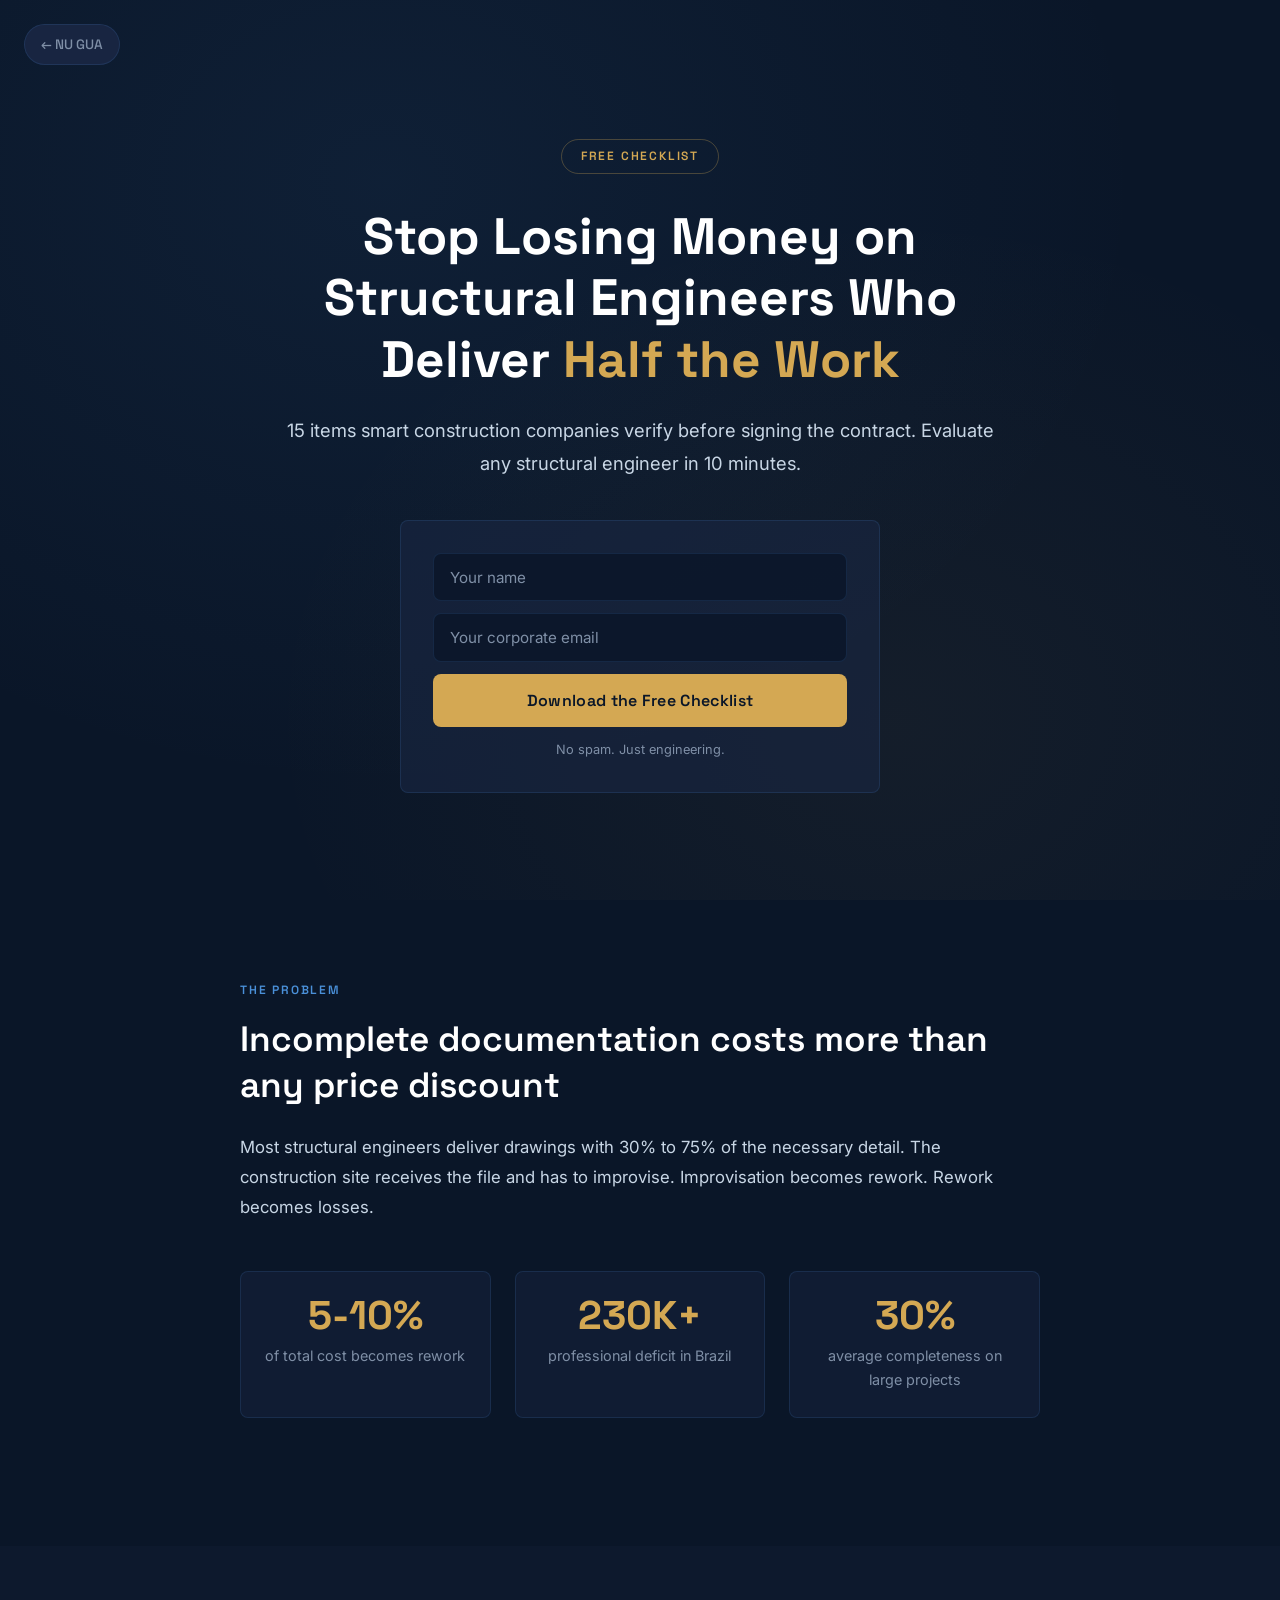
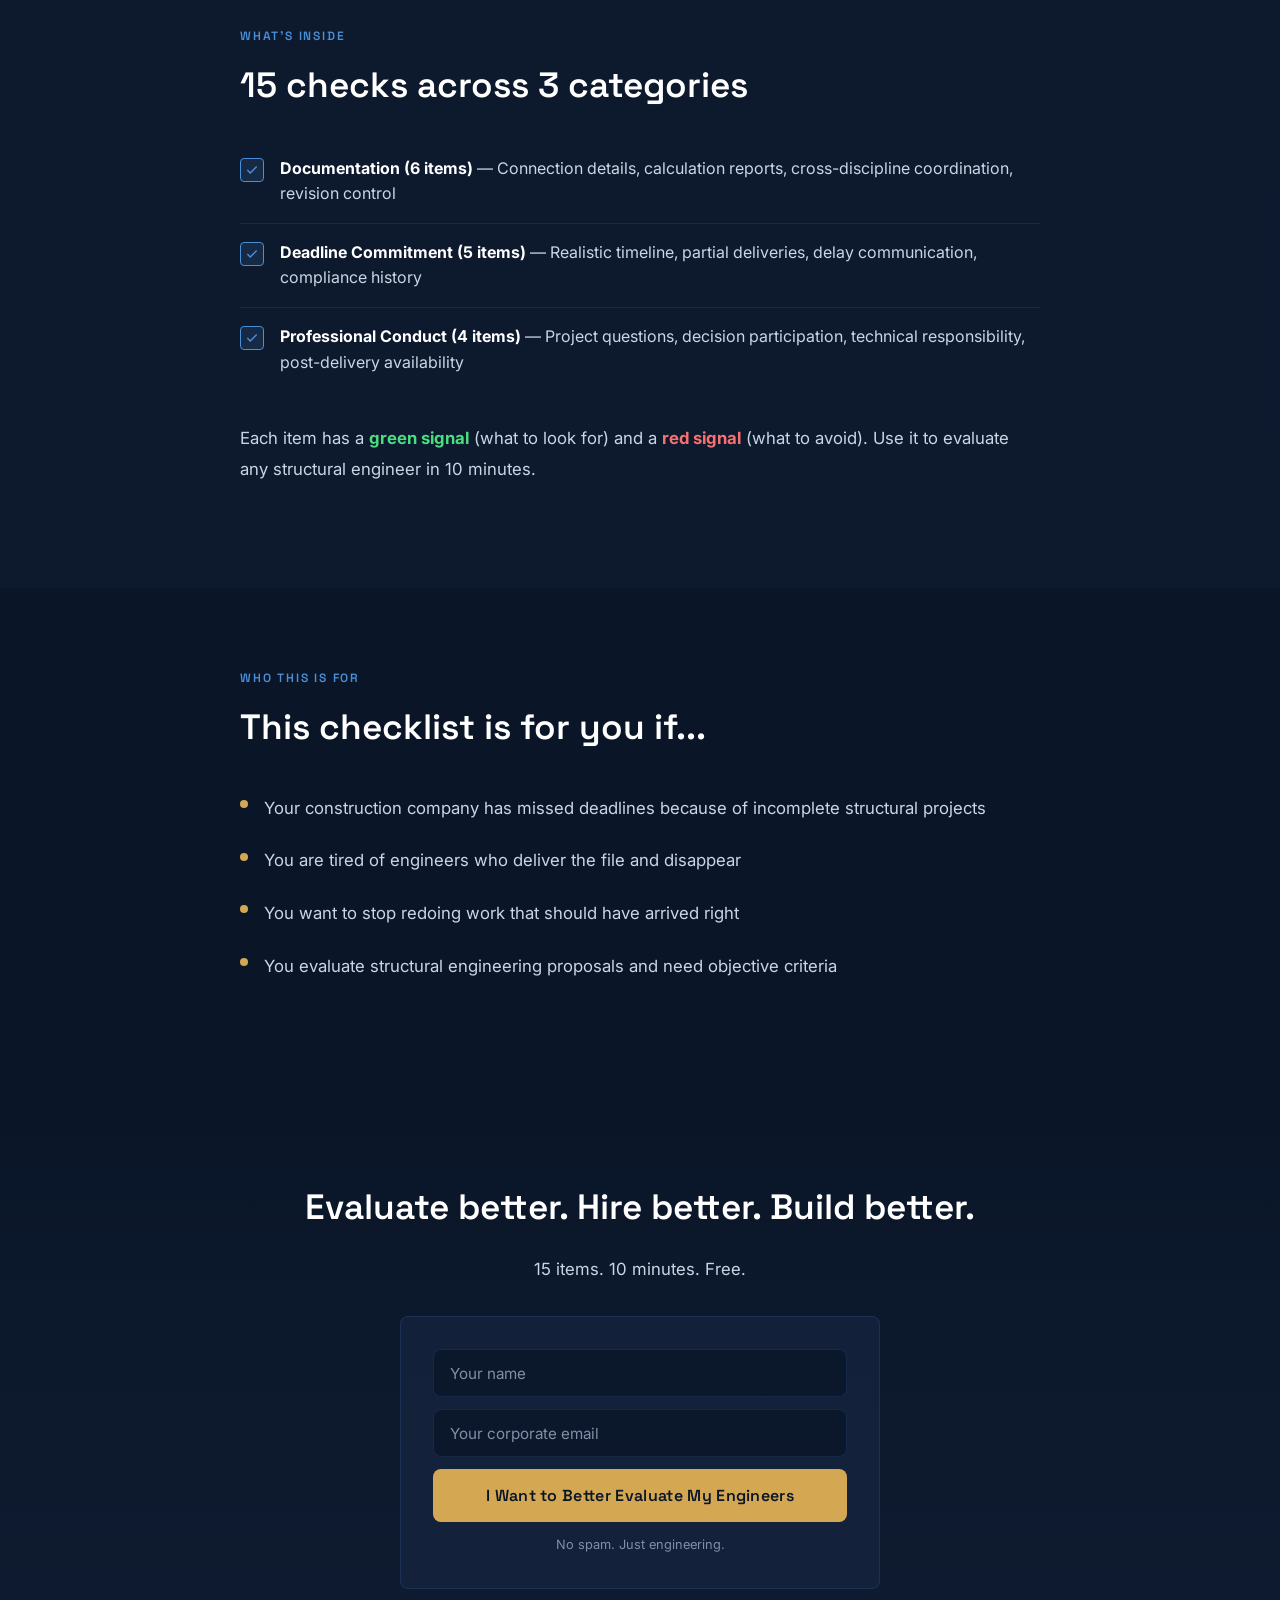
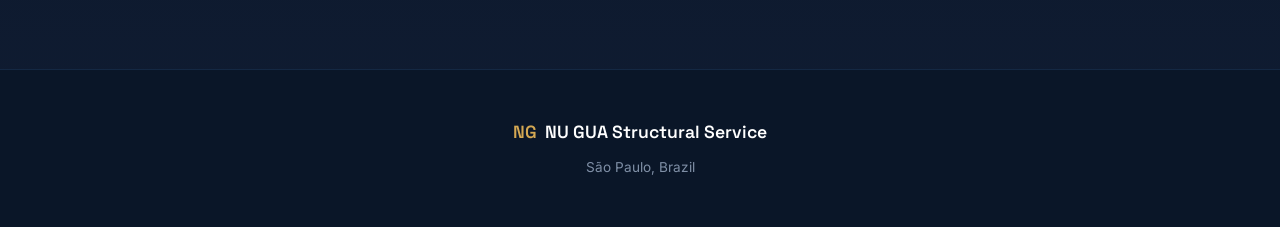
<file: checklist.html>
<!DOCTYPE html>
<html lang="en">
<head>
    <meta charset="UTF-8">
    <meta name="viewport" content="width=device-width, initial-scale=1.0">
    <title>Free Structural Checklist — NU GUA Structural Service</title>
    <meta name="description" content="15 items smart construction companies verify before hiring a structural engineer. Free checklist by NU GUA.">
    <link rel="preconnect" href="https://fonts.googleapis.com">
    <link rel="preconnect" href="https://fonts.gstatic.com" crossorigin>
    <link href="https://fonts.googleapis.com/css2?family=Space+Grotesk:wght@300;400;500;600;700&family=Inter:wght@300;400;500;600&display=swap" rel="stylesheet">
    <style>
        /* ---------- Design Tokens (matched to main site) ---------- */
        :root {
            --color-darkest: #0a1628;
            --color-dark: #1a2744;
            --color-medium: #2d4a7a;
            --color-accent: #4a90d9;
            --color-accent-light: #e8f0fe;
            --color-white: #ffffff;
            --color-warm: #d4a853;
            --color-warm-muted: #b8923f;
            --color-text: #c8d6e5;
            --color-text-muted: #7f8fa6;
            --color-border: rgba(74, 144, 217, 0.15);
            --font-heading: 'Space Grotesk', sans-serif;
            --font-body: 'Inter', sans-serif;
            --border-radius: 8px;
            --transition: 0.3s ease;
        }

        *, *::before, *::after { margin: 0; padding: 0; box-sizing: border-box; }

        html {
            font-size: 16px;
            scroll-behavior: smooth;
            -webkit-font-smoothing: antialiased;
        }

        body {
            font-family: var(--font-body);
            background-color: var(--color-darkest);
            color: var(--color-text);
            line-height: 1.7;
            overflow-x: hidden;
        }

        a { color: var(--color-accent); text-decoration: none; }

        /* ---------- Back Link ---------- */
        .back-link {
            position: fixed;
            top: 1.5rem;
            left: 1.5rem;
            z-index: 100;
            font-family: var(--font-heading);
            font-size: 0.85rem;
            font-weight: 500;
            color: var(--color-text-muted);
            background: rgba(26, 39, 68, 0.9);
            backdrop-filter: blur(10px);
            padding: 0.5rem 1rem;
            border-radius: 50px;
            border: 1px solid var(--color-border);
            transition: color var(--transition);
        }
        .back-link:hover { color: var(--color-accent); }

        /* ---------- Hero ---------- */
        .hero {
            min-height: 100vh;
            display: flex;
            align-items: center;
            justify-content: center;
            padding: 6rem 1.5rem 4rem;
            position: relative;
            overflow: hidden;
        }

        .hero__bg {
            position: absolute;
            inset: 0;
            background: radial-gradient(ellipse at 30% 20%, rgba(74, 144, 217, 0.08) 0%, transparent 60%),
                        radial-gradient(ellipse at 70% 80%, rgba(212, 168, 83, 0.05) 0%, transparent 50%);
        }

        .hero__content {
            max-width: 720px;
            text-align: center;
            position: relative;
            z-index: 1;
        }

        .hero__badge {
            display: inline-block;
            font-family: var(--font-heading);
            font-size: 0.75rem;
            font-weight: 600;
            letter-spacing: 0.15em;
            text-transform: uppercase;
            color: var(--color-warm);
            border: 1px solid rgba(212, 168, 83, 0.3);
            padding: 0.4rem 1.2rem;
            border-radius: 50px;
            margin-bottom: 2rem;
        }

        .hero__title {
            font-family: var(--font-heading);
            font-size: clamp(2rem, 5vw, 3.2rem);
            font-weight: 700;
            color: var(--color-white);
            line-height: 1.2;
            margin-bottom: 1.5rem;
        }

        .hero__title em {
            font-style: normal;
            color: var(--color-warm);
        }

        .hero__subtitle {
            font-size: 1.15rem;
            color: var(--color-text);
            margin-bottom: 2.5rem;
            line-height: 1.8;
        }

        /* ---------- Form ---------- */
        .form-wrapper {
            background: rgba(26, 39, 68, 0.6);
            border: 1px solid var(--color-border);
            border-radius: var(--border-radius);
            padding: 2rem;
            max-width: 480px;
            margin: 0 auto;
        }

        .form-wrapper input[type="text"],
        .form-wrapper input[type="email"] {
            width: 100%;
            padding: 0.85rem 1rem;
            margin-bottom: 0.75rem;
            background: rgba(10, 22, 40, 0.8);
            border: 1px solid var(--color-border);
            border-radius: var(--border-radius);
            color: var(--color-white);
            font-family: var(--font-body);
            font-size: 0.95rem;
            outline: none;
            transition: border-color var(--transition);
        }

        .form-wrapper input:focus {
            border-color: var(--color-accent);
        }

        .form-wrapper input::placeholder {
            color: var(--color-text-muted);
        }

        .form-wrapper button {
            width: 100%;
            padding: 1rem;
            background: var(--color-warm);
            color: var(--color-darkest);
            border: none;
            border-radius: var(--border-radius);
            font-family: var(--font-heading);
            font-size: 1rem;
            font-weight: 600;
            cursor: pointer;
            transition: background var(--transition), transform 0.15s ease;
            letter-spacing: 0.02em;
        }

        .form-wrapper button:hover {
            background: var(--color-warm-muted);
            transform: translateY(-1px);
        }

        .form-note {
            font-size: 0.8rem;
            color: var(--color-text-muted);
            margin-top: 0.75rem;
        }

        /* ---------- Sections ---------- */
        .section {
            padding: 5rem 1.5rem;
        }

        .section__inner {
            max-width: 800px;
            margin: 0 auto;
        }

        .section__label {
            font-family: var(--font-heading);
            font-size: 0.75rem;
            font-weight: 600;
            letter-spacing: 0.15em;
            text-transform: uppercase;
            color: var(--color-accent);
            margin-bottom: 1rem;
        }

        .section__title {
            font-family: var(--font-heading);
            font-size: clamp(1.5rem, 3.5vw, 2.2rem);
            font-weight: 600;
            color: var(--color-white);
            line-height: 1.3;
            margin-bottom: 1.5rem;
        }

        .section__text {
            font-size: 1.05rem;
            line-height: 1.8;
            margin-bottom: 1.5rem;
        }

        /* ---------- Stat Highlight ---------- */
        .stat-row {
            display: grid;
            grid-template-columns: repeat(auto-fit, minmax(200px, 1fr));
            gap: 1.5rem;
            margin: 3rem 0;
        }

        .stat-card {
            background: rgba(26, 39, 68, 0.4);
            border: 1px solid var(--color-border);
            border-radius: var(--border-radius);
            padding: 1.5rem;
            text-align: center;
        }

        .stat-card__number {
            font-family: var(--font-heading);
            font-size: 2.5rem;
            font-weight: 700;
            color: var(--color-warm);
            line-height: 1;
            margin-bottom: 0.5rem;
        }

        .stat-card__label {
            font-size: 0.9rem;
            color: var(--color-text-muted);
        }

        /* ---------- Checklist Preview ---------- */
        .checklist-preview {
            list-style: none;
            margin: 2rem 0;
        }

        .checklist-preview li {
            display: flex;
            align-items: flex-start;
            gap: 1rem;
            padding: 1rem 0;
            border-bottom: 1px solid var(--color-border);
        }

        .checklist-preview li:last-child { border-bottom: none; }

        .check-icon {
            flex-shrink: 0;
            width: 24px;
            height: 24px;
            background: rgba(74, 144, 217, 0.15);
            border: 1px solid var(--color-accent);
            border-radius: 4px;
            display: flex;
            align-items: center;
            justify-content: center;
            margin-top: 0.15rem;
        }

        .check-icon svg {
            width: 14px;
            height: 14px;
            stroke: var(--color-accent);
            fill: none;
            stroke-width: 2.5;
        }

        .checklist-preview li span {
            font-size: 1rem;
            line-height: 1.6;
        }

        .checklist-preview li strong {
            color: var(--color-white);
        }

        /* ---------- Who For ---------- */
        .who-list {
            list-style: none;
            margin: 2rem 0;
        }

        .who-list li {
            position: relative;
            padding: 0.75rem 0 0.75rem 1.5rem;
            font-size: 1.05rem;
        }

        .who-list li::before {
            content: '';
            position: absolute;
            left: 0;
            top: 1.15rem;
            width: 8px;
            height: 8px;
            background: var(--color-warm);
            border-radius: 50%;
        }

        /* ---------- CTA Bottom ---------- */
        .cta-bottom {
            padding: 5rem 1.5rem;
            text-align: center;
            background: linear-gradient(to bottom, transparent, rgba(26, 39, 68, 0.3));
        }

        .cta-bottom .form-wrapper {
            margin-top: 2rem;
        }

        /* ---------- Footer ---------- */
        .footer {
            padding: 3rem 1.5rem;
            text-align: center;
            border-top: 1px solid var(--color-border);
        }

        .footer__logo {
            font-family: var(--font-heading);
            font-size: 1.1rem;
            font-weight: 600;
            color: var(--color-white);
            margin-bottom: 0.5rem;
        }

        .footer__logo .mark {
            color: var(--color-warm);
            margin-right: 0.5rem;
        }

        .footer__text {
            font-size: 0.85rem;
            color: var(--color-text-muted);
        }

        /* ---------- Responsive ---------- */
        @media (max-width: 600px) {
            .hero { padding: 5rem 1rem 3rem; }
            .form-wrapper { padding: 1.5rem; }
            .stat-row { grid-template-columns: 1fr; }
        }
    </style>
</head>
<body>

    <!-- Back to main site -->
    <a href="index.html" class="back-link">&larr; NU GUA</a>

    <!-- ========== HERO ========== -->
    <section class="hero">
        <div class="hero__bg"></div>
        <div class="hero__content">
            <div class="hero__badge">Free Checklist</div>

            <h1 class="hero__title">Stop Losing Money on Structural Engineers Who Deliver <em>Half the Work</em></h1>
            <p class="hero__subtitle">15 items smart construction companies verify before signing the contract. Evaluate any structural engineer in 10 minutes.</p>

            <div class="form-wrapper">
                <!-- EMAIL FORM INTEGRATION POINT -->
                <!-- Replace this form with your email service embed (Mailchimp, ConvertKit, etc.) -->
                <form id="leadForm" onsubmit="handleSubmit(event)">
                    <input type="text" name="name" placeholder="Your name" required>
                    <input type="email" name="email" placeholder="Your corporate email" required>
                    <button type="submit">Download the Free Checklist</button>
                </form>
                <p class="form-note">No spam. Just engineering.</p>
            </div>
        </div>
    </section>

    <!-- ========== PROBLEM ========== -->
    <section class="section">
        <div class="section__inner">
            <p class="section__label">The Problem</p>
            <h2 class="section__title">Incomplete documentation costs more than any price discount</h2>
            <p class="section__text">Most structural engineers deliver drawings with 30% to 75% of the necessary detail. The construction site receives the file and has to improvise. Improvisation becomes rework. Rework becomes losses.</p>

            <div class="stat-row">
                <div class="stat-card">
                    <div class="stat-card__number">5-10%</div>
                    <p class="stat-card__label">of total cost becomes rework</p>
                </div>
                <div class="stat-card">
                    <div class="stat-card__number">230K+</div>
                    <p class="stat-card__label">professional deficit in Brazil</p>
                </div>
                <div class="stat-card">
                    <div class="stat-card__number">30%</div>
                    <p class="stat-card__label">average completeness on large projects</p>
                </div>
            </div>
        </div>
    </section>

    <!-- ========== WHAT'S INSIDE ========== -->
    <section class="section" style="background: rgba(26, 39, 68, 0.2);">
        <div class="section__inner">
            <p class="section__label">What's Inside</p>
            <h2 class="section__title">15 checks across 3 categories</h2>

            <ul class="checklist-preview">
                <li>
                    <div class="check-icon"><svg viewBox="0 0 24 24"><polyline points="20 6 9 17 4 12"/></svg></div>
                    <span><strong>Documentation (6 items)</strong> — Connection details, calculation reports, cross-discipline coordination, revision control</span>
                </li>
                <li>
                    <div class="check-icon"><svg viewBox="0 0 24 24"><polyline points="20 6 9 17 4 12"/></svg></div>
                    <span><strong>Deadline Commitment (5 items)</strong> — Realistic timeline, partial deliveries, delay communication, compliance history</span>
                </li>
                <li>
                    <div class="check-icon"><svg viewBox="0 0 24 24"><polyline points="20 6 9 17 4 12"/></svg></div>
                    <span><strong>Professional Conduct (4 items)</strong> — Project questions, decision participation, technical responsibility, post-delivery availability</span>
                </li>
            </ul>

            <p class="section__text">Each item has a <strong style="color: #4ade80;">green signal</strong> (what to look for) and a <strong style="color: #f87171;">red signal</strong> (what to avoid). Use it to evaluate any structural engineer in 10 minutes.</p>
        </div>
    </section>

    <!-- ========== WHO IS THIS FOR ========== -->
    <section class="section">
        <div class="section__inner">
            <p class="section__label">Who This Is For</p>
            <h2 class="section__title">This checklist is for you if...</h2>
            <ul class="who-list">
                <li>Your construction company has missed deadlines because of incomplete structural projects</li>
                <li>You are tired of engineers who deliver the file and disappear</li>
                <li>You want to stop redoing work that should have arrived right</li>
                <li>You evaluate structural engineering proposals and need objective criteria</li>
            </ul>
        </div>
    </section>

    <!-- ========== CTA BOTTOM ========== -->
    <section class="cta-bottom">
        <div class="section__inner">
            <h2 class="section__title">Evaluate better. Hire better. Build better.</h2>
            <p class="section__text">15 items. 10 minutes. Free.</p>

            <div class="form-wrapper">
                <form id="leadForm2" onsubmit="handleSubmit(event)">
                    <input type="text" name="name" placeholder="Your name" required>
                    <input type="email" name="email" placeholder="Your corporate email" required>
                    <button type="submit">I Want to Better Evaluate My Engineers</button>
                </form>
                <p class="form-note">No spam. Just engineering.</p>
            </div>
        </div>
    </section>

    <!-- ========== FOOTER ========== -->
    <footer class="footer">
        <p class="footer__logo"><span class="mark">NG</span>NU GUA Structural Service</p>
        <p class="footer__text">São Paulo, Brazil</p>
    </footer>

    <script>
        // ---------- Form Handler ----------
        function handleSubmit(e) {
            e.preventDefault();
            // INTEGRATION POINT: Replace with your email service API call
            // Example: fetch('https://your-email-service.com/api/subscribe', { ... })
            const form = e.target;
            const name = form.querySelector('input[name="name"]').value;
            const email = form.querySelector('input[name="email"]').value;

            // Placeholder success state
            const btn = form.querySelector('button');
            btn.textContent = 'Checklist sent! Check your email.';
            btn.style.background = '#4ade80';
            btn.style.color = '#0a1628';
            btn.disabled = true;

            console.log('Lead captured:', { name, email });
        }
    </script>

</body>
</html>
</file>
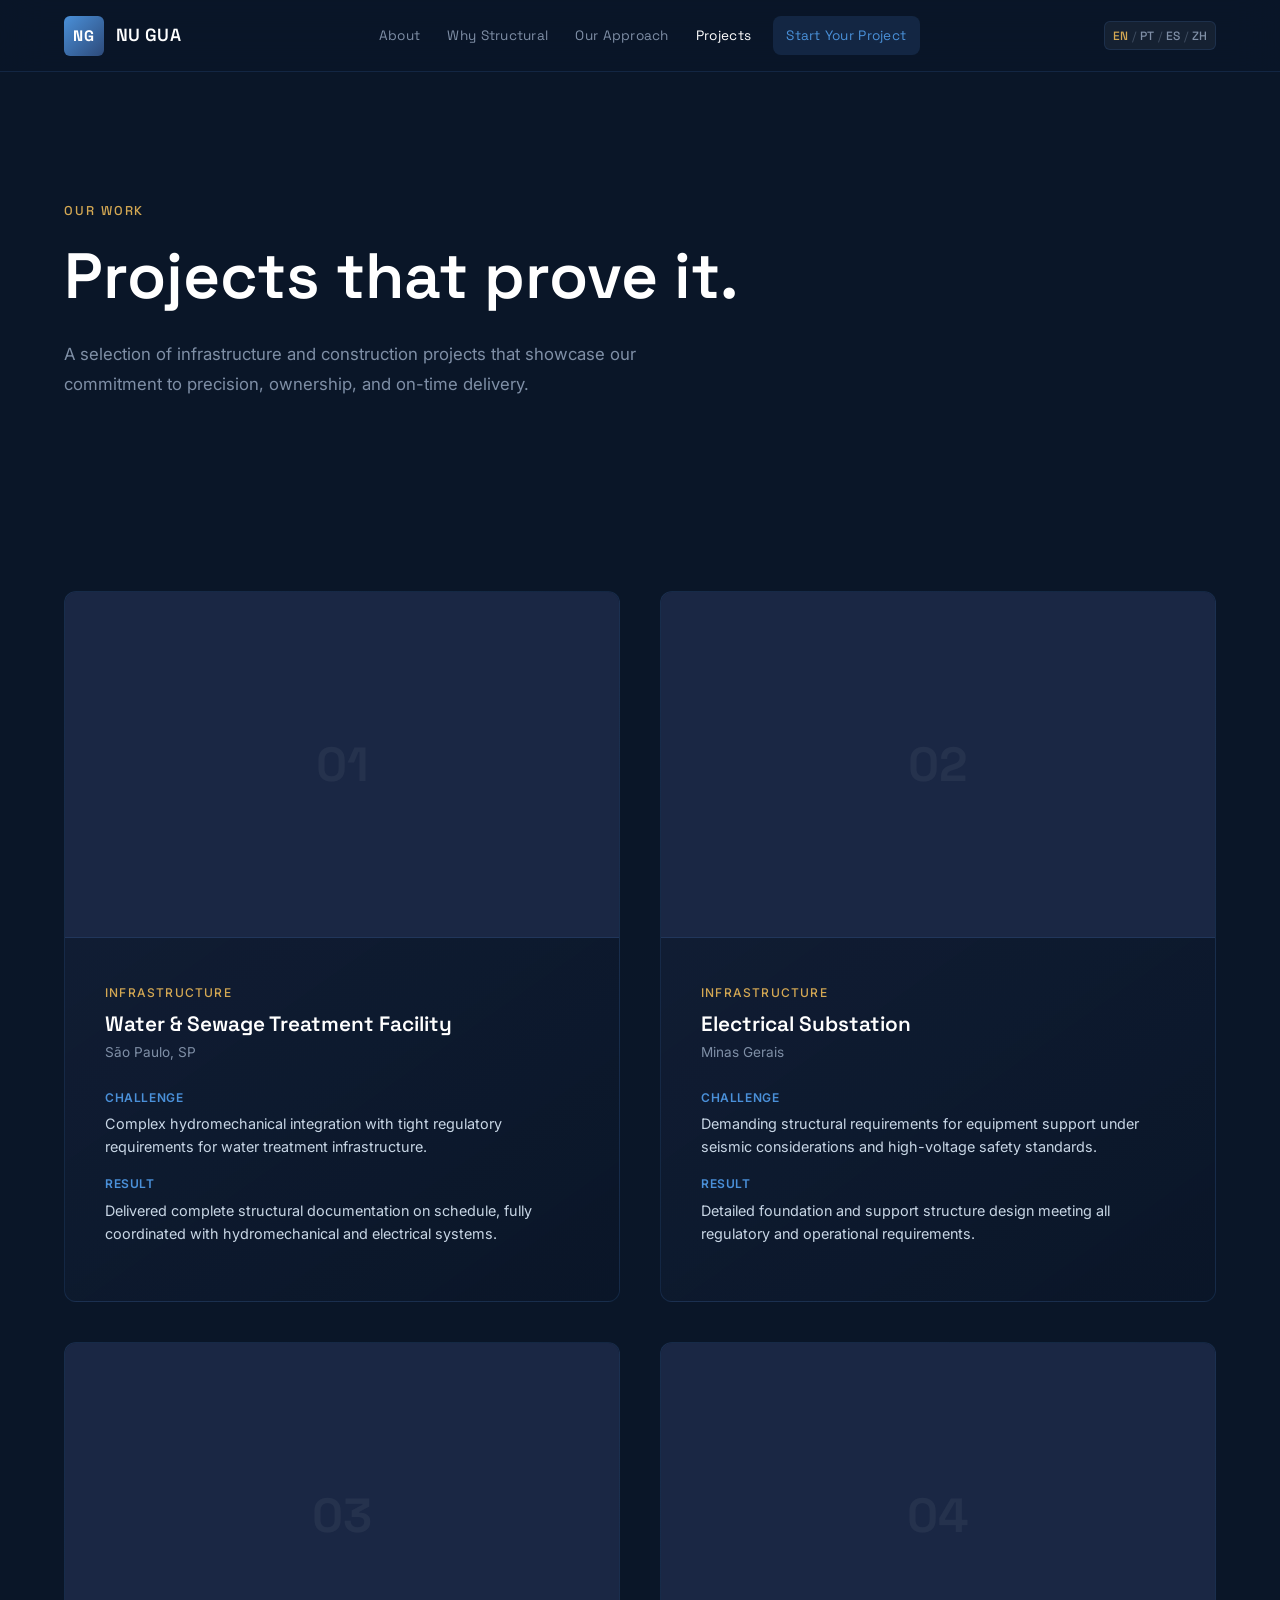
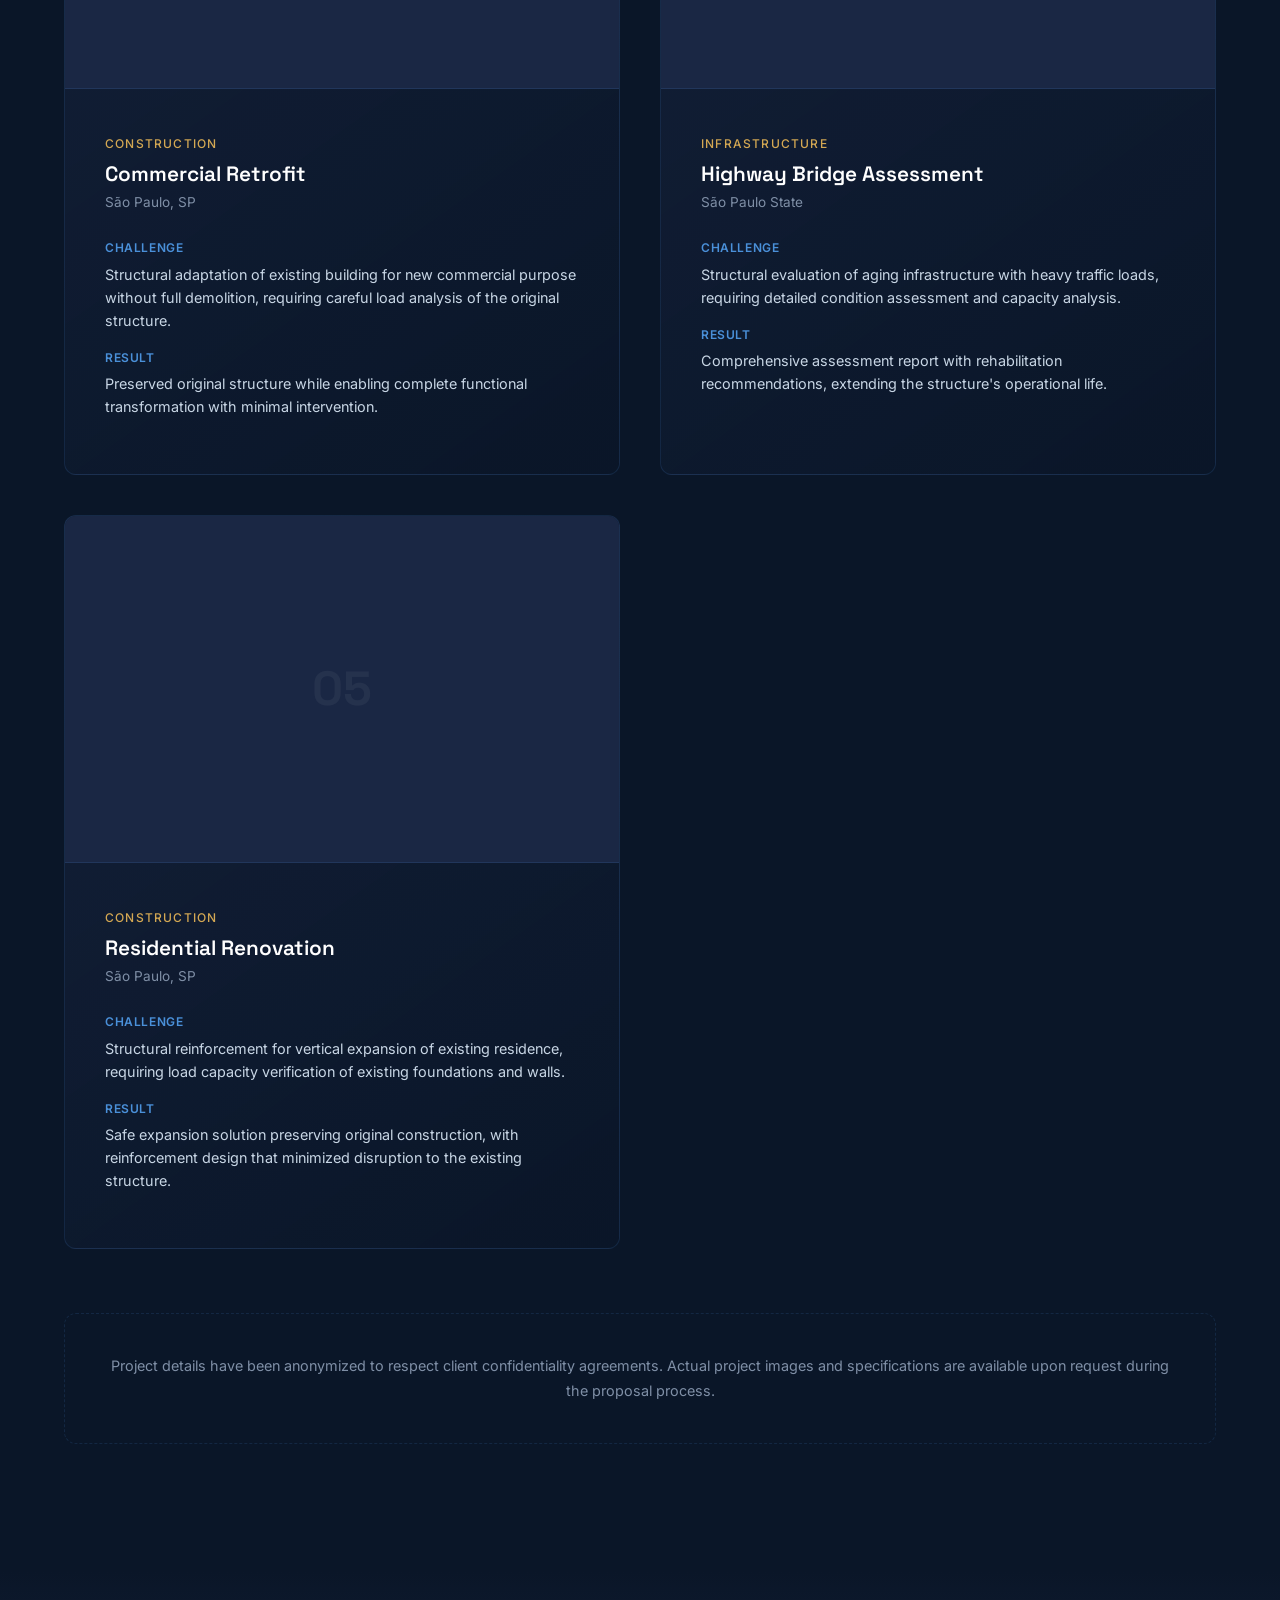
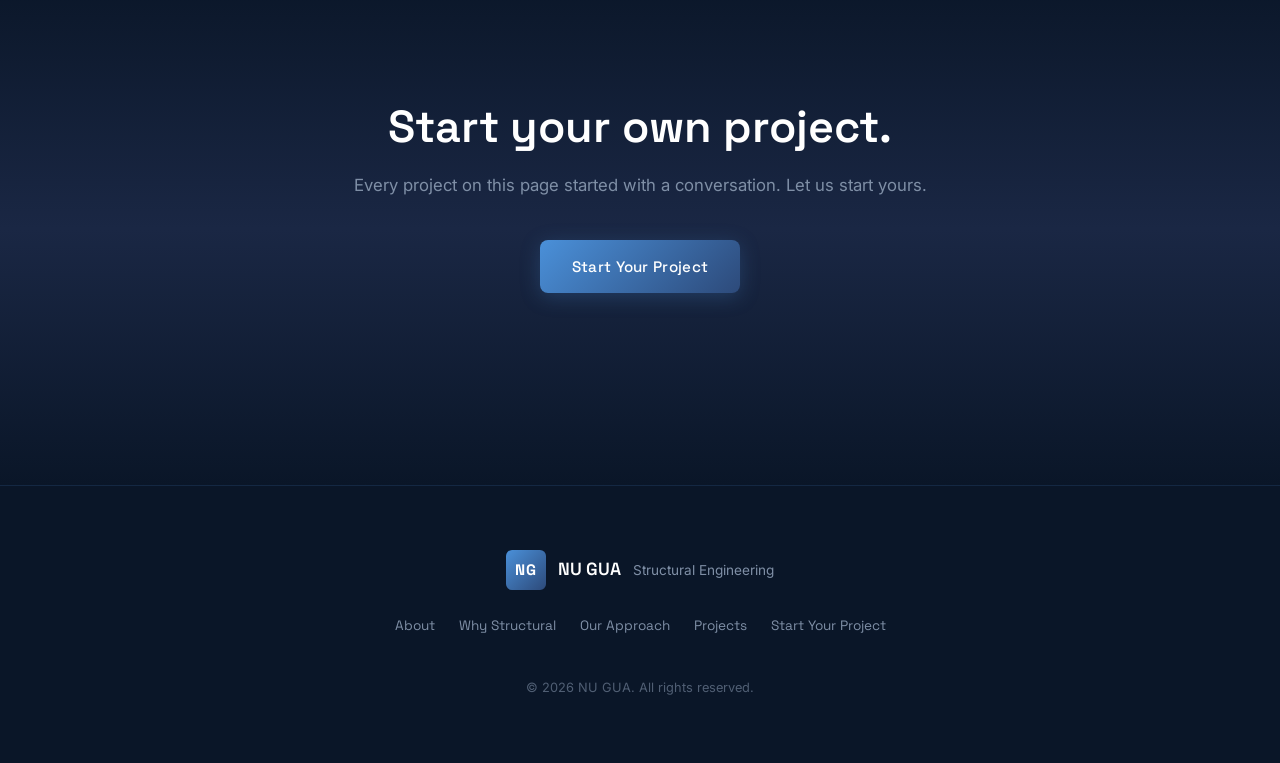
<file: projects.html>
<!DOCTYPE html>
<html lang="en" data-lang="en">
<head>
    <meta charset="UTF-8">
    <meta name="viewport" content="width=device-width, initial-scale=1.0">
    <title>Projects — NU GUA</title>
    <meta name="description" content="Selected structural engineering projects by NU GUA — infrastructure, construction, and retrofit work across Brazil.">
    <link rel="preconnect" href="https://fonts.googleapis.com">
    <link rel="preconnect" href="https://fonts.gstatic.com" crossorigin>
    <link href="https://fonts.googleapis.com/css2?family=Space+Grotesk:wght@300;400;500;600;700&family=Inter:wght@300;400;500;600&display=swap" rel="stylesheet">
    <link rel="stylesheet" href="styles.css">
</head>
<body>

    <!-- ========== NAVIGATION ========== -->
    <nav class="nav" id="nav">
        <div class="nav__container">
            <a href="index.html" class="nav__logo">
                <span class="nav__logo-mark">NG</span>
                <span class="nav__logo-text">NU GUA</span>
            </a>
            <button class="nav__toggle" id="navToggle" aria-label="Toggle menu">
                <span></span><span></span><span></span>
            </button>
            <div class="nav__menu" id="navMenu">
                <ul class="nav__list">
                    <li><a href="about.html" class="nav__link" data-en="About" data-pt="Sobre" data-es="Acerca" data-zh="关于">About</a></li>
                    <li><a href="why-structural.html" class="nav__link" data-en="Why Structural" data-pt="Por Que Estrutural" data-es="Por Qué Estructural" data-zh="为何结构">Why Structural</a></li>
                    <li><a href="approach.html" class="nav__link" data-en="Our Approach" data-pt="Nossa Abordagem" data-es="Nuestro Enfoque" data-zh="我们的方法">Our Approach</a></li>
                    <li><a href="projects.html" class="nav__link" data-en="Projects" data-pt="Projetos" data-es="Proyectos" data-zh="项目">Projects</a></li>
                    <li><a href="start-project.html" class="nav__link nav__link--cta" data-en="Start Your Project" data-pt="Inicie Seu Projeto" data-es="Inicie Su Proyecto" data-zh="开始您的项目">Start Your Project</a></li>
                </ul>
            </div>
            <button class="nav__lang" id="langToggle" aria-label="Toggle language">
                <span class="nav__lang-option nav__lang-option--active" data-value="en">EN</span>
                <span class="nav__lang-divider">/</span>
                <span class="nav__lang-option" data-value="pt">PT</span>
                <span class="nav__lang-divider">/</span>
                <span class="nav__lang-option" data-value="es">ES</span>
                <span class="nav__lang-divider">/</span>
                <span class="nav__lang-option" data-value="zh">ZH</span>
            </button>
        </div>
    </nav>

    <!-- ========== PAGE HEADER ========== -->
    <section class="page-header">
        <div class="container">
            <div class="page-header__content fade-in">
                <p class="section__label" data-en="Our Work" data-pt="Nossos Projetos">Our Work</p>
                <h1 class="section__title" data-en="Projects that prove it." data-pt="Projetos que comprovam.">Projects that prove it.</h1>
                <p class="section__subtitle" data-en="A selection of infrastructure and construction projects that showcase our commitment to precision, ownership, and on-time delivery." data-pt="Uma sele&ccedil;&atilde;o de projetos de infraestrutura e constru&ccedil;&atilde;o que demonstram nosso compromisso com precis&atilde;o, responsabilidade e entrega no prazo.">A selection of infrastructure and construction projects that showcase our commitment to precision, ownership, and on-time delivery.</p>
            </div>
        </div>
    </section>

    <!-- ========== PROJECTS GRID ========== -->
    <section class="section">
        <div class="container">
            <div class="projects-full__grid">
                <!-- Project 1 -->
                <div class="project-full__card fade-in">
                    <div class="project-full__image">
                        <span class="project-full__number">01</span>
                    </div>
                    <div class="project-full__body">
                        <span class="project-full__type" data-en="Infrastructure" data-pt="Infraestrutura">Infrastructure</span>
                        <h3 class="project-full__name" data-en="Water &amp; Sewage Treatment Facility" data-pt="Esta&ccedil;&atilde;o de Tratamento de &Aacute;gua e Esgoto">Water &amp; Sewage Treatment Facility</h3>
                        <p class="project-full__location" data-en="S&atilde;o Paulo, SP" data-pt="S&atilde;o Paulo, SP">S&atilde;o Paulo, SP</p>
                        <div class="project-full__detail">
                            <p class="project-full__detail-label" data-en="Challenge" data-pt="Desafio">Challenge</p>
                            <p class="project-full__detail-text" data-en="Complex hydromechanical integration with tight regulatory requirements for water treatment infrastructure." data-pt="Integra&ccedil;&atilde;o hidromec&acirc;nica complexa com requisitos regulat&oacute;rios rigorosos para infraestrutura de tratamento de &aacute;gua.">Complex hydromechanical integration with tight regulatory requirements for water treatment infrastructure.</p>
                        </div>
                        <div class="project-full__detail">
                            <p class="project-full__detail-label" data-en="Result" data-pt="Resultado">Result</p>
                            <p class="project-full__detail-text" data-en="Delivered complete structural documentation on schedule, fully coordinated with hydromechanical and electrical systems." data-pt="Documenta&ccedil;&atilde;o estrutural completa entregue no prazo, totalmente coordenada com sistemas hidromec&acirc;nicos e el&eacute;tricos.">Delivered complete structural documentation on schedule, fully coordinated with hydromechanical and electrical systems.</p>
                        </div>
                    </div>
                </div>

                <!-- Project 2 -->
                <div class="project-full__card fade-in">
                    <div class="project-full__image">
                        <span class="project-full__number">02</span>
                    </div>
                    <div class="project-full__body">
                        <span class="project-full__type" data-en="Infrastructure" data-pt="Infraestrutura">Infrastructure</span>
                        <h3 class="project-full__name" data-en="Electrical Substation" data-pt="Subesta&ccedil;&atilde;o El&eacute;trica">Electrical Substation</h3>
                        <p class="project-full__location" data-en="Minas Gerais" data-pt="Minas Gerais">Minas Gerais</p>
                        <div class="project-full__detail">
                            <p class="project-full__detail-label" data-en="Challenge" data-pt="Desafio">Challenge</p>
                            <p class="project-full__detail-text" data-en="Demanding structural requirements for equipment support under seismic considerations and high-voltage safety standards." data-pt="Requisitos estruturais exigentes para suporte de equipamentos sob considera&ccedil;&otilde;es s&iacute;smicas e padr&otilde;es de seguran&ccedil;a de alta tens&atilde;o.">Demanding structural requirements for equipment support under seismic considerations and high-voltage safety standards.</p>
                        </div>
                        <div class="project-full__detail">
                            <p class="project-full__detail-label" data-en="Result" data-pt="Resultado">Result</p>
                            <p class="project-full__detail-text" data-en="Detailed foundation and support structure design meeting all regulatory and operational requirements." data-pt="Projeto detalhado de funda&ccedil;&otilde;es e estruturas de suporte atendendo todos os requisitos regulat&oacute;rios e operacionais.">Detailed foundation and support structure design meeting all regulatory and operational requirements.</p>
                        </div>
                    </div>
                </div>

                <!-- Project 3 -->
                <div class="project-full__card fade-in">
                    <div class="project-full__image">
                        <span class="project-full__number">03</span>
                    </div>
                    <div class="project-full__body">
                        <span class="project-full__type" data-en="Construction" data-pt="Constru&ccedil;&atilde;o">Construction</span>
                        <h3 class="project-full__name" data-en="Commercial Retrofit" data-pt="Retrofit Comercial">Commercial Retrofit</h3>
                        <p class="project-full__location" data-en="S&atilde;o Paulo, SP" data-pt="S&atilde;o Paulo, SP">S&atilde;o Paulo, SP</p>
                        <div class="project-full__detail">
                            <p class="project-full__detail-label" data-en="Challenge" data-pt="Desafio">Challenge</p>
                            <p class="project-full__detail-text" data-en="Structural adaptation of existing building for new commercial purpose without full demolition, requiring careful load analysis of the original structure." data-pt="Adapta&ccedil;&atilde;o estrutural de edif&iacute;cio existente para novo uso comercial sem demoli&ccedil;&atilde;o total, exigindo an&aacute;lise cuidadosa de cargas da estrutura original.">Structural adaptation of existing building for new commercial purpose without full demolition, requiring careful load analysis of the original structure.</p>
                        </div>
                        <div class="project-full__detail">
                            <p class="project-full__detail-label" data-en="Result" data-pt="Resultado">Result</p>
                            <p class="project-full__detail-text" data-en="Preserved original structure while enabling complete functional transformation with minimal intervention." data-pt="Estrutura original preservada, permitindo transforma&ccedil;&atilde;o funcional completa com interven&ccedil;&atilde;o m&iacute;nima.">Preserved original structure while enabling complete functional transformation with minimal intervention.</p>
                        </div>
                    </div>
                </div>

                <!-- Project 4 -->
                <div class="project-full__card fade-in">
                    <div class="project-full__image">
                        <span class="project-full__number">04</span>
                    </div>
                    <div class="project-full__body">
                        <span class="project-full__type" data-en="Infrastructure" data-pt="Infraestrutura">Infrastructure</span>
                        <h3 class="project-full__name" data-en="Highway Bridge Assessment" data-pt="Avalia&ccedil;&atilde;o de Ponte Rodovi&aacute;ria">Highway Bridge Assessment</h3>
                        <p class="project-full__location" data-en="S&atilde;o Paulo State" data-pt="Estado de S&atilde;o Paulo">S&atilde;o Paulo State</p>
                        <div class="project-full__detail">
                            <p class="project-full__detail-label" data-en="Challenge" data-pt="Desafio">Challenge</p>
                            <p class="project-full__detail-text" data-en="Structural evaluation of aging infrastructure with heavy traffic loads, requiring detailed condition assessment and capacity analysis." data-pt="Avalia&ccedil;&atilde;o estrutural de infraestrutura envelhecida com cargas de tr&aacute;fego intenso, exigindo avalia&ccedil;&atilde;o detalhada de condi&ccedil;&otilde;es e an&aacute;lise de capacidade.">Structural evaluation of aging infrastructure with heavy traffic loads, requiring detailed condition assessment and capacity analysis.</p>
                        </div>
                        <div class="project-full__detail">
                            <p class="project-full__detail-label" data-en="Result" data-pt="Resultado">Result</p>
                            <p class="project-full__detail-text" data-en="Comprehensive assessment report with rehabilitation recommendations, extending the structure's operational life." data-pt="Relat&oacute;rio de avalia&ccedil;&atilde;o abrangente com recomenda&ccedil;&otilde;es de reabilita&ccedil;&atilde;o, estendendo a vida operacional da estrutura.">Comprehensive assessment report with rehabilitation recommendations, extending the structure's operational life.</p>
                        </div>
                    </div>
                </div>

                <!-- Project 5 -->
                <div class="project-full__card fade-in">
                    <div class="project-full__image">
                        <span class="project-full__number">05</span>
                    </div>
                    <div class="project-full__body">
                        <span class="project-full__type" data-en="Construction" data-pt="Constru&ccedil;&atilde;o">Construction</span>
                        <h3 class="project-full__name" data-en="Residential Renovation" data-pt="Reforma Residencial">Residential Renovation</h3>
                        <p class="project-full__location" data-en="S&atilde;o Paulo, SP" data-pt="S&atilde;o Paulo, SP">S&atilde;o Paulo, SP</p>
                        <div class="project-full__detail">
                            <p class="project-full__detail-label" data-en="Challenge" data-pt="Desafio">Challenge</p>
                            <p class="project-full__detail-text" data-en="Structural reinforcement for vertical expansion of existing residence, requiring load capacity verification of existing foundations and walls." data-pt="Refor&ccedil;o estrutural para expans&atilde;o vertical de resid&ecirc;ncia existente, exigindo verifica&ccedil;&atilde;o de capacidade de carga de funda&ccedil;&otilde;es e paredes existentes.">Structural reinforcement for vertical expansion of existing residence, requiring load capacity verification of existing foundations and walls.</p>
                        </div>
                        <div class="project-full__detail">
                            <p class="project-full__detail-label" data-en="Result" data-pt="Resultado">Result</p>
                            <p class="project-full__detail-text" data-en="Safe expansion solution preserving original construction, with reinforcement design that minimized disruption to the existing structure." data-pt="Solu&ccedil;&atilde;o segura de expans&atilde;o preservando a constru&ccedil;&atilde;o original, com projeto de refor&ccedil;o que minimizou a interfer&ecirc;ncia na estrutura existente.">Safe expansion solution preserving original construction, with reinforcement design that minimized disruption to the existing structure.</p>
                        </div>
                    </div>
                </div>
            </div>

            <!-- Note -->
            <div class="projects-note fade-in">
                <p data-en="Project details have been anonymized to respect client confidentiality agreements. Actual project images and specifications are available upon request during the proposal process." data-pt="Os detalhes dos projetos foram anonimizados para respeitar acordos de confidencialidade com clientes. Imagens e especifica&ccedil;&otilde;es reais dos projetos est&atilde;o dispon&iacute;veis mediante solicita&ccedil;&atilde;o durante o processo de proposta.">Project details have been anonymized to respect client confidentiality agreements. Actual project images and specifications are available upon request during the proposal process.</p>
            </div>
        </div>
    </section>

    <!-- ========== CTA ========== -->
    <section class="section section--alt">
        <div class="container">
            <div class="section__header fade-in">
                <h2 class="section__title" data-en="Start your own project." data-pt="Comece seu pr&oacute;prio projeto.">Start your own project.</h2>
                <p class="section__subtitle" data-en="Every project on this page started with a conversation. Let us start yours." data-pt="Cada projeto nesta p&aacute;gina come&ccedil;ou com uma conversa. Vamos come&ccedil;ar a sua.">Every project on this page started with a conversation. Let us start yours.</p>
                <div style="margin-top: var(--space-lg);">
                    <a href="start-project.html" class="btn btn--primary" data-en="Start Your Project" data-pt="Inicie Seu Projeto">Start Your Project</a>
                </div>
            </div>
        </div>
    </section>

    <!-- ========== FOOTER ========== -->
    <footer class="footer">
        <div class="container">
            <div class="footer__content">
                <div class="footer__brand">
                    <span class="nav__logo-mark">NG</span>
                    <span class="footer__name">NU GUA</span>
                    <p class="footer__tagline" data-en="Structural Engineering" data-pt="Servi&ccedil;o Estrutural" data-es="Ingeniería Estructural" data-zh="结构工程">Structural Engineering</p>
                </div>
                <div class="footer__links">
                    <a href="about.html" data-en="About" data-pt="Sobre" data-es="Acerca" data-zh="关于">About</a>
                    <a href="why-structural.html" data-en="Why Structural" data-pt="Por Que Estrutural" data-es="Por Qué Estructural" data-zh="为何结构">Why Structural</a>
                    <a href="approach.html" data-en="Our Approach" data-pt="Nossa Abordagem" data-es="Nuestro Enfoque" data-zh="我们的方法">Our Approach</a>
                    <a href="projects.html" data-en="Projects" data-pt="Projetos" data-es="Proyectos" data-zh="项目">Projects</a>
                    <a href="start-project.html" data-en="Start Your Project" data-pt="Inicie Seu Projeto" data-es="Inicie Su Proyecto" data-zh="开始您的项目">Start Your Project</a>
                </div>
                <p class="footer__copy" data-en="&copy; 2026 NU GUA. All rights reserved." data-pt="&copy; 2026 NU GUA. Todos os direitos reservados." data-es="&copy; 2026 NU GUA. Todos los derechos reservados." data-zh="&copy; 2026 NU GUA. 版权所有。">&copy; 2026 NU GUA. All rights reserved.</p>
            </div>
        </div>
    </footer>

    <script src="script.js"></script>
</body>
</html>
</file>
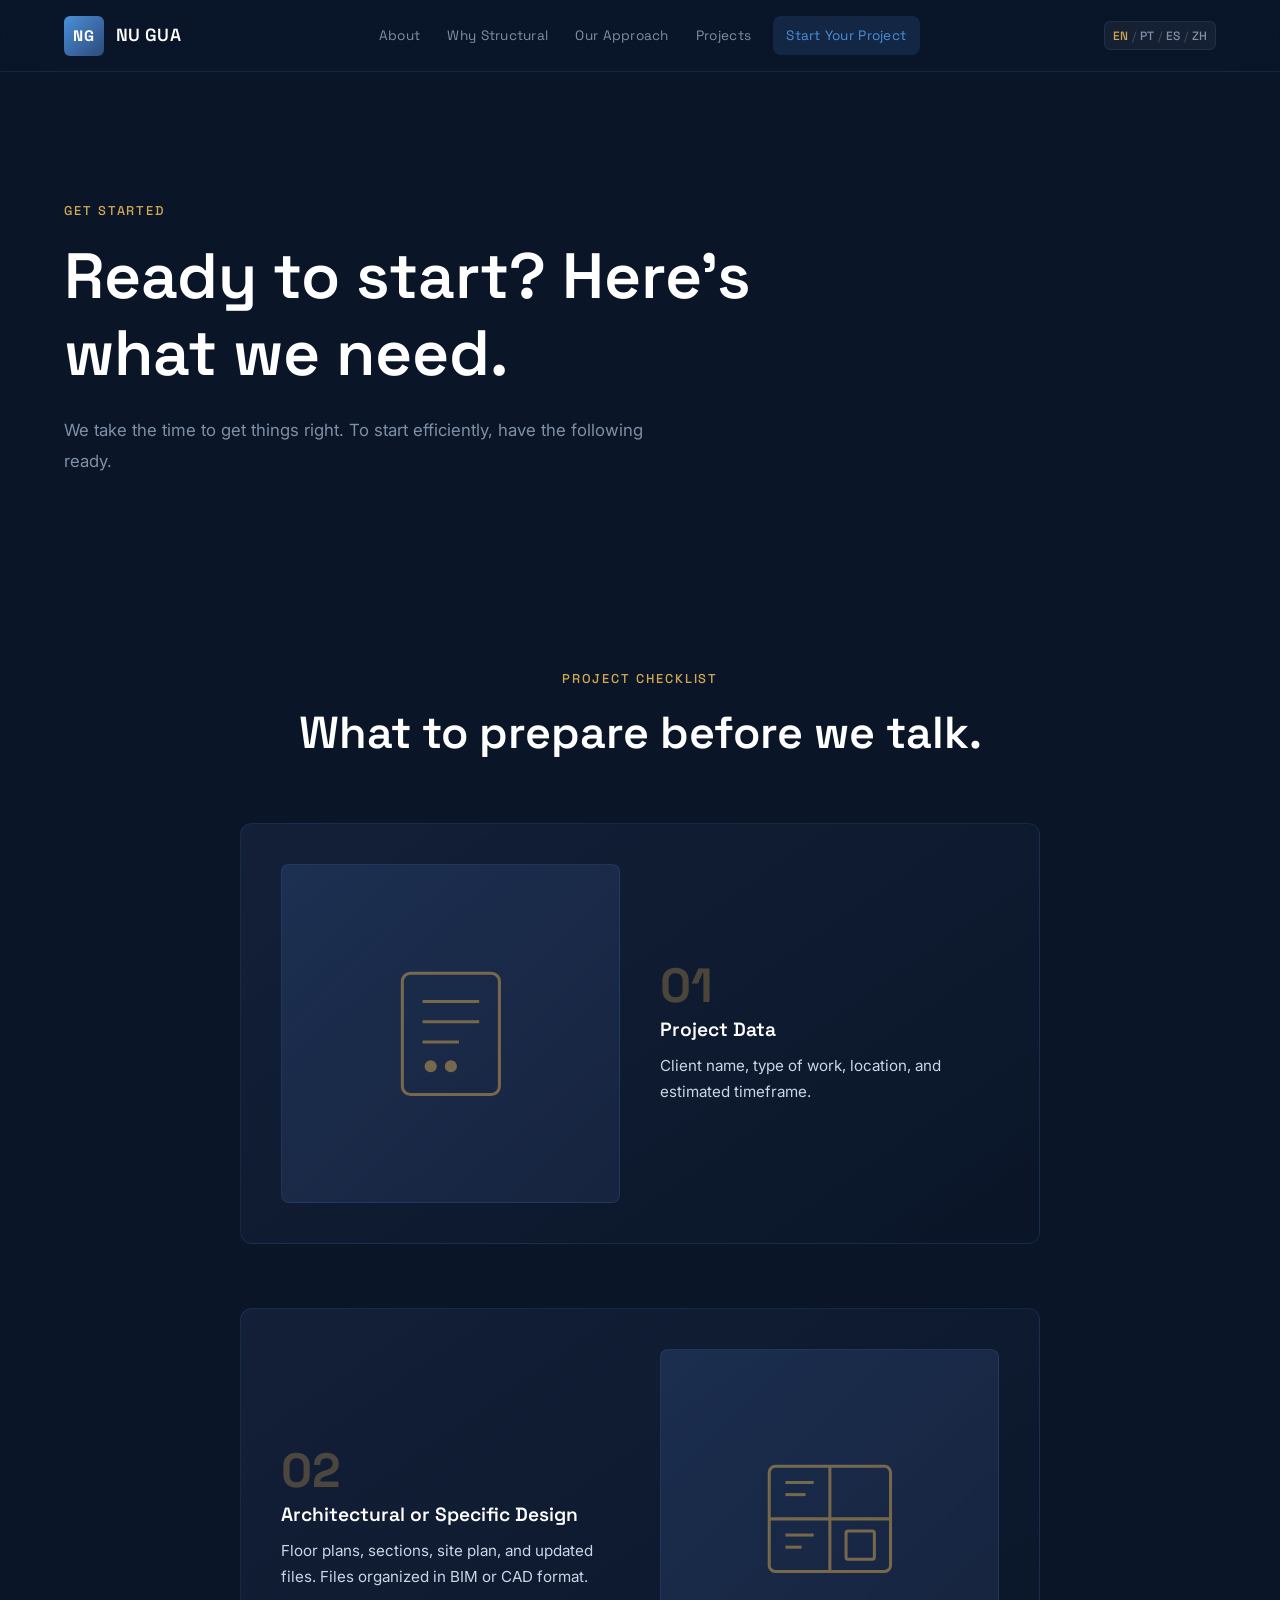
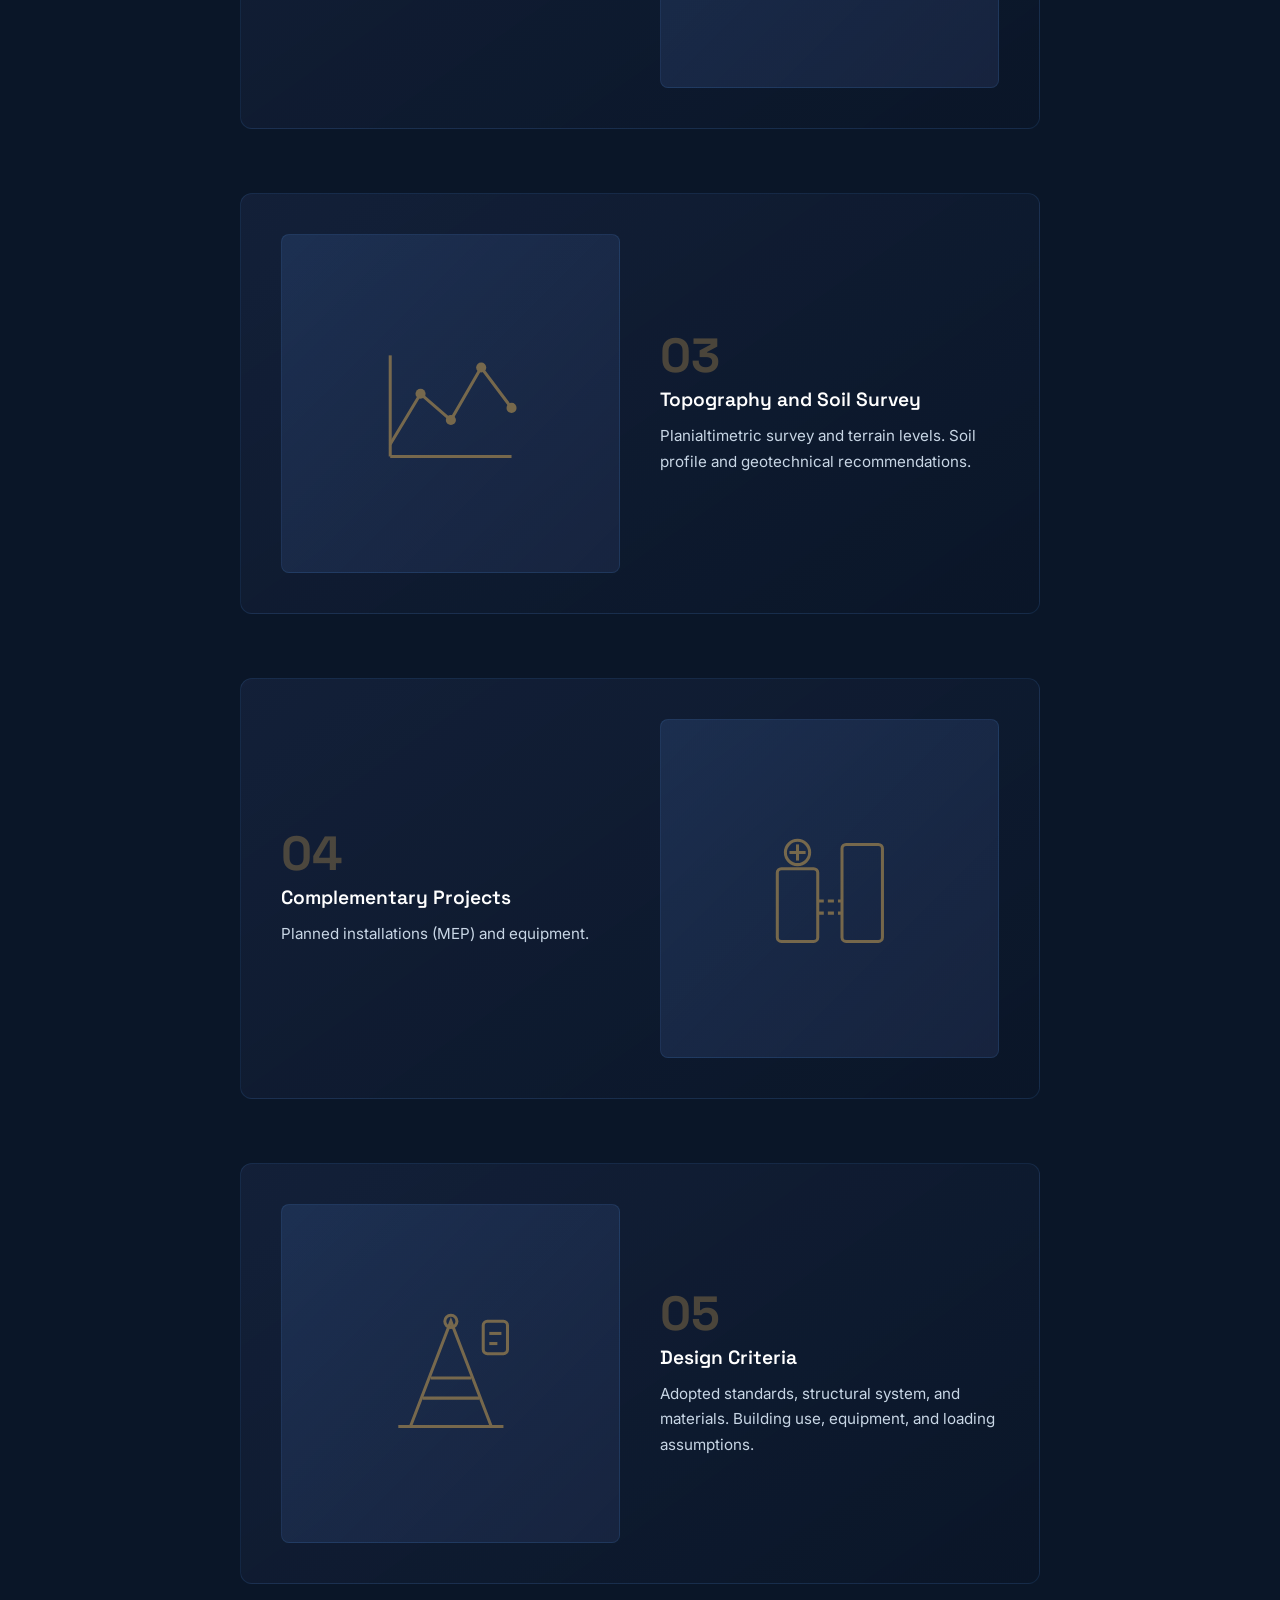
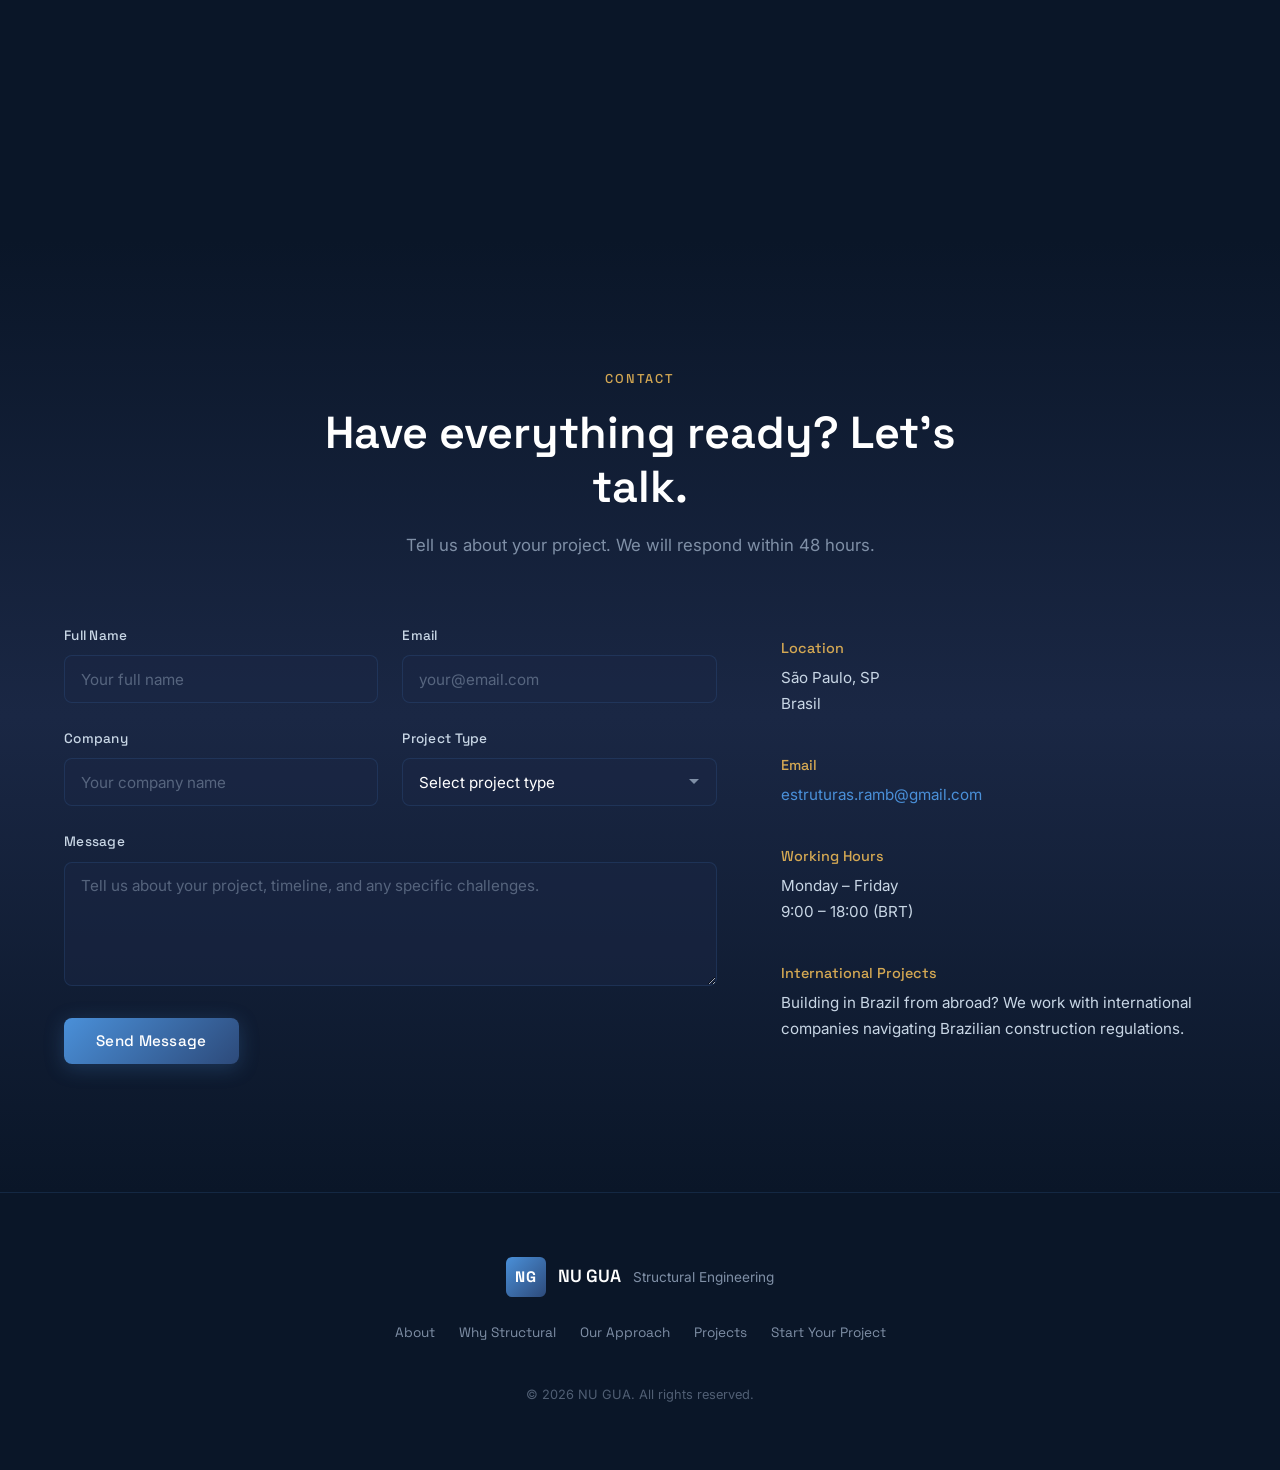
<file: start-project.html>
<!DOCTYPE html>
<html lang="en" data-lang="en">
<head>
    <meta charset="UTF-8">
    <meta name="viewport" content="width=device-width, initial-scale=1.0">
    <title>Start Your Project — NU GUA</title>
    <meta name="description" content="Ready to start your structural engineering project? Here is what we need and how to get in touch with NU GUA.">
    <link rel="preconnect" href="https://fonts.googleapis.com">
    <link rel="preconnect" href="https://fonts.gstatic.com" crossorigin>
    <link href="https://fonts.googleapis.com/css2?family=Space+Grotesk:wght@300;400;500;600;700&family=Inter:wght@300;400;500;600&display=swap" rel="stylesheet">
    <link rel="stylesheet" href="styles.css">
</head>
<body>

    <!-- ========== NAVIGATION ========== -->
    <nav class="nav" id="nav">
        <div class="nav__container">
            <a href="index.html" class="nav__logo">
                <span class="nav__logo-mark">NG</span>
                <span class="nav__logo-text">NU GUA</span>
            </a>
            <button class="nav__toggle" id="navToggle" aria-label="Toggle menu">
                <span></span><span></span><span></span>
            </button>
            <div class="nav__menu" id="navMenu">
                <ul class="nav__list">
                    <li><a href="about.html" class="nav__link" data-en="About" data-pt="Sobre" data-es="Acerca" data-zh="关于">About</a></li>
                    <li><a href="why-structural.html" class="nav__link" data-en="Why Structural" data-pt="Por Que Estrutural" data-es="Por Qué Estructural" data-zh="为何结构">Why Structural</a></li>
                    <li><a href="approach.html" class="nav__link" data-en="Our Approach" data-pt="Nossa Abordagem" data-es="Nuestro Enfoque" data-zh="我们的方法">Our Approach</a></li>
                    <li><a href="projects.html" class="nav__link" data-en="Projects" data-pt="Projetos" data-es="Proyectos" data-zh="项目">Projects</a></li>
                    <li><a href="start-project.html" class="nav__link nav__link--cta" data-en="Start Your Project" data-pt="Inicie Seu Projeto" data-es="Inicie Su Proyecto" data-zh="开始您的项目">Start Your Project</a></li>
                </ul>
            </div>
            <button class="nav__lang" id="langToggle" aria-label="Toggle language">
                <span class="nav__lang-option nav__lang-option--active" data-value="en">EN</span>
                <span class="nav__lang-divider">/</span>
                <span class="nav__lang-option" data-value="pt">PT</span>
                <span class="nav__lang-divider">/</span>
                <span class="nav__lang-option" data-value="es">ES</span>
                <span class="nav__lang-divider">/</span>
                <span class="nav__lang-option" data-value="zh">ZH</span>
            </button>
        </div>
    </nav>

    <!-- ========== PAGE HEADER ========== -->
    <section class="page-header">
        <div class="container">
            <div class="page-header__content fade-in">
                <p class="section__label" data-en="Get Started" data-pt="Comece Aqui">Get Started</p>
                <h1 class="section__title" data-en="Ready to start? Here's what we need." data-pt="Pronto para come&ccedil;ar? Aqui est&aacute; o que precisamos.">Ready to start? Here's what we need.</h1>
                <p class="section__subtitle" data-en="We take the time to get things right. To start efficiently, have the following ready." data-pt="Dedicamos tempo para fazer as coisas certas. Para come&ccedil;ar de forma eficiente, tenha o seguinte preparado.">We take the time to get things right. To start efficiently, have the following ready.</p>
            </div>
        </div>
    </section>

    <!-- ========== CHECKLIST ========== -->
    <section class="section">
        <div class="container">
            <div class="section__header fade-in">
                <p class="section__label" data-en="Project Checklist" data-pt="Checklist do Projeto">Project Checklist</p>
                <h2 class="section__title" data-en="What to prepare before we talk." data-pt="O que preparar antes de conversarmos.">What to prepare before we talk.</h2>
            </div>
            <div class="checklist-full">
                <!-- Item 1: Project Data -->
                <div class="checklist-full__item fade-in">
                    <div class="checklist-full__image">
                        <svg viewBox="0 0 80 80" fill="none" stroke="currentColor" stroke-width="1.5" xmlns="http://www.w3.org/2000/svg">
                            <rect x="16" y="10" width="48" height="60" rx="4"/>
                            <line x1="26" y1="24" x2="54" y2="24"/>
                            <line x1="26" y1="34" x2="54" y2="34"/>
                            <line x1="26" y1="44" x2="44" y2="44"/>
                            <circle cx="30" cy="56" r="3" fill="currentColor" stroke="none"/>
                            <circle cx="40" cy="56" r="3" fill="currentColor" stroke="none"/>
                        </svg>
                    </div>
                    <div>
                        <div class="checklist-full__number">01</div>
                        <h4 data-en="Project Data" data-pt="Dados do Projeto">Project Data</h4>
                        <p data-en="Client name, type of work, location, and estimated timeframe." data-pt="Cliente, tipo de obra, localiza&ccedil;&atilde;o e estimativa de prazo.">Client name, type of work, location, and estimated timeframe.</p>
                    </div>
                </div>

                <!-- Item 2: Architectural Design -->
                <div class="checklist-full__item fade-in">
                    <div class="checklist-full__image">
                        <svg viewBox="0 0 80 80" fill="none" stroke="currentColor" stroke-width="1.5" xmlns="http://www.w3.org/2000/svg">
                            <rect x="10" y="14" width="60" height="52" rx="3"/>
                            <line x1="10" y1="40" x2="70" y2="40"/>
                            <line x1="40" y1="14" x2="40" y2="66"/>
                            <line x1="18" y1="22" x2="32" y2="22"/>
                            <line x1="18" y1="28" x2="28" y2="28"/>
                            <rect x="48" y="46" width="14" height="14" rx="1"/>
                            <line x1="18" y1="48" x2="32" y2="48"/>
                            <line x1="18" y1="54" x2="26" y2="54"/>
                        </svg>
                    </div>
                    <div>
                        <div class="checklist-full__number">02</div>
                        <h4 data-en="Architectural or Specific Design" data-pt="Projeto Arquitet&ocirc;nico ou Espec&iacute;fico">Architectural or Specific Design</h4>
                        <p data-en="Floor plans, sections, site plan, and updated files. Files organized in BIM or CAD format." data-pt="Plantas, cortes, implanta&ccedil;&atilde;o e arquivos atualizados. Arquivos organizados em BIM ou CAD.">Floor plans, sections, site plan, and updated files. Files organized in BIM or CAD format.</p>
                    </div>
                </div>

                <!-- Item 3: Topography -->
                <div class="checklist-full__item fade-in">
                    <div class="checklist-full__image">
                        <svg viewBox="0 0 80 80" fill="none" stroke="currentColor" stroke-width="1.5" xmlns="http://www.w3.org/2000/svg">
                            <path d="M10 60 L25 35 L40 48 L55 22 L70 42"/>
                            <line x1="10" y1="66" x2="70" y2="66"/>
                            <line x1="10" y1="66" x2="10" y2="16"/>
                            <circle cx="25" cy="35" r="2.5" fill="currentColor" stroke="none"/>
                            <circle cx="40" cy="48" r="2.5" fill="currentColor" stroke="none"/>
                            <circle cx="55" cy="22" r="2.5" fill="currentColor" stroke="none"/>
                            <circle cx="70" cy="42" r="2.5" fill="currentColor" stroke="none"/>
                        </svg>
                    </div>
                    <div>
                        <div class="checklist-full__number">03</div>
                        <h4 data-en="Topography and Soil Survey" data-pt="Topografia e Sondagem">Topography and Soil Survey</h4>
                        <p data-en="Planialtimetric survey and terrain levels. Soil profile and geotechnical recommendations." data-pt="Levantamento planialtim&eacute;trico e n&iacute;veis do terreno. Perfil do solo e recomenda&ccedil;&otilde;es geot&eacute;cnicas.">Planialtimetric survey and terrain levels. Soil profile and geotechnical recommendations.</p>
                    </div>
                </div>

                <!-- Item 4: Complementary Projects -->
                <div class="checklist-full__item fade-in">
                    <div class="checklist-full__image">
                        <svg viewBox="0 0 80 80" fill="none" stroke="currentColor" stroke-width="1.5" xmlns="http://www.w3.org/2000/svg">
                            <rect x="14" y="30" width="20" height="36" rx="2"/>
                            <rect x="46" y="18" width="20" height="48" rx="2"/>
                            <line x1="34" y1="46" x2="46" y2="46" stroke-dasharray="3 2"/>
                            <line x1="34" y1="52" x2="46" y2="52" stroke-dasharray="3 2"/>
                            <circle cx="24" cy="22" r="6"/>
                            <line x1="24" y1="18" x2="24" y2="26"/>
                            <line x1="20" y1="22" x2="28" y2="22"/>
                        </svg>
                    </div>
                    <div>
                        <div class="checklist-full__number">04</div>
                        <h4 data-en="Complementary Projects" data-pt="Projetos Complementares">Complementary Projects</h4>
                        <p data-en="Planned installations (MEP) and equipment." data-pt="Instala&ccedil;&otilde;es e equipamentos previstos.">Planned installations (MEP) and equipment.</p>
                    </div>
                </div>

                <!-- Item 5: Design Criteria -->
                <div class="checklist-full__item fade-in">
                    <div class="checklist-full__image">
                        <svg viewBox="0 0 80 80" fill="none" stroke="currentColor" stroke-width="1.5" xmlns="http://www.w3.org/2000/svg">
                            <path d="M20 66 L40 14 L60 66"/>
                            <line x1="26" y1="52" x2="54" y2="52"/>
                            <line x1="30" y1="42" x2="50" y2="42"/>
                            <circle cx="40" cy="14" r="3"/>
                            <line x1="14" y1="66" x2="66" y2="66"/>
                            <rect x="56" y="14" width="12" height="16" rx="2"/>
                            <line x1="59" y1="20" x2="65" y2="20"/>
                            <line x1="59" y1="25" x2="63" y2="25"/>
                        </svg>
                    </div>
                    <div>
                        <div class="checklist-full__number">05</div>
                        <h4 data-en="Design Criteria" data-pt="Crit&eacute;rios de Projeto">Design Criteria</h4>
                        <p data-en="Adopted standards, structural system, and materials. Building use, equipment, and loading assumptions." data-pt="Normas adotadas, sistema estrutural e materiais. Uso da edifica&ccedil;&atilde;o, equipamentos e premissas.">Adopted standards, structural system, and materials. Building use, equipment, and loading assumptions.</p>
                    </div>
                </div>
            </div>
        </div>
    </section>

    <!-- ========== CONTACT FORM ========== -->
    <section class="section section--alt">
        <div class="container">
            <div class="section__header fade-in">
                <p class="section__label" data-en="Contact" data-pt="Contato">Contact</p>
                <h2 class="section__title" data-en="Have everything ready? Let's talk." data-pt="Tem tudo pronto? Vamos conversar.">Have everything ready? Let's talk.</h2>
                <p class="section__subtitle" data-en="Tell us about your project. We will respond within 48 hours." data-pt="Conte-nos sobre seu projeto. Responderemos em at&eacute; 48 horas.">Tell us about your project. We will respond within 48 hours.</p>
            </div>
            <div class="contact__wrapper">
                <form class="contact__form fade-in" id="contactForm" action="#" method="POST">
                    <div class="contact__field">
                        <label for="name" data-en="Full Name" data-pt="Nome Completo">Full Name</label>
                        <input type="text" id="name" name="name" required placeholder="" data-placeholder-en="Your full name" data-placeholder-pt="Seu nome completo">
                    </div>
                    <div class="contact__field">
                        <label for="email" data-en="Email" data-pt="Email">Email</label>
                        <input type="email" id="email" name="email" required placeholder="" data-placeholder-en="your@email.com" data-placeholder-pt="seu@email.com">
                    </div>
                    <div class="contact__field">
                        <label for="company" data-en="Company" data-pt="Empresa">Company</label>
                        <input type="text" id="company" name="company" placeholder="" data-placeholder-en="Your company name" data-placeholder-pt="Nome da sua empresa">
                    </div>
                    <div class="contact__field">
                        <label for="projectType" data-en="Project Type" data-pt="Tipo de Projeto">Project Type</label>
                        <select id="projectType" name="projectType">
                            <option value="" data-en="Select project type" data-pt="Selecione o tipo de projeto">Select project type</option>
                            <option value="infrastructure" data-en="Infrastructure" data-pt="Infraestrutura">Infrastructure</option>
                            <option value="construction" data-en="Construction" data-pt="Constru&ccedil;&atilde;o">Construction</option>
                            <option value="retrofit" data-en="Retrofit" data-pt="Retrofit">Retrofit</option>
                            <option value="consulting" data-en="Consulting" data-pt="Consultoria">Consulting</option>
                            <option value="other" data-en="Other" data-pt="Outro">Other</option>
                        </select>
                    </div>
                    <div class="contact__field contact__field--full">
                        <label for="message" data-en="Message" data-pt="Mensagem">Message</label>
                        <textarea id="message" name="message" rows="5" placeholder="" data-placeholder-en="Tell us about your project, timeline, and any specific challenges." data-placeholder-pt="Conte-nos sobre seu projeto, cronograma e quaisquer desafios espec&iacute;ficos."></textarea>
                    </div>
                    <button type="submit" class="btn btn--primary contact__submit" data-en="Send Message" data-pt="Enviar Mensagem">Send Message</button>
                </form>
                <div class="contact__info fade-in">
                    <div class="contact__info-block">
                        <h4 data-en="Location" data-pt="Localiza&ccedil;&atilde;o">Location</h4>
                        <p>S&atilde;o Paulo, SP<br>Brasil</p>
                    </div>
                    <div class="contact__info-block">
                        <h4 data-en="Email" data-pt="Email">Email</h4>
                        <p><a href="mailto:estruturas.ramb@gmail.com">estruturas.ramb@gmail.com</a></p>
                    </div>
                    <div class="contact__info-block">
                        <h4 data-en="Working Hours" data-pt="Hor&aacute;rio de Atendimento">Working Hours</h4>
                        <p data-en="Monday &ndash; Friday<br>9:00 &ndash; 18:00 (BRT)" data-pt="Segunda &ndash; Sexta<br>9:00 &ndash; 18:00 (BRT)">Monday &ndash; Friday<br>9:00 &ndash; 18:00 (BRT)</p>
                    </div>
                    <div class="contact__info-block">
                        <h4 data-en="International Projects" data-pt="Projetos Internacionais">International Projects</h4>
                        <p data-en="Building in Brazil from abroad? We work with international companies navigating Brazilian construction regulations." data-pt="Construindo no Brasil vindo do exterior? Trabalhamos com empresas internacionais navegando as regulamenta&ccedil;&otilde;es de constru&ccedil;&atilde;o brasileiras.">Building in Brazil from abroad? We work with international companies navigating Brazilian construction regulations.</p>
                    </div>
                </div>
            </div>
        </div>
    </section>

    <!-- ========== FOOTER ========== -->
    <footer class="footer">
        <div class="container">
            <div class="footer__content">
                <div class="footer__brand">
                    <span class="nav__logo-mark">NG</span>
                    <span class="footer__name">NU GUA</span>
                    <p class="footer__tagline" data-en="Structural Engineering" data-pt="Servi&ccedil;o Estrutural" data-es="Ingenier&iacute;a Estructural" data-zh="结构工程">Structural Engineering</p>
                </div>
                <div class="footer__links">
                    <a href="about.html" data-en="About" data-pt="Sobre" data-es="Acerca" data-zh="关于">About</a>
                    <a href="why-structural.html" data-en="Why Structural" data-pt="Por Que Estrutural" data-es="Por Qué Estructural" data-zh="为何结构">Why Structural</a>
                    <a href="approach.html" data-en="Our Approach" data-pt="Nossa Abordagem" data-es="Nuestro Enfoque" data-zh="我们的方法">Our Approach</a>
                    <a href="projects.html" data-en="Projects" data-pt="Projetos" data-es="Proyectos" data-zh="项目">Projects</a>
                    <a href="start-project.html" data-en="Start Your Project" data-pt="Inicie Seu Projeto" data-es="Inicie Su Proyecto" data-zh="开始您的项目">Start Your Project</a>
                </div>
                <p class="footer__copy" data-en="&copy; 2026 NU GUA. All rights reserved." data-pt="&copy; 2026 NU GUA. Todos os direitos reservados." data-es="&copy; 2026 NU GUA. Todos los derechos reservados." data-zh="&copy; 2026 NU GUA. 版权所有.">&copy; 2026 NU GUA. All rights reserved.</p>
            </div>
        </div>
    </footer>

    <script src="script.js"></script>
</body>
</html>
</file>
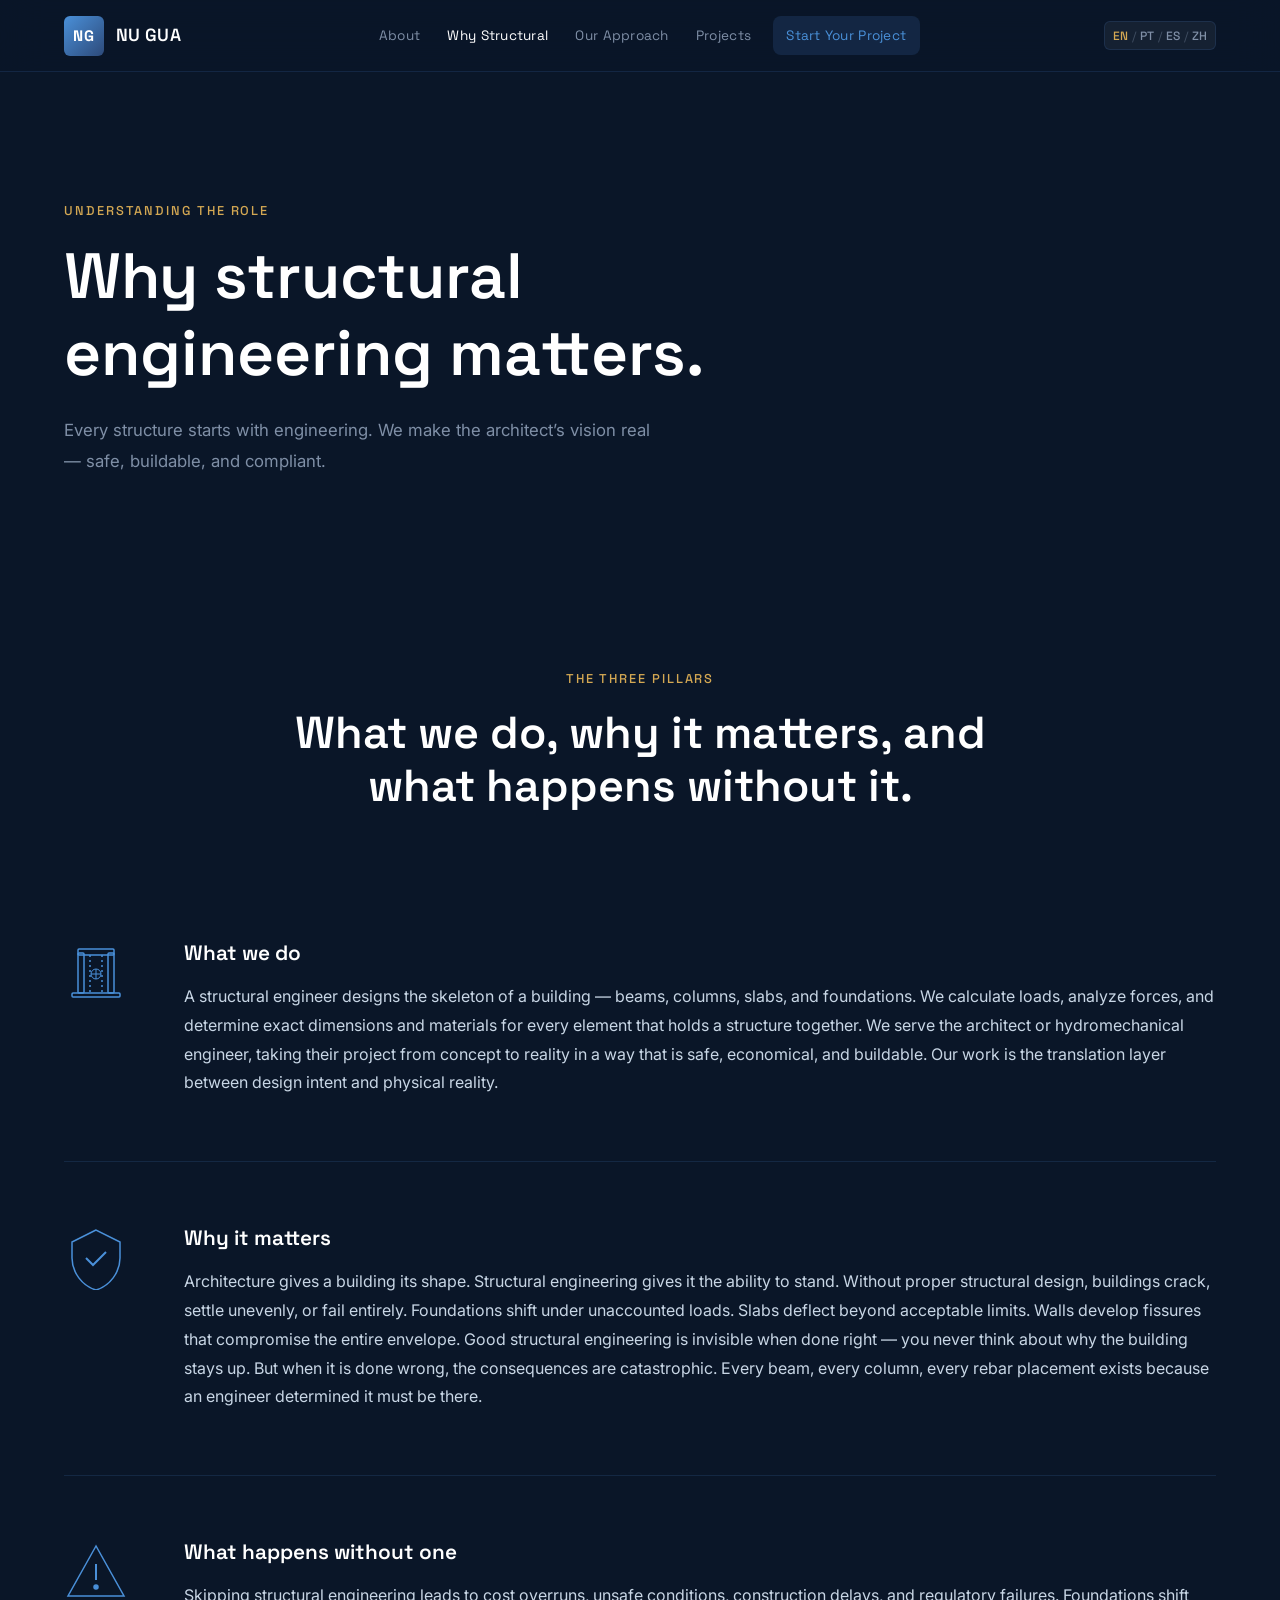
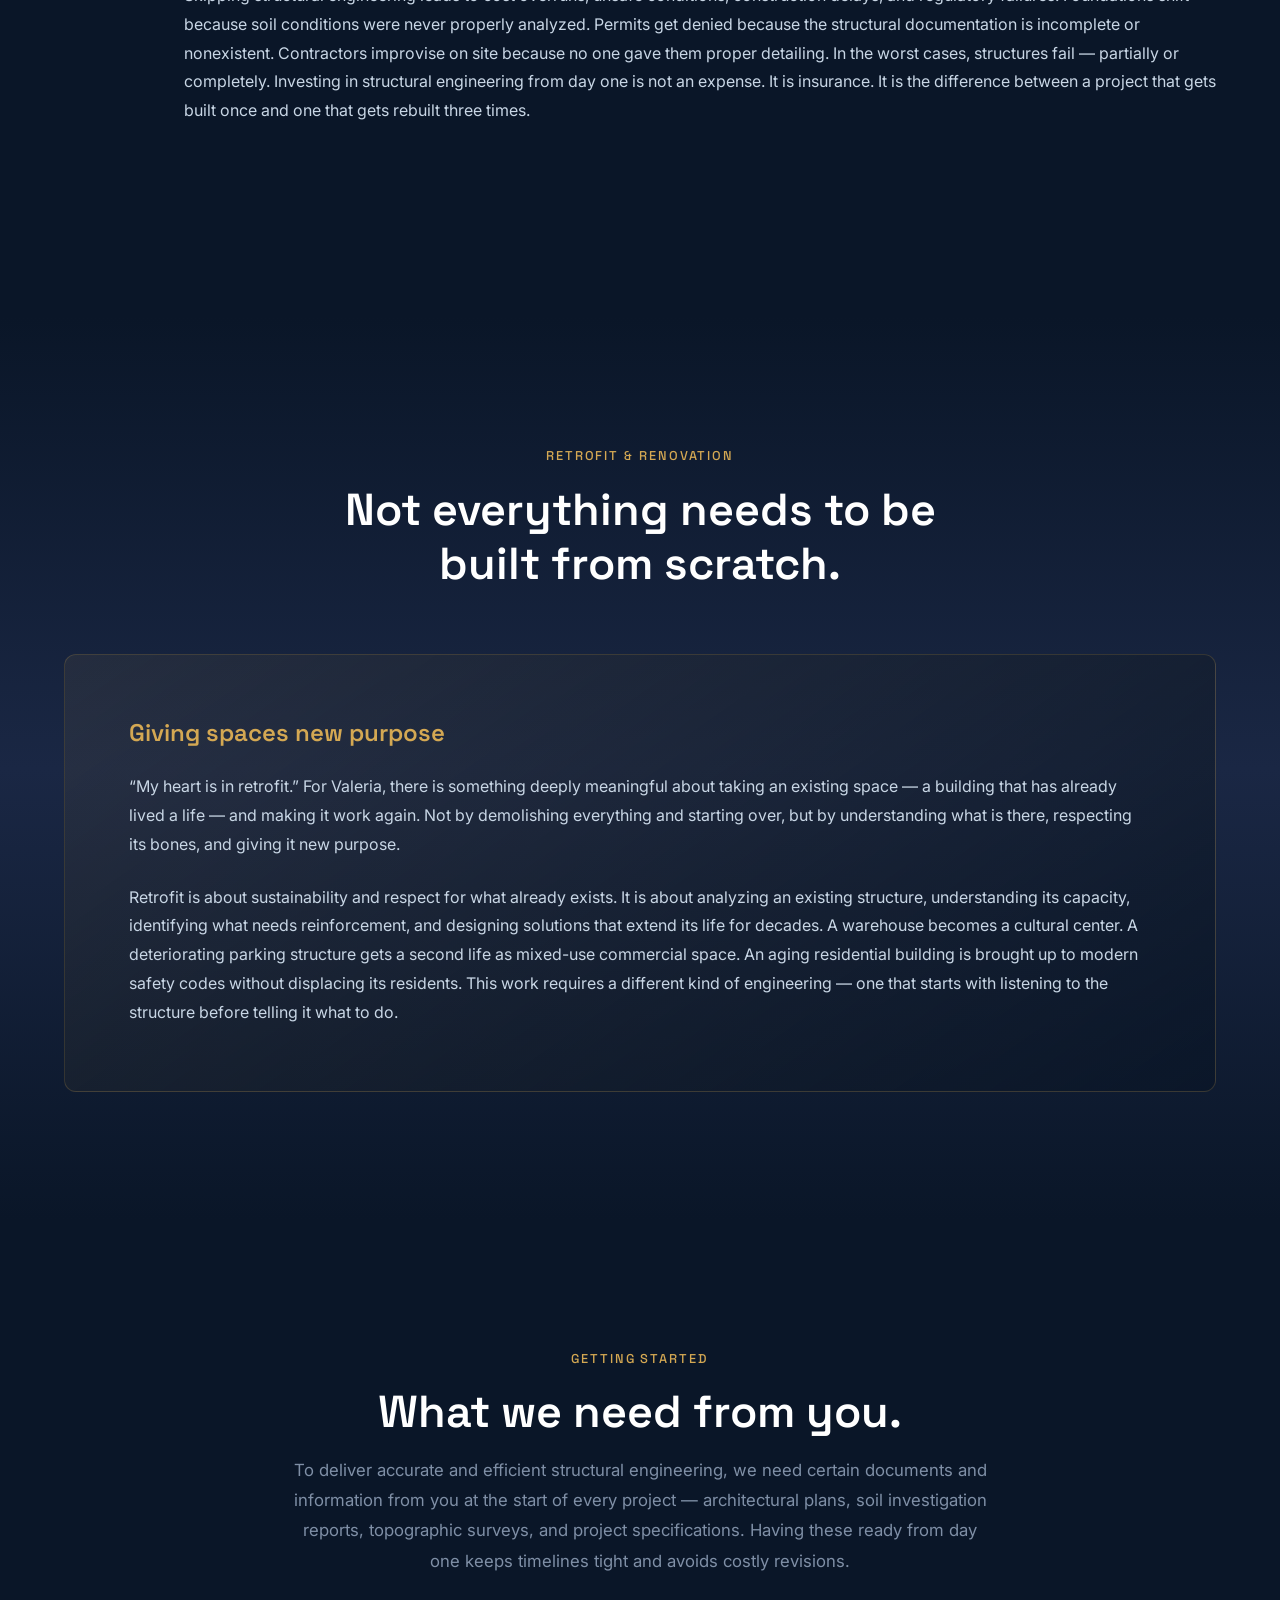
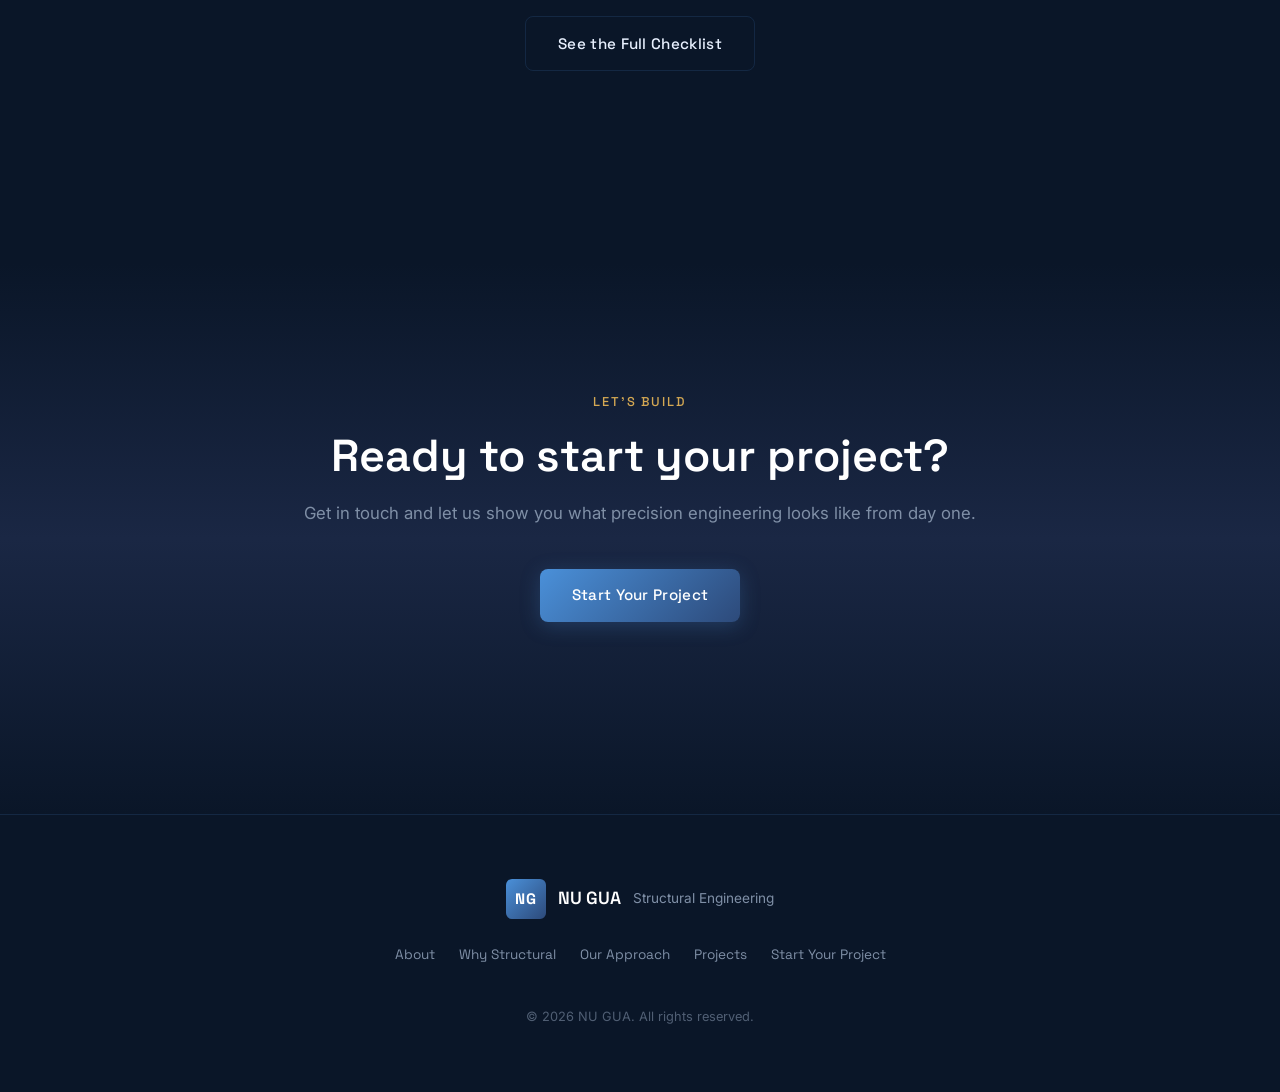
<file: why-structural.html>
<!DOCTYPE html>
<html lang="en" data-lang="en">
<head>
    <meta charset="UTF-8">
    <meta name="viewport" content="width=device-width, initial-scale=1.0">
    <title>Why Structural Engineering &mdash; NU GUA</title>
    <meta name="description" content="Why structural engineering matters. Every structure starts with engineering &mdash; we make the architect&rsquo;s vision real, safe, buildable, and compliant.">
    <link rel="preconnect" href="https://fonts.googleapis.com">
    <link rel="preconnect" href="https://fonts.gstatic.com" crossorigin>
    <link href="https://fonts.googleapis.com/css2?family=Space+Grotesk:wght@300;400;500;600;700&family=Inter:wght@300;400;500;600&display=swap" rel="stylesheet">
    <link rel="stylesheet" href="styles.css">
</head>
<body>

    <!-- ========== NAVIGATION ========== -->
    <nav class="nav" id="nav">
        <div class="nav__container">
            <a href="index.html" class="nav__logo">
                <span class="nav__logo-mark">NG</span>
                <span class="nav__logo-text">NU GUA</span>
            </a>
            <button class="nav__toggle" id="navToggle" aria-label="Toggle menu">
                <span></span><span></span><span></span>
            </button>
            <div class="nav__menu" id="navMenu">
                <ul class="nav__list">
                    <li><a href="about.html" class="nav__link" data-en="About" data-pt="Sobre" data-es="Acerca" data-zh="关于">About</a></li>
                    <li><a href="why-structural.html" class="nav__link" data-en="Why Structural" data-pt="Por Que Estrutural" data-es="Por Qué Estructural" data-zh="为何结构">Why Structural</a></li>
                    <li><a href="approach.html" class="nav__link" data-en="Our Approach" data-pt="Nossa Abordagem" data-es="Nuestro Enfoque" data-zh="我们的方法">Our Approach</a></li>
                    <li><a href="projects.html" class="nav__link" data-en="Projects" data-pt="Projetos" data-es="Proyectos" data-zh="项目">Projects</a></li>
                    <li><a href="start-project.html" class="nav__link nav__link--cta" data-en="Start Your Project" data-pt="Inicie Seu Projeto" data-es="Inicie Su Proyecto" data-zh="开始您的项目">Start Your Project</a></li>
                </ul>
            </div>
            <button class="nav__lang" id="langToggle" aria-label="Toggle language">
                <span class="nav__lang-option nav__lang-option--active" data-value="en">EN</span>
                <span class="nav__lang-divider">/</span>
                <span class="nav__lang-option" data-value="pt">PT</span>
                <span class="nav__lang-divider">/</span>
                <span class="nav__lang-option" data-value="es">ES</span>
                <span class="nav__lang-divider">/</span>
                <span class="nav__lang-option" data-value="zh">ZH</span>
            </button>
        </div>
    </nav>

    <!-- ========== PAGE HEADER ========== -->
    <section class="page-header">
        <div class="container">
            <div class="page-header__content fade-in">
                <p class="section__label" data-en="Understanding the Role" data-pt="Entendendo o Papel">Understanding the Role</p>
                <h1 class="section__title" data-en="Why structural engineering matters." data-pt="Por que engenharia estrutural importa.">Why structural engineering matters.</h1>
                <p class="section__subtitle" data-en="Every structure starts with engineering. We make the architect&rsquo;s vision real &mdash; safe, buildable, and compliant." data-pt="Toda estrutura come&ccedil;a com engenharia. N&oacute;s tornamos a vis&atilde;o do arquiteto real &mdash; segura, construt&iacute;vel e em conformidade.">Every structure starts with engineering. We make the architect&rsquo;s vision real &mdash; safe, buildable, and compliant.</p>
            </div>
        </div>
    </section>

    <!-- ========== THE THREE PILLARS ========== -->
    <section class="section">
        <div class="container">
            <div class="section__header fade-in">
                <p class="section__label" data-en="The Three Pillars" data-pt="Os Tr&ecirc;s Pilares">The Three Pillars</p>
                <h2 class="section__title" data-en="What we do, why it matters, and what happens without it." data-pt="O que fazemos, por que importa e o que acontece sem.">What we do, why it matters, and what happens without it.</h2>
            </div>

            <!-- Card 1: What We Do -->
            <div class="why-expanded__card fade-in">
                <div class="why-expanded__icon">
                    <svg viewBox="0 0 64 64" xmlns="http://www.w3.org/2000/svg" fill="none" stroke="currentColor" stroke-width="1.5">
                        <!-- Beam and column icon -->
                        <rect x="8" y="52" width="48" height="4" rx="1"/>
                        <rect x="14" y="12" width="6" height="40" rx="1"/>
                        <rect x="44" y="12" width="6" height="40" rx="1"/>
                        <rect x="14" y="8" width="36" height="6" rx="1"/>
                        <line x1="26" y1="14" x2="26" y2="52" stroke-dasharray="2 3"/>
                        <line x1="38" y1="14" x2="38" y2="52" stroke-dasharray="2 3"/>
                        <circle cx="32" cy="33" r="5" stroke-width="1"/>
                        <path d="M32 28v10M27 33h10" stroke-width="1"/>
                    </svg>
                </div>
                <div>
                    <h3 class="why-expanded__title" data-en="What we do" data-pt="O que fazemos">What we do</h3>
                    <p class="why-expanded__text" data-en="A structural engineer designs the skeleton of a building &mdash; beams, columns, slabs, and foundations. We calculate loads, analyze forces, and determine exact dimensions and materials for every element that holds a structure together. We serve the architect or hydromechanical engineer, taking their project from concept to reality in a way that is safe, economical, and buildable. Our work is the translation layer between design intent and physical reality." data-pt="Um engenheiro estrutural projeta o esqueleto de um edif&iacute;cio &mdash; vigas, pilares, lajes e funda&ccedil;&otilde;es. Calculamos cargas, analisamos for&ccedil;as e determinamos dimens&otilde;es exatas e materiais para cada elemento que mant&eacute;m uma estrutura de p&eacute;. Servimos o arquiteto ou engenheiro hidromec&acirc;nico, levando seu projeto do conceito &agrave; realidade de forma segura, econ&ocirc;mica e construt&iacute;vel. Nosso trabalho &eacute; a camada de tradu&ccedil;&atilde;o entre a inten&ccedil;&atilde;o do projeto e a realidade f&iacute;sica.">A structural engineer designs the skeleton of a building &mdash; beams, columns, slabs, and foundations. We calculate loads, analyze forces, and determine exact dimensions and materials for every element that holds a structure together. We serve the architect or hydromechanical engineer, taking their project from concept to reality in a way that is safe, economical, and buildable. Our work is the translation layer between design intent and physical reality.</p>
                </div>
            </div>

            <!-- Card 2: Why It Matters -->
            <div class="why-expanded__card fade-in">
                <div class="why-expanded__icon">
                    <svg viewBox="0 0 64 64" xmlns="http://www.w3.org/2000/svg" fill="none" stroke="currentColor" stroke-width="1.5">
                        <!-- Shield / safety icon -->
                        <path d="M32 4L8 16v16c0 14.4 10.24 27.84 24 32 13.76-4.16 24-17.6 24-32V16L32 4z"/>
                        <polyline points="22,32 29,39 42,26" stroke-width="2"/>
                    </svg>
                </div>
                <div>
                    <h3 class="why-expanded__title" data-en="Why it matters" data-pt="Por que importa">Why it matters</h3>
                    <p class="why-expanded__text" data-en="Architecture gives a building its shape. Structural engineering gives it the ability to stand. Without proper structural design, buildings crack, settle unevenly, or fail entirely. Foundations shift under unaccounted loads. Slabs deflect beyond acceptable limits. Walls develop fissures that compromise the entire envelope. Good structural engineering is invisible when done right &mdash; you never think about why the building stays up. But when it is done wrong, the consequences are catastrophic. Every beam, every column, every rebar placement exists because an engineer determined it must be there." data-pt="A arquitetura d&aacute; forma a um edif&iacute;cio. A engenharia estrutural d&aacute; a ele a capacidade de ficar de p&eacute;. Sem um projeto estrutural adequado, edif&iacute;cios racham, recalcam de forma desigual ou falham completamente. Funda&ccedil;&otilde;es cedem sob cargas n&atilde;o contabilizadas. Lajes deflectem al&eacute;m dos limites aceit&aacute;veis. Paredes desenvolvem fissuras que comprometem toda a envolt&oacute;ria. Boa engenharia estrutural &eacute; invis&iacute;vel quando bem feita &mdash; voc&ecirc; nunca pensa sobre por que o edif&iacute;cio se mant&eacute;m de p&eacute;. Mas quando &eacute; mal feita, as consequ&ecirc;ncias s&atilde;o catastr&oacute;ficas. Cada viga, cada pilar, cada posicionamento de armadura existe porque um engenheiro determinou que deveria estar ali.">Architecture gives a building its shape. Structural engineering gives it the ability to stand. Without proper structural design, buildings crack, settle unevenly, or fail entirely. Foundations shift under unaccounted loads. Slabs deflect beyond acceptable limits. Walls develop fissures that compromise the entire envelope. Good structural engineering is invisible when done right &mdash; you never think about why the building stays up. But when it is done wrong, the consequences are catastrophic. Every beam, every column, every rebar placement exists because an engineer determined it must be there.</p>
                </div>
            </div>

            <!-- Card 3: What Happens Without One -->
            <div class="why-expanded__card fade-in">
                <div class="why-expanded__icon">
                    <svg viewBox="0 0 64 64" xmlns="http://www.w3.org/2000/svg" fill="none" stroke="currentColor" stroke-width="1.5">
                        <!-- Warning / risk icon -->
                        <path d="M32 6L4 56h56L32 6z"/>
                        <line x1="32" y1="24" x2="32" y2="40" stroke-width="2"/>
                        <circle cx="32" cy="47" r="2" fill="currentColor"/>
                    </svg>
                </div>
                <div>
                    <h3 class="why-expanded__title" data-en="What happens without one" data-pt="O que acontece sem um">What happens without one</h3>
                    <p class="why-expanded__text" data-en="Skipping structural engineering leads to cost overruns, unsafe conditions, construction delays, and regulatory failures. Foundations shift because soil conditions were never properly analyzed. Permits get denied because the structural documentation is incomplete or nonexistent. Contractors improvise on site because no one gave them proper detailing. In the worst cases, structures fail &mdash; partially or completely. Investing in structural engineering from day one is not an expense. It is insurance. It is the difference between a project that gets built once and one that gets rebuilt three times." data-pt="Pular a engenharia estrutural leva a estouros de or&ccedil;amento, condi&ccedil;&otilde;es inseguras, atrasos na constru&ccedil;&atilde;o e falhas regulat&oacute;rias. Funda&ccedil;&otilde;es cedem porque as condi&ccedil;&otilde;es do solo nunca foram analisadas adequadamente. Alvar&aacute;s s&atilde;o negados porque a documenta&ccedil;&atilde;o estrutural est&aacute; incompleta ou inexistente. Empreiteiros improvisam no canteiro porque ningu&eacute;m lhes deu detalhamento adequado. Nos piores casos, estruturas falham &mdash; parcial ou completamente. Investir em engenharia estrutural desde o primeiro dia n&atilde;o &eacute; uma despesa. &Eacute; um seguro. &Eacute; a diferen&ccedil;a entre um projeto que &eacute; constru&iacute;do uma vez e um que &eacute; reconstru&iacute;do tr&ecirc;s vezes.">Skipping structural engineering leads to cost overruns, unsafe conditions, construction delays, and regulatory failures. Foundations shift because soil conditions were never properly analyzed. Permits get denied because the structural documentation is incomplete or nonexistent. Contractors improvise on site because no one gave them proper detailing. In the worst cases, structures fail &mdash; partially or completely. Investing in structural engineering from day one is not an expense. It is insurance. It is the difference between a project that gets built once and one that gets rebuilt three times.</p>
                </div>
            </div>
        </div>
    </section>

    <!-- ========== RETROFIT & RENOVATION ========== -->
    <section class="section section--alt">
        <div class="container">
            <div class="section__header fade-in">
                <p class="section__label" data-en="Retrofit &amp; Renovation" data-pt="Retrofit &amp; Reforma">Retrofit &amp; Renovation</p>
                <h2 class="section__title" data-en="Not everything needs to be built from scratch." data-pt="Nem tudo precisa ser constru&iacute;do do zero.">Not everything needs to be built from scratch.</h2>
            </div>
            <div class="retrofit-highlight fade-in">
                <h3 data-en="Giving spaces new purpose" data-pt="Dando novo prop&oacute;sito aos espa&ccedil;os">Giving spaces new purpose</h3>
                <p data-en="&ldquo;My heart is in retrofit.&rdquo; For Valeria, there is something deeply meaningful about taking an existing space &mdash; a building that has already lived a life &mdash; and making it work again. Not by demolishing everything and starting over, but by understanding what is there, respecting its bones, and giving it new purpose." data-pt="&ldquo;Meu cora&ccedil;&atilde;o est&aacute; no retrofit.&rdquo; Para Valeria, h&aacute; algo profundamente significativo em pegar um espa&ccedil;o existente &mdash; um edif&iacute;cio que j&aacute; viveu uma vida &mdash; e faz&ecirc;-lo funcionar novamente. N&atilde;o demolindo tudo e come&ccedil;ando de novo, mas entendendo o que est&aacute; l&aacute;, respeitando sua estrutura e dando-lhe novo prop&oacute;sito.">&ldquo;My heart is in retrofit.&rdquo; For Valeria, there is something deeply meaningful about taking an existing space &mdash; a building that has already lived a life &mdash; and making it work again. Not by demolishing everything and starting over, but by understanding what is there, respecting its bones, and giving it new purpose.</p>
                <p style="margin-top:var(--space-md);" data-en="Retrofit is about sustainability and respect for what already exists. It is about analyzing an existing structure, understanding its capacity, identifying what needs reinforcement, and designing solutions that extend its life for decades. A warehouse becomes a cultural center. A deteriorating parking structure gets a second life as mixed-use commercial space. An aging residential building is brought up to modern safety codes without displacing its residents. This work requires a different kind of engineering &mdash; one that starts with listening to the structure before telling it what to do." data-pt="Retrofit &eacute; sobre sustentabilidade e respeito pelo que j&aacute; existe. &Eacute; sobre analisar uma estrutura existente, entender sua capacidade, identificar o que precisa de refor&ccedil;o e projetar solu&ccedil;&otilde;es que prolonguem sua vida por d&eacute;cadas. Um galp&atilde;o se torna um centro cultural. Uma estrutura de estacionamento deteriorada ganha uma segunda vida como espa&ccedil;o comercial misto. Um edif&iacute;cio residencial envelhecido &eacute; adequado aos c&oacute;digos de seguran&ccedil;a modernos sem deslocar seus moradores. Este trabalho exige um tipo diferente de engenharia &mdash; uma que come&ccedil;a ouvindo a estrutura antes de dizer a ela o que fazer.">Retrofit is about sustainability and respect for what already exists. It is about analyzing an existing structure, understanding its capacity, identifying what needs reinforcement, and designing solutions that extend its life for decades. A warehouse becomes a cultural center. A deteriorating parking structure gets a second life as mixed-use commercial space. An aging residential building is brought up to modern safety codes without displacing its residents. This work requires a different kind of engineering &mdash; one that starts with listening to the structure before telling it what to do.</p>
            </div>
        </div>
    </section>

    <!-- ========== WHAT WE NEED FROM YOU ========== -->
    <section class="section">
        <div class="container">
            <div class="section__header fade-in">
                <p class="section__label" data-en="Getting Started" data-pt="Primeiros Passos">Getting Started</p>
                <h2 class="section__title" data-en="What we need from you." data-pt="O que precisamos de voc&ecirc;.">What we need from you.</h2>
                <p class="section__subtitle" data-en="To deliver accurate and efficient structural engineering, we need certain documents and information from you at the start of every project &mdash; architectural plans, soil investigation reports, topographic surveys, and project specifications. Having these ready from day one keeps timelines tight and avoids costly revisions." data-pt="Para entregar engenharia estrutural precisa e eficiente, precisamos de certos documentos e informa&ccedil;&otilde;es de voc&ecirc; no in&iacute;cio de cada projeto &mdash; plantas arquitet&ocirc;nicas, laudos de sondagem, levantamentos topogr&aacute;ficos e especifica&ccedil;&otilde;es do projeto. Ter esses itens prontos desde o primeiro dia mant&eacute;m os cronogramas apertados e evita revis&otilde;es custosas.">To deliver accurate and efficient structural engineering, we need certain documents and information from you at the start of every project &mdash; architectural plans, soil investigation reports, topographic surveys, and project specifications. Having these ready from day one keeps timelines tight and avoids costly revisions.</p>
                <div style="margin-top:var(--space-lg);">
                    <a href="start-project.html" class="btn btn--outline" data-en="See the Full Checklist" data-pt="Veja o Checklist Completo">See the Full Checklist</a>
                </div>
            </div>
        </div>
    </section>

    <!-- ========== CTA ========== -->
    <section class="section section--alt">
        <div class="container">
            <div class="section__header fade-in">
                <p class="section__label" data-en="Let&rsquo;s Build" data-pt="Vamos Construir">Let&rsquo;s Build</p>
                <h2 class="section__title" data-en="Ready to start your project?" data-pt="Pronto para iniciar seu projeto?">Ready to start your project?</h2>
                <p class="section__subtitle" data-en="Get in touch and let us show you what precision engineering looks like from day one." data-pt="Entre em contato e deixe-nos mostrar o que engenharia de precis&atilde;o significa desde o primeiro dia.">Get in touch and let us show you what precision engineering looks like from day one.</p>
                <div style="margin-top:var(--space-lg);">
                    <a href="start-project.html" class="btn btn--primary" data-en="Start Your Project" data-pt="Inicie Seu Projeto">Start Your Project</a>
                </div>
            </div>
        </div>
    </section>

    <!-- ========== FOOTER ========== -->
    <footer class="footer">
        <div class="container">
            <div class="footer__content">
                <div class="footer__brand">
                    <span class="nav__logo-mark">NG</span>
                    <span class="footer__name">NU GUA</span>
                    <p class="footer__tagline" data-en="Structural Engineering" data-pt="Servi&ccedil;o Estrutural" data-es="Ingeniería Estructural" data-zh="结构工程">Structural Engineering</p>
                </div>
                <div class="footer__links">
                    <a href="about.html" data-en="About" data-pt="Sobre" data-es="Acerca" data-zh="关于">About</a>
                    <a href="why-structural.html" data-en="Why Structural" data-pt="Por Que Estrutural" data-es="Por Qué Estructural" data-zh="为何结构">Why Structural</a>
                    <a href="approach.html" data-en="Our Approach" data-pt="Nossa Abordagem" data-es="Nuestro Enfoque" data-zh="我们的方法">Our Approach</a>
                    <a href="projects.html" data-en="Projects" data-pt="Projetos" data-es="Proyectos" data-zh="项目">Projects</a>
                    <a href="start-project.html" data-en="Start Your Project" data-pt="Inicie Seu Projeto" data-es="Inicie Su Proyecto" data-zh="开始您的项目">Start Your Project</a>
                </div>
                <p class="footer__copy" data-en="&copy; 2026 NU GUA. All rights reserved." data-pt="&copy; 2026 NU GUA. Todos os direitos reservados." data-es="&copy; 2026 NU GUA. Todos los derechos reservados." data-zh="&copy; 2026 NU GUA. 版权所有。">&copy; 2026 NU GUA. All rights reserved.</p>
            </div>
        </div>
    </footer>

    <script src="script.js"></script>
</body>
</html>
</file>
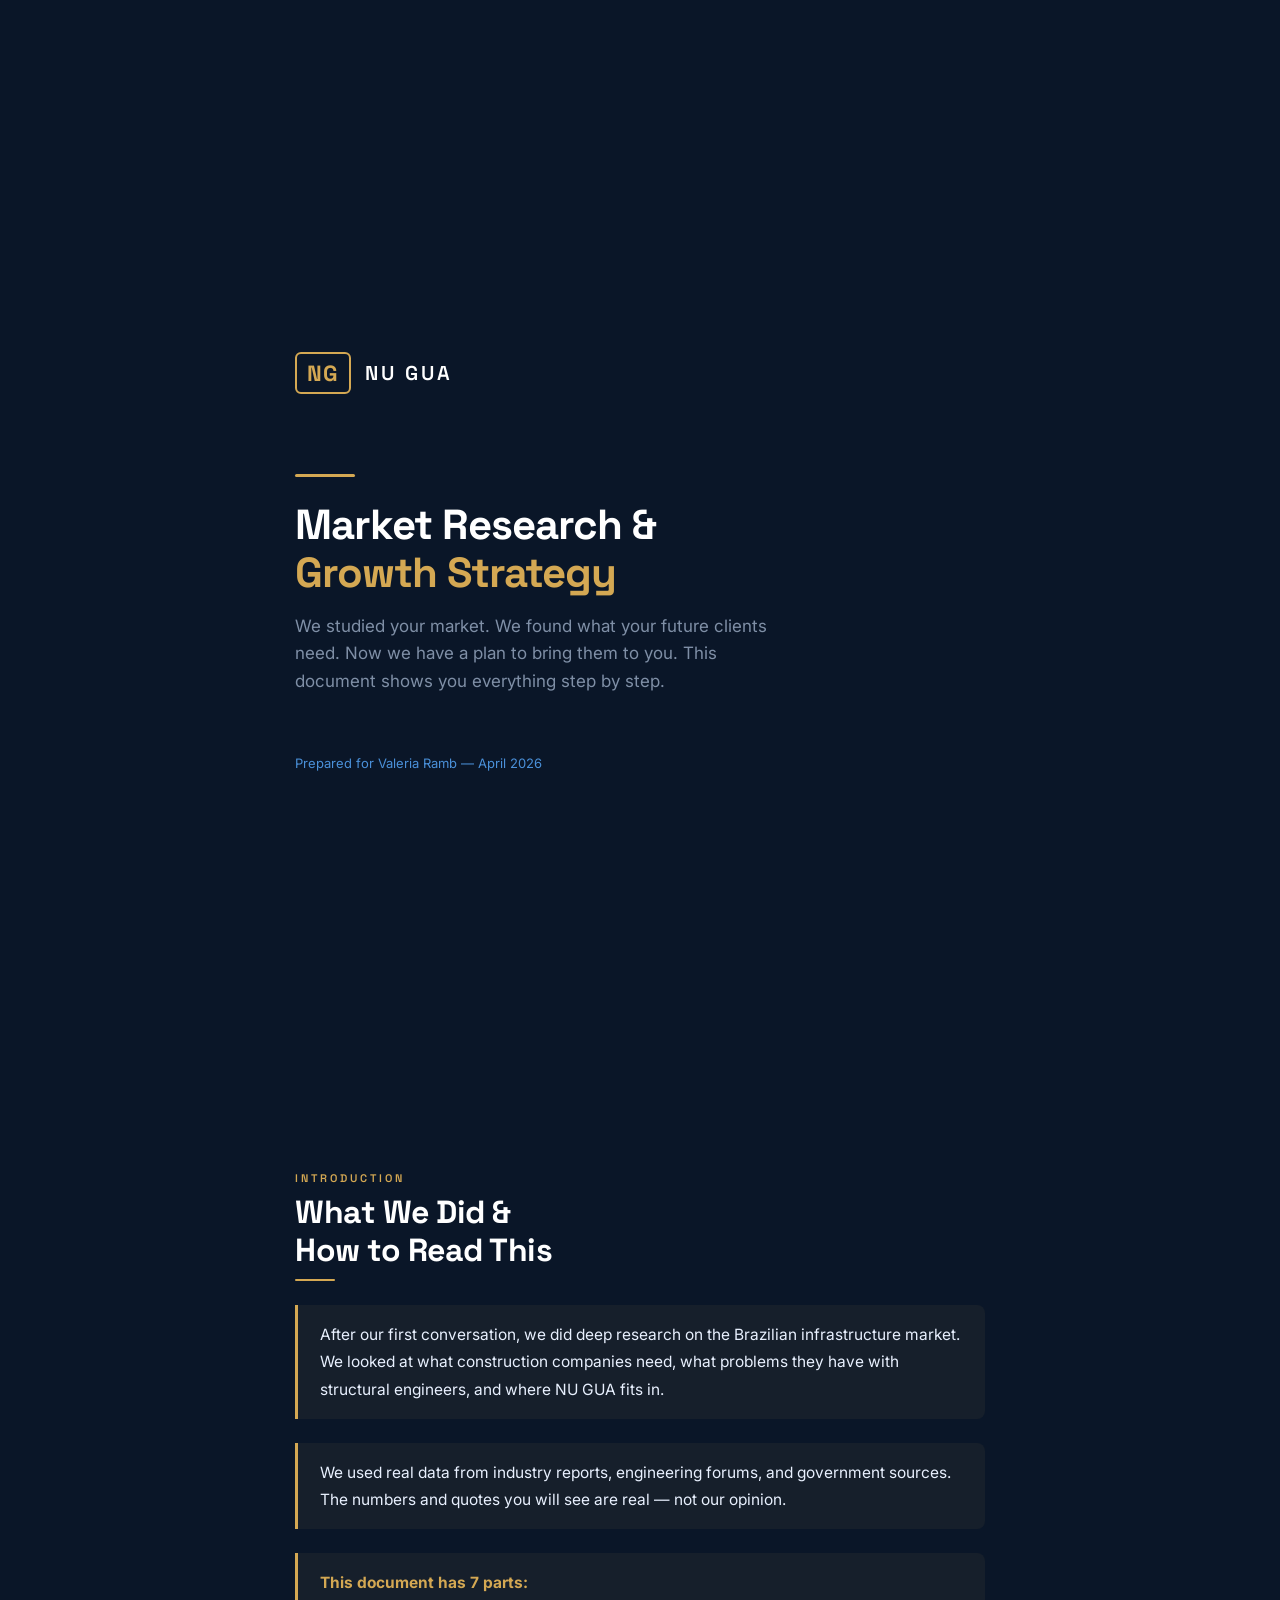
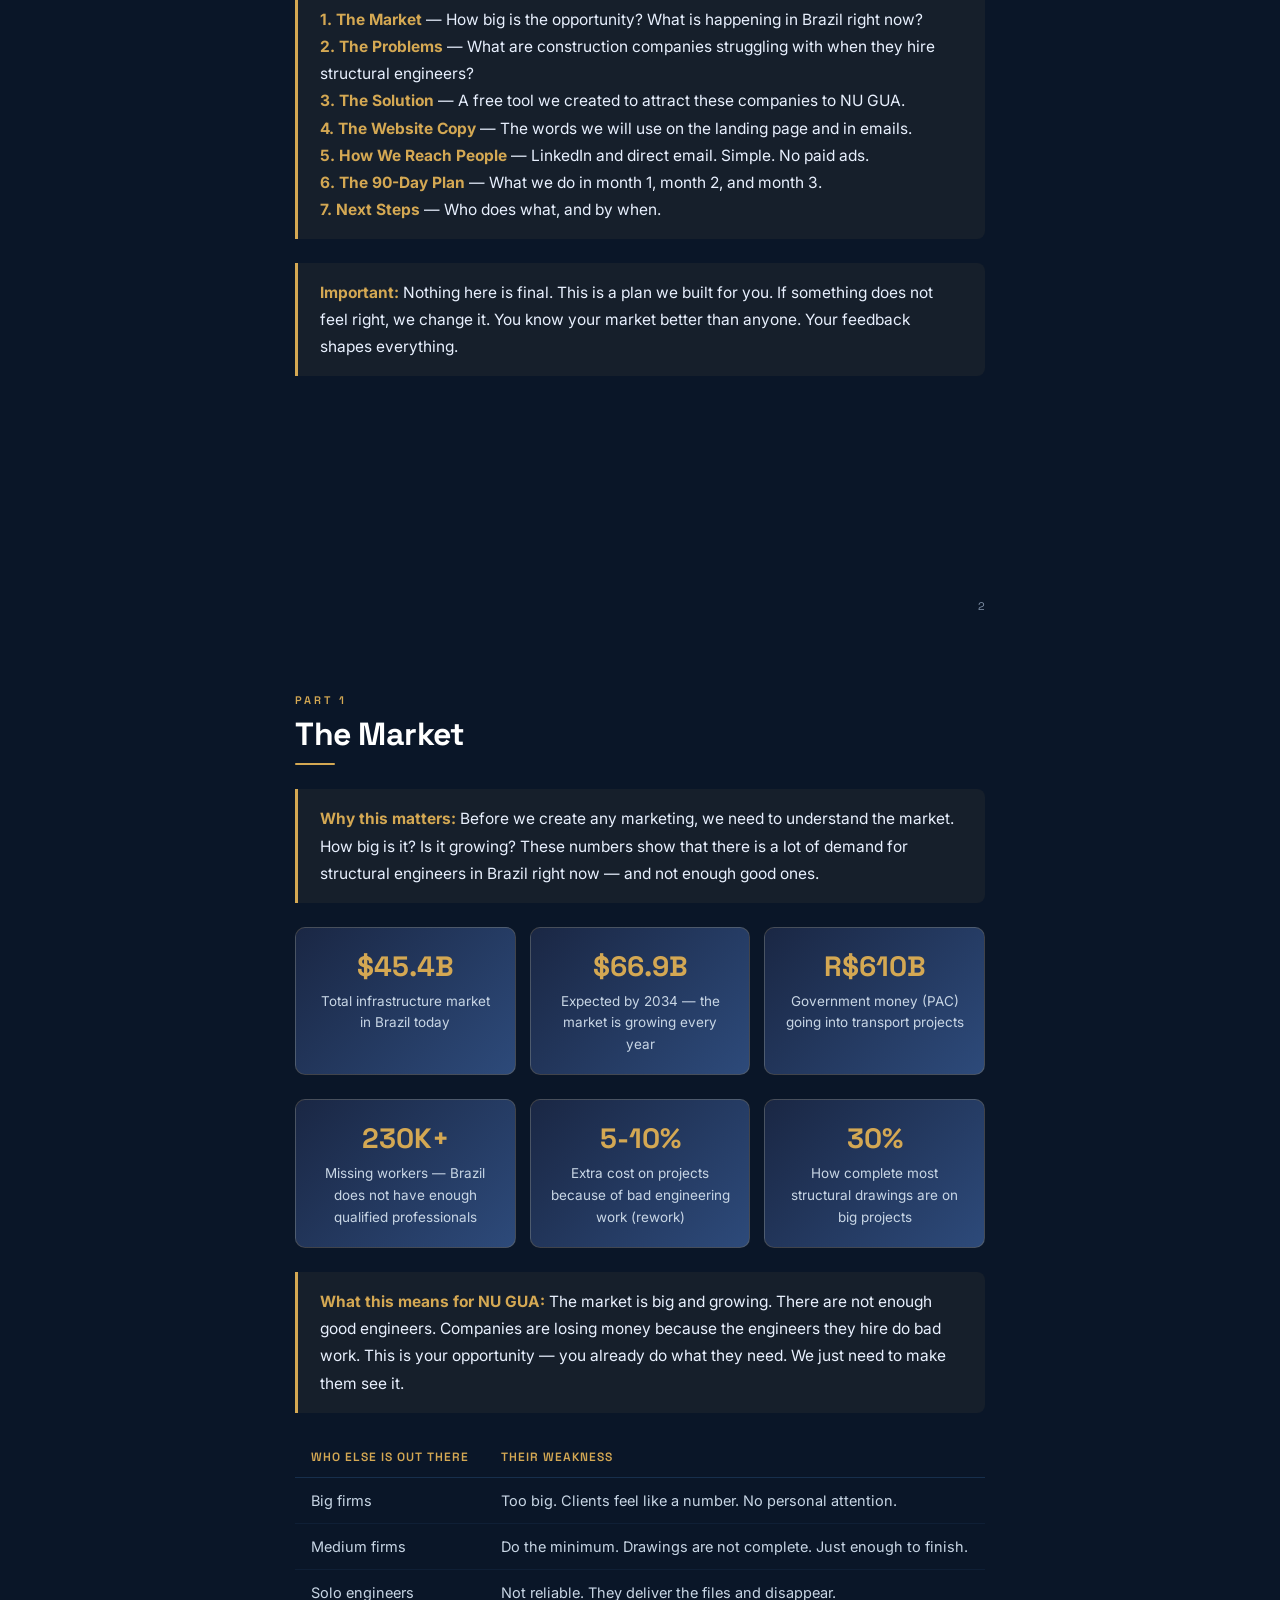
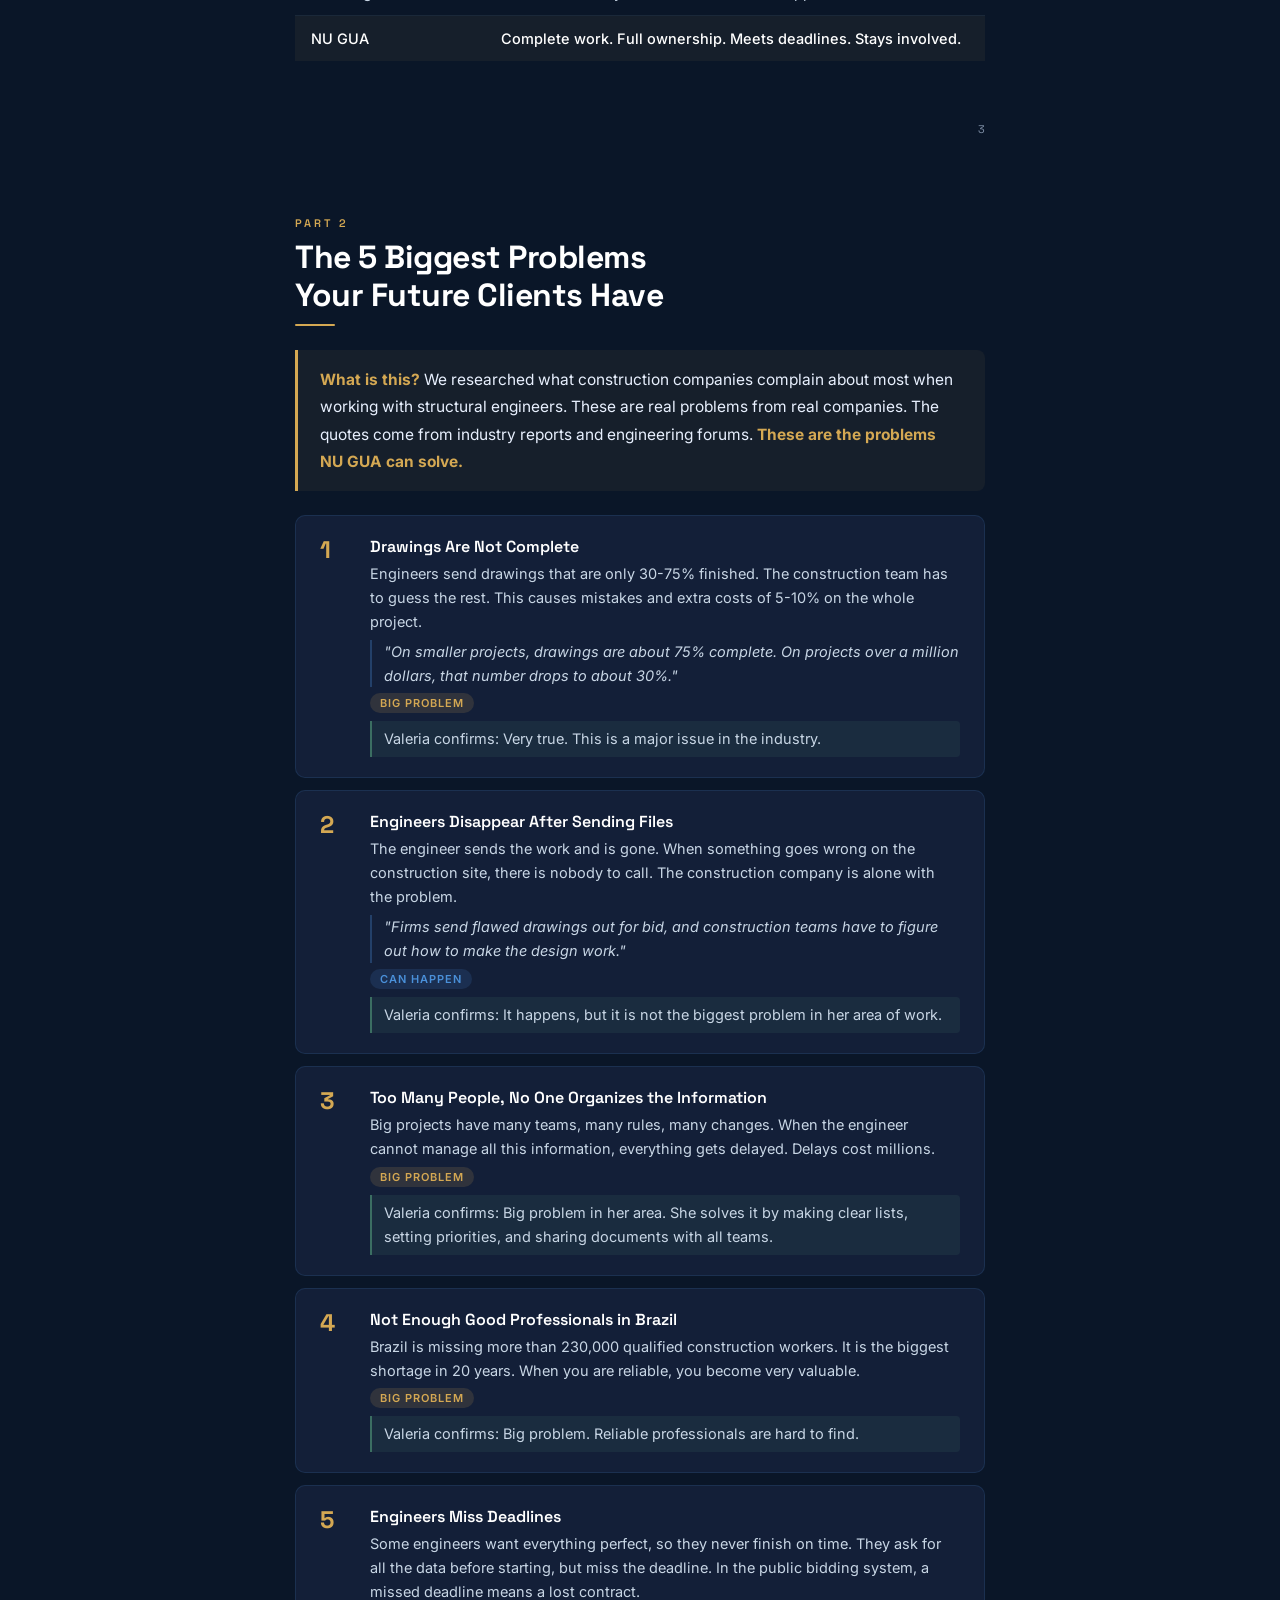
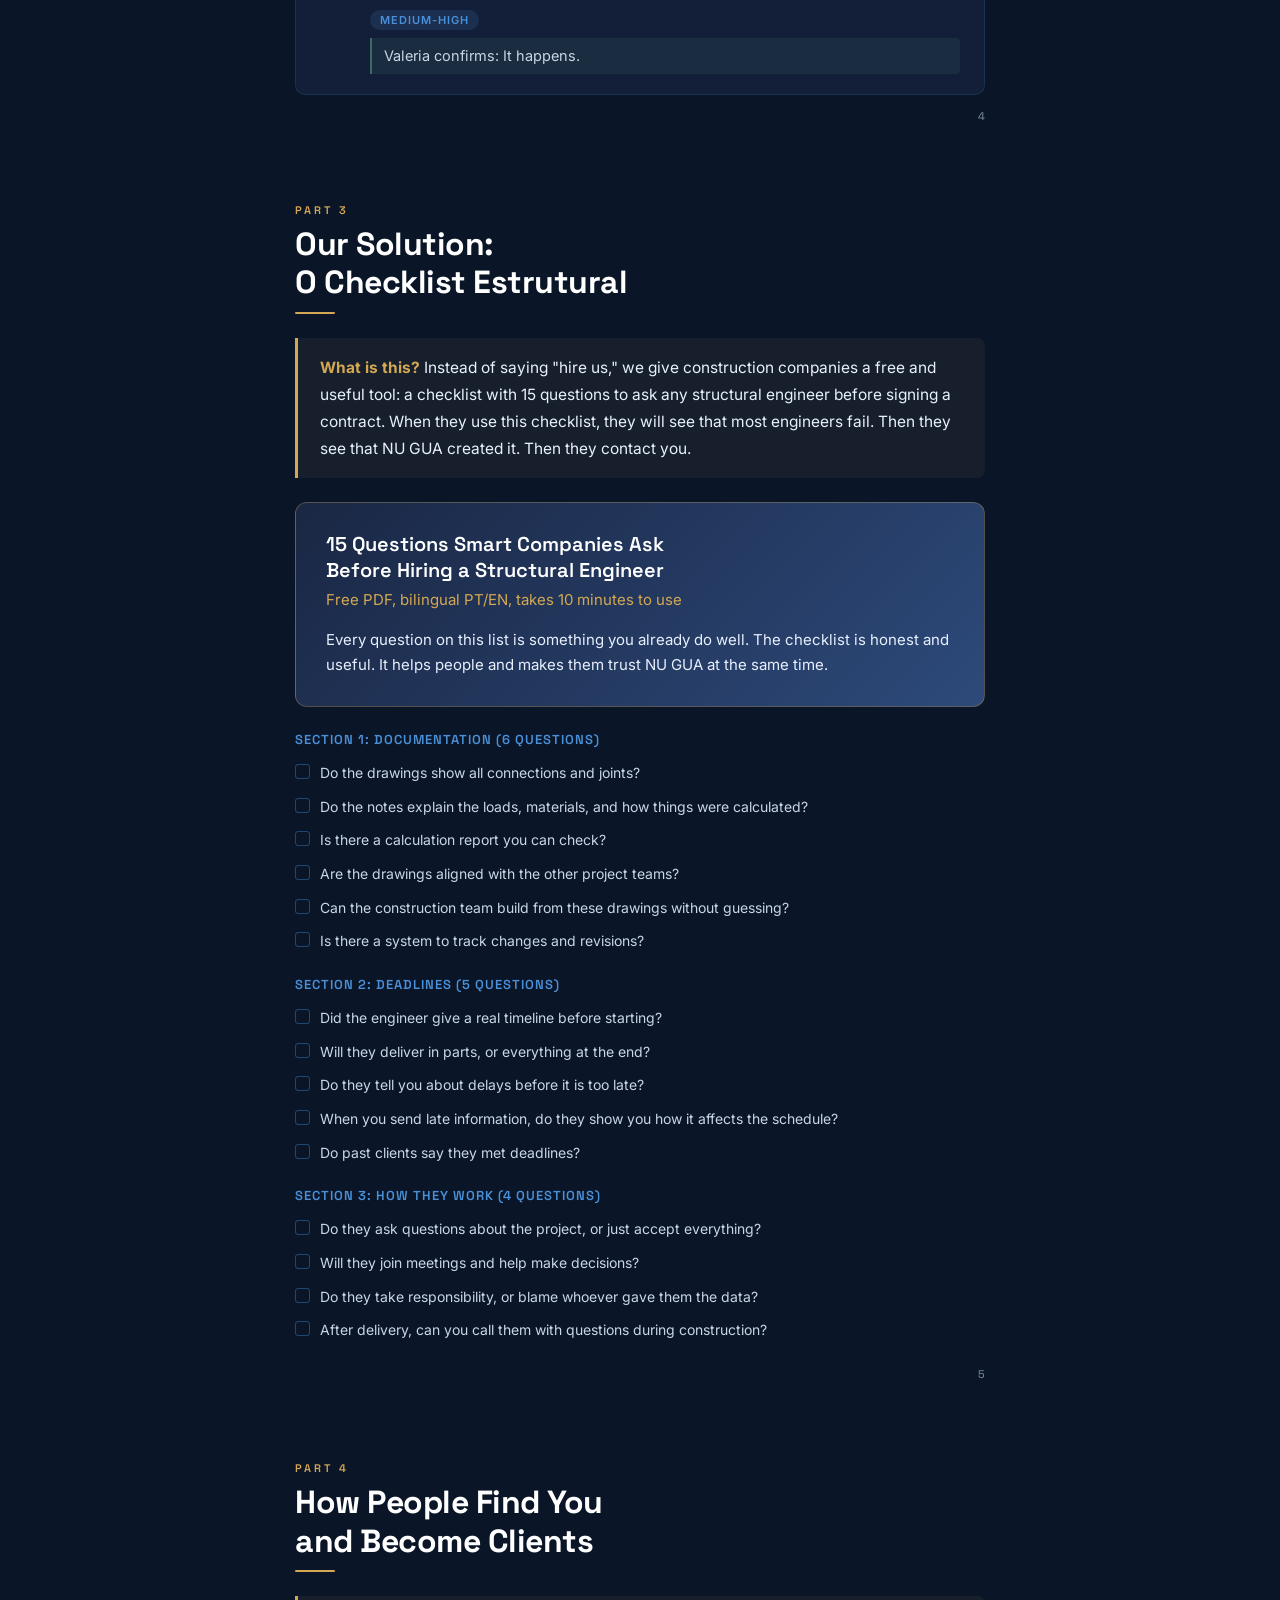
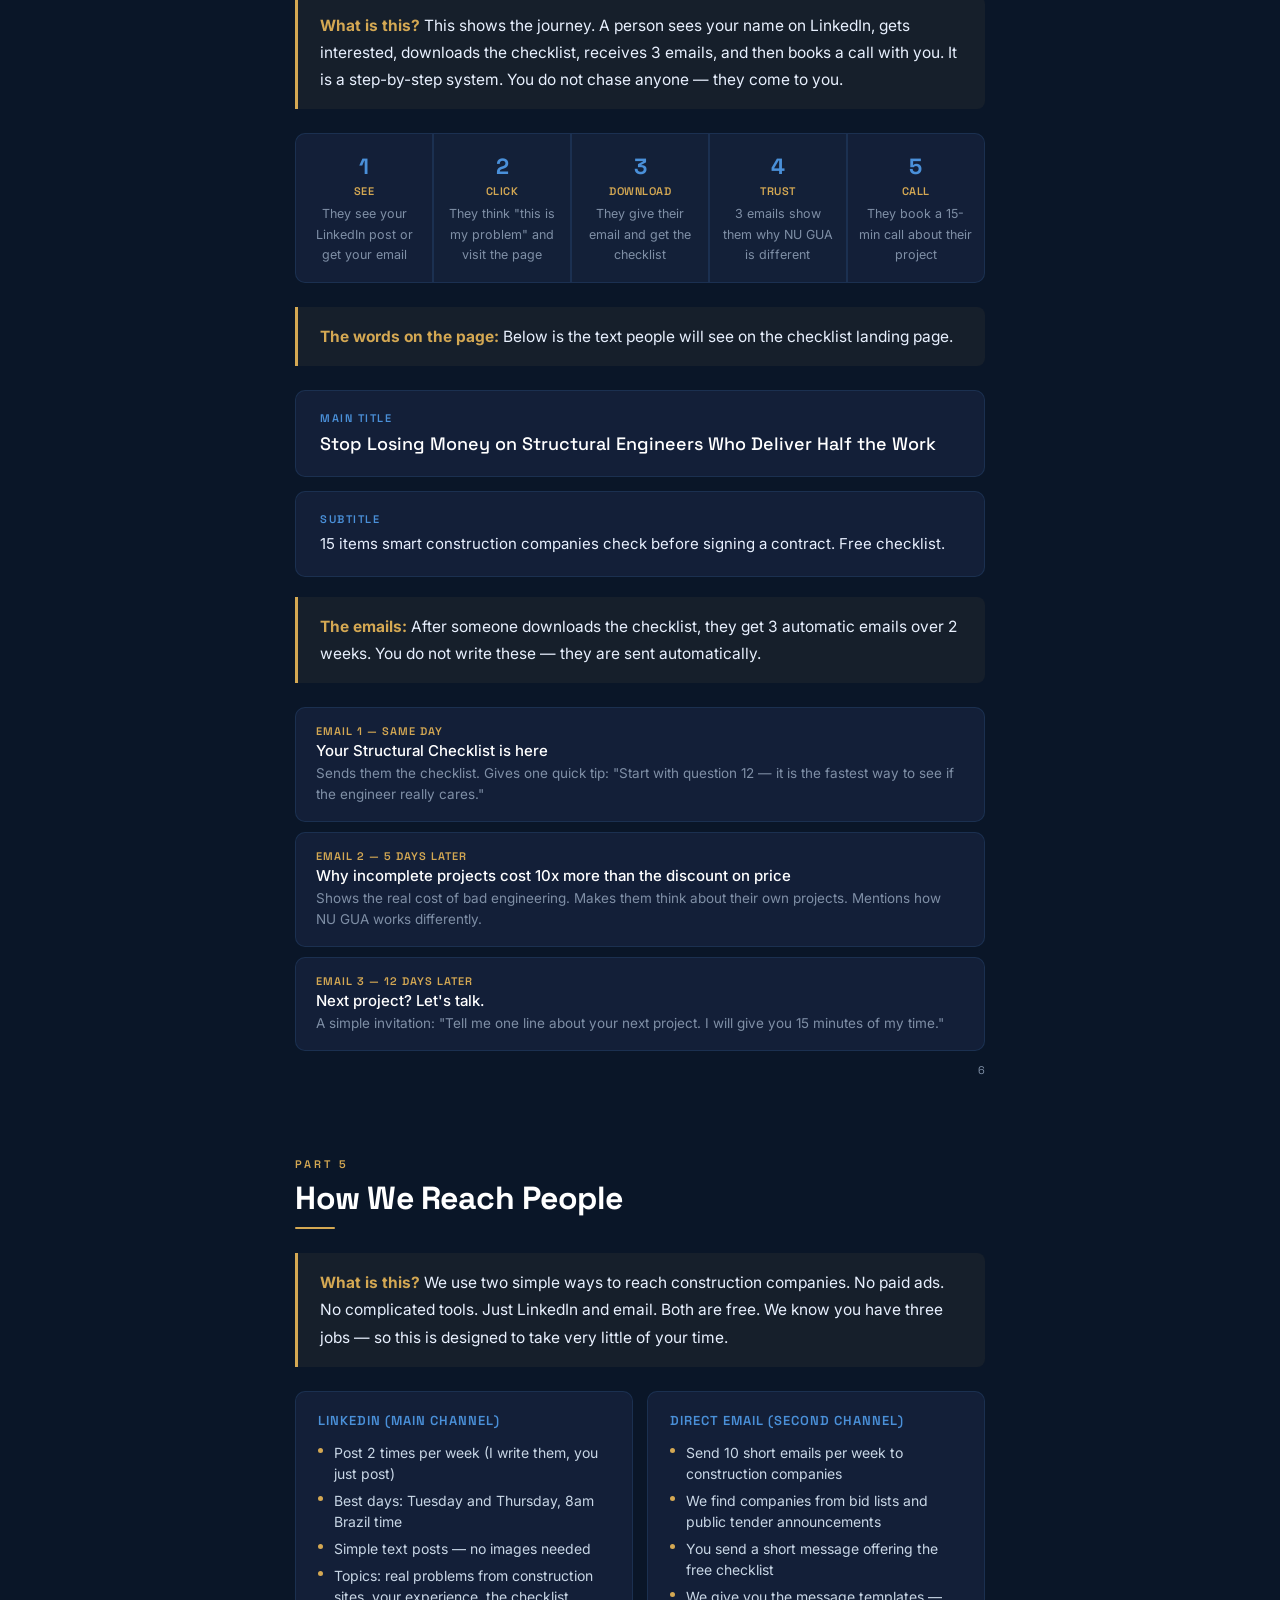
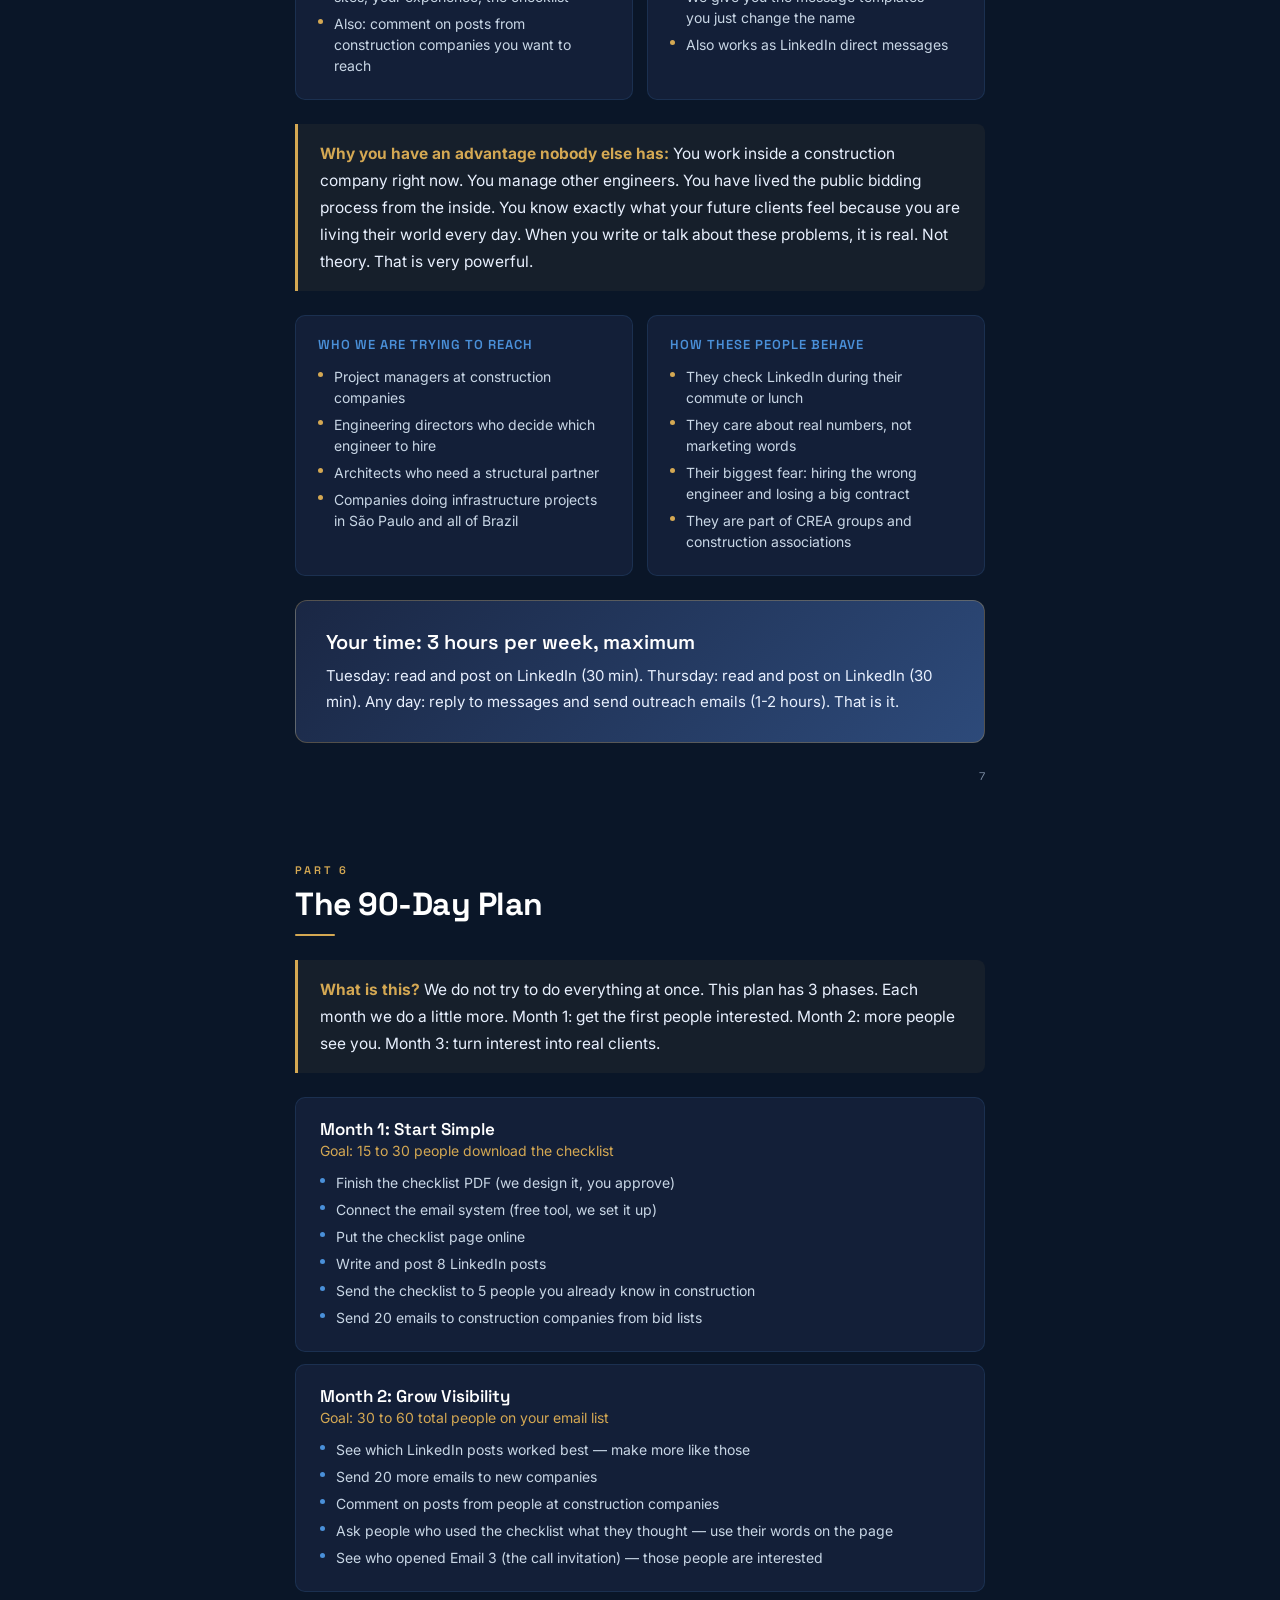
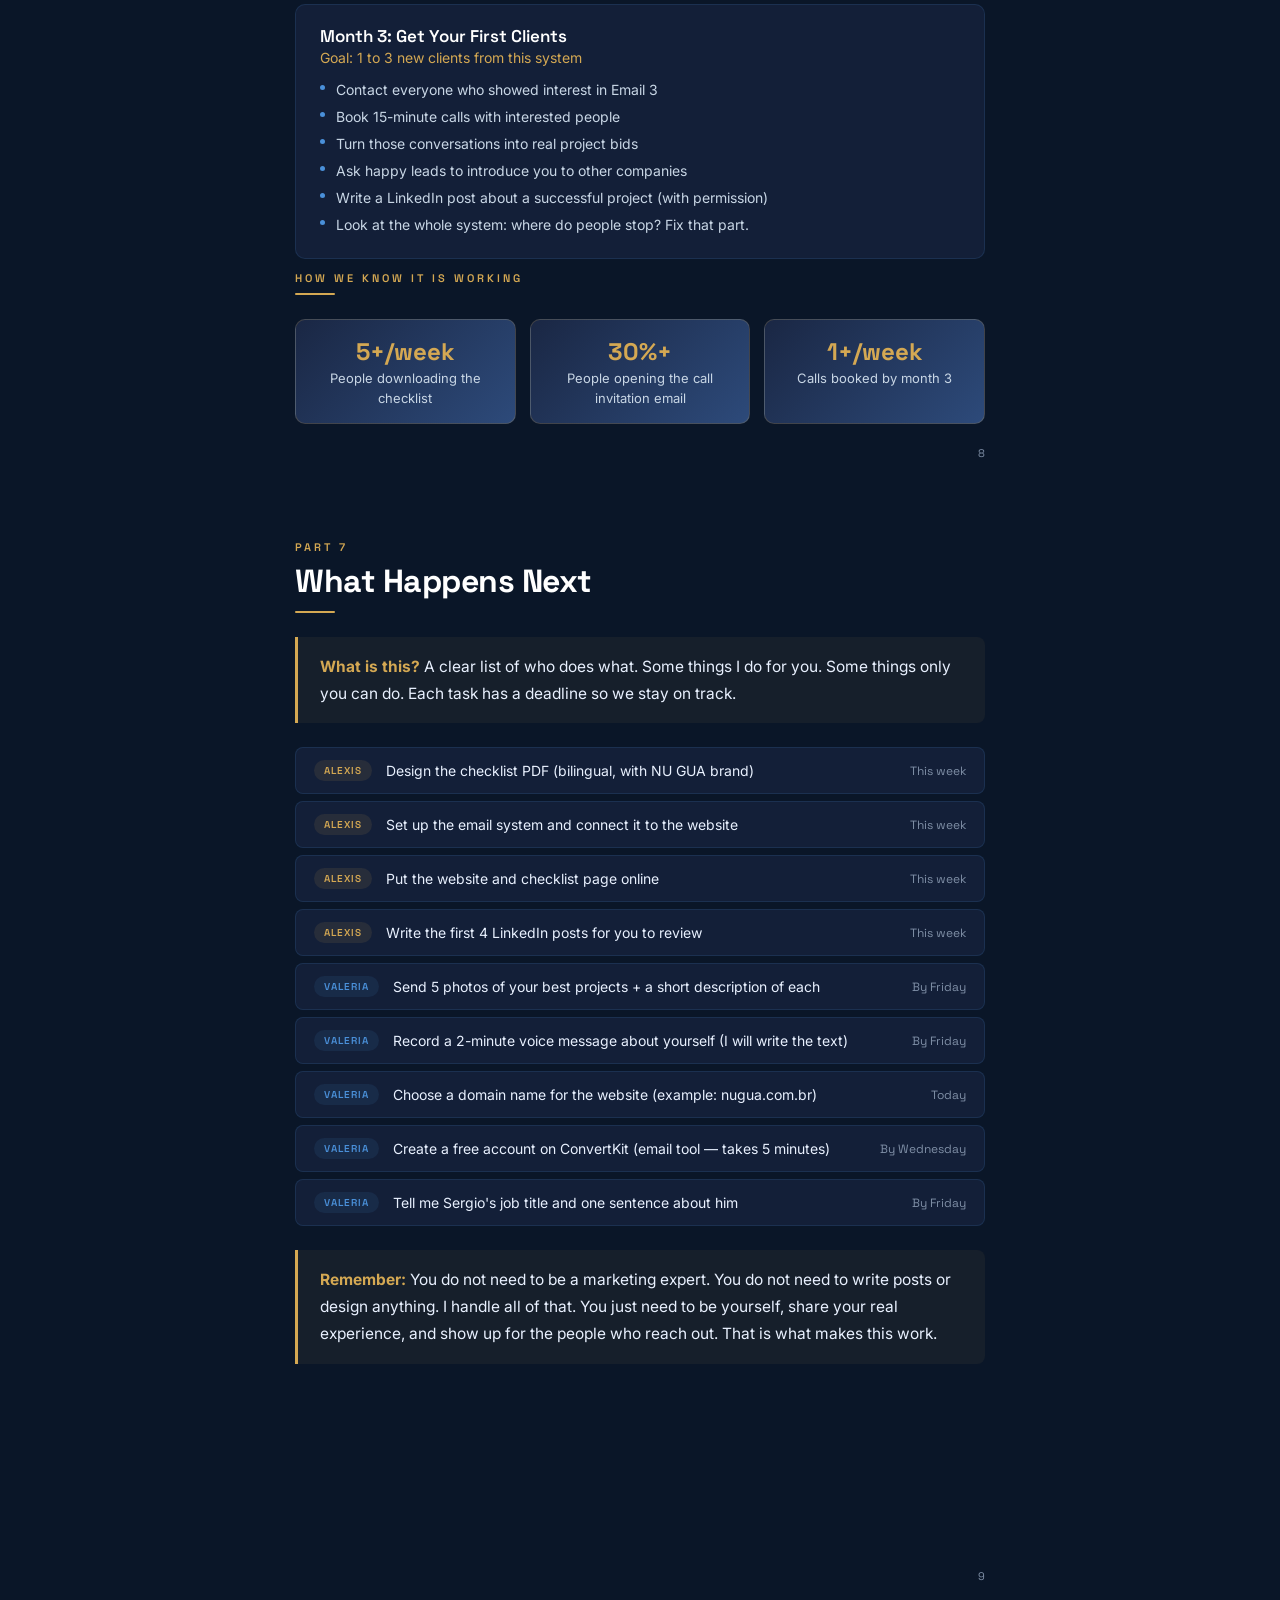
<file: project_documents/nugua_marketing_plan_client.html>
<!DOCTYPE html>
<html lang="en">
<head>
    <meta charset="UTF-8">
    <meta name="viewport" content="width=device-width, initial-scale=1.0">
    <title>NU GUA — Research & Marketing Strategy</title>
    <link rel="preconnect" href="https://fonts.googleapis.com">
    <link rel="preconnect" href="https://fonts.gstatic.com" crossorigin>
    <link href="https://fonts.googleapis.com/css2?family=Space+Grotesk:wght@300;400;500;600;700&family=Inter:wght@300;400;500;600&display=swap" rel="stylesheet">
    <style>
        @page { size: A4; margin: 0; }
        * { margin: 0; padding: 0; box-sizing: border-box; }

        body {
            font-family: 'Inter', sans-serif;
            background: #0a1628;
            color: #c8d6e5;
            -webkit-print-color-adjust: exact;
            print-color-adjust: exact;
        }

        .page {
            width: 210mm;
            min-height: 297mm;
            margin: 0 auto;
            padding: 48px 52px;
            page-break-after: always;
            position: relative;
        }
        .page:last-child { page-break-after: avoid; }
        .page-num {
            position: absolute;
            bottom: 32px;
            right: 52px;
            font-family: 'Space Grotesk', sans-serif;
            font-size: 11px;
            color: #7f8fa6;
        }

        /* Cover */
        .cover { display: flex; flex-direction: column; justify-content: center; align-items: flex-start; }
        .cover .logo { display: flex; align-items: center; gap: 14px; margin-bottom: 80px; }
        .logo-mark {
            font-family: 'Space Grotesk', sans-serif; font-weight: 700; font-size: 22px;
            color: #d4a853; border: 2px solid #d4a853; border-radius: 6px;
            padding: 5px 10px; letter-spacing: 1px;
        }
        .logo-text {
            font-family: 'Space Grotesk', sans-serif; font-weight: 600; font-size: 20px;
            color: #ffffff; letter-spacing: 3px;
        }
        .cover h1 {
            font-family: 'Space Grotesk', sans-serif; font-size: 42px; font-weight: 700;
            color: #ffffff; line-height: 1.15; margin-bottom: 16px; letter-spacing: -1px;
        }
        .cover h1 span { color: #d4a853; }
        .cover .cover-sub { font-size: 17px; color: #7f8fa6; line-height: 1.6; max-width: 500px; margin-bottom: 60px; }
        .cover-meta { font-size: 13px; color: #4a90d9; }
        .cover-line { width: 60px; height: 3px; background: #d4a853; margin-bottom: 24px; border-radius: 2px; }

        /* Section headers */
        .section-label {
            font-family: 'Space Grotesk', sans-serif; font-size: 11px; font-weight: 600;
            color: #d4a853; text-transform: uppercase; letter-spacing: 3px; margin-bottom: 8px;
        }
        h2 {
            font-family: 'Space Grotesk', sans-serif; font-size: 32px; font-weight: 700;
            color: #ffffff; margin-bottom: 10px; letter-spacing: -0.5px; line-height: 1.2;
        }
        .page-intro {
            font-size: 16px; color: #7f8fa6; margin-bottom: 20px; line-height: 1.6; max-width: 540px;
        }
        .divider { width: 40px; height: 2px; background: #d4a853; margin-bottom: 24px; border-radius: 2px; }

        /* Guide text - narrator descriptions */
        .guide {
            background: rgba(212, 168, 83, 0.06);
            border-left: 3px solid #d4a853;
            padding: 16px 22px;
            margin-bottom: 24px;
            border-radius: 0 8px 8px 0;
        }
        .guide p {
            font-size: 15.5px;
            line-height: 1.75;
            color: #e8f0fe;
        }
        .guide strong { color: #d4a853; }

        /* Pain cards */
        .pain-card {
            background: rgba(26, 39, 68, 0.6); border: 1px solid rgba(74, 144, 217, 0.15);
            border-radius: 10px; padding: 20px 24px; margin-bottom: 12px;
            display: grid; grid-template-columns: 36px 1fr; gap: 14px; align-items: start;
        }
        .pain-num {
            font-family: 'Space Grotesk', sans-serif; font-size: 24px; font-weight: 700;
            color: #d4a853; line-height: 1; padding-top: 2px;
        }
        .pain-content h3 {
            font-family: 'Space Grotesk', sans-serif; font-size: 16px; font-weight: 600;
            color: #ffffff; margin-bottom: 5px;
        }
        .pain-content p { font-size: 14.5px; line-height: 1.65; color: #c8d6e5; }
        .pain-quote {
            font-style: italic; color: #4a90d9; margin-top: 6px; font-size: 13.5px;
            line-height: 1.55; padding-left: 12px; border-left: 2px solid rgba(74, 144, 217, 0.3);
        }
        .pain-tag {
            display: inline-block; font-size: 11px; font-weight: 600; text-transform: uppercase;
            letter-spacing: 1px; padding: 3px 10px; border-radius: 12px; margin-top: 6px;
        }
        .tag-high { background: rgba(212, 168, 83, 0.15); color: #d4a853; }
        .tag-medium { background: rgba(74, 144, 217, 0.15); color: #4a90d9; }
        .val-note {
            margin-top: 8px; font-size: 13px; color: #6fcf97; line-height: 1.5;
            padding: 6px 12px; background: rgba(111, 207, 151, 0.08);
            border-left: 2px solid rgba(111, 207, 151, 0.4); border-radius: 0 4px 4px 0;
        }

        /* Stat boxes */
        .stats-row { display: grid; grid-template-columns: 1fr 1fr 1fr; gap: 14px; margin-bottom: 24px; }
        .stat-box {
            background: linear-gradient(135deg, #1a2744, #2d4a7a);
            border: 1px solid rgba(212, 168, 83, 0.2); border-radius: 10px;
            padding: 20px 18px; text-align: center;
        }
        .stat-num {
            font-family: 'Space Grotesk', sans-serif; font-size: 28px; font-weight: 700;
            color: #d4a853; display: block; margin-bottom: 6px;
        }
        .stat-label { font-size: 13.5px; color: #c8d6e5; line-height: 1.45; }

        /* Competitor table */
        .comp-table { width: 100%; border-collapse: collapse; margin-bottom: 24px; }
        .comp-table th {
            font-family: 'Space Grotesk', sans-serif; font-size: 12px; font-weight: 600;
            color: #d4a853; text-transform: uppercase; letter-spacing: 1px; text-align: left;
            padding: 12px 16px; border-bottom: 1px solid rgba(74, 144, 217, 0.2);
        }
        .comp-table td {
            font-size: 14.5px; padding: 14px 16px;
            border-bottom: 1px solid rgba(74, 144, 217, 0.08); color: #c8d6e5;
        }
        .comp-table tr:last-child td { border-bottom: none; }
        .comp-table .nugua-row td { background: rgba(212, 168, 83, 0.06); color: #ffffff; font-weight: 500; }

        /* Solution box */
        .solution-box {
            background: linear-gradient(135deg, #1a2744, #2d4a7a);
            border: 1px solid rgba(212, 168, 83, 0.3); border-radius: 12px;
            padding: 28px 30px; margin-bottom: 24px;
        }
        .solution-box h3 {
            font-family: 'Space Grotesk', sans-serif; font-size: 20px; font-weight: 600;
            color: #ffffff; margin-bottom: 4px;
        }
        .solution-box .sol-sub { font-size: 15px; color: #d4a853; margin-bottom: 14px; }
        .solution-box p { font-size: 15px; line-height: 1.7; color: #e8f0fe; }

        /* Checklist */
        .checklist-section { margin-bottom: 18px; }
        .checklist-section h4 {
            font-family: 'Space Grotesk', sans-serif; font-size: 13px; font-weight: 600;
            color: #4a90d9; text-transform: uppercase; letter-spacing: 1px; margin-bottom: 8px;
        }
        .checklist-item {
            display: flex; align-items: flex-start; gap: 10px; padding: 6px 0;
            font-size: 14px; line-height: 1.55; color: #c8d6e5;
        }
        .check-box {
            width: 15px; height: 15px; min-width: 15px;
            border: 1.5px solid rgba(74, 144, 217, 0.4); border-radius: 3px; margin-top: 2px;
        }

        /* Funnel */
        .funnel-steps { display: flex; align-items: stretch; gap: 0; margin-bottom: 24px; }
        .funnel-step {
            flex: 1; text-align: center; background: rgba(26, 39, 68, 0.6);
            border: 1px solid rgba(74, 144, 217, 0.15); padding: 18px 10px;
        }
        .funnel-step:first-child { border-radius: 10px 0 0 10px; }
        .funnel-step:last-child { border-radius: 0 10px 10px 0; }
        .funnel-step .f-num {
            font-family: 'Space Grotesk', sans-serif; font-size: 22px; font-weight: 700;
            color: #4a90d9; display: block; margin-bottom: 4px;
        }
        .funnel-step .f-title {
            font-family: 'Space Grotesk', sans-serif; font-size: 11px; font-weight: 600;
            color: #d4a853; text-transform: uppercase; letter-spacing: 0.5px;
            display: block; margin-bottom: 4px;
        }
        .funnel-step .f-desc { font-size: 12.5px; color: #7f8fa6; line-height: 1.4; }

        /* Copy blocks */
        .copy-block {
            background: rgba(26, 39, 68, 0.6); border: 1px solid rgba(74, 144, 217, 0.15);
            border-radius: 10px; padding: 20px 24px; margin-bottom: 14px;
        }
        .copy-block .copy-label {
            font-family: 'Space Grotesk', sans-serif; font-size: 11px; font-weight: 600;
            color: #4a90d9; text-transform: uppercase; letter-spacing: 1.5px; margin-bottom: 6px;
        }
        .copy-block .copy-text {
            font-size: 18px; font-weight: 500; color: #ffffff; line-height: 1.4;
            font-family: 'Space Grotesk', sans-serif;
        }
        .copy-block .copy-text-sm { font-size: 15px; color: #e8f0fe; line-height: 1.6; }

        /* Email cards */
        .email-card {
            background: rgba(26, 39, 68, 0.6); border: 1px solid rgba(74, 144, 217, 0.15);
            border-radius: 10px; padding: 16px 20px; margin-bottom: 10px;
        }
        .email-card .email-num {
            font-family: 'Space Grotesk', sans-serif; font-size: 11px; font-weight: 600;
            color: #d4a853; text-transform: uppercase; letter-spacing: 1px; margin-bottom: 3px;
        }
        .email-card .email-subject { font-size: 15px; font-weight: 500; color: #ffffff; margin-bottom: 3px; }
        .email-card .email-desc { font-size: 13.5px; color: #7f8fa6; line-height: 1.55; }

        /* Timeline */
        .timeline-block {
            background: rgba(26, 39, 68, 0.6); border: 1px solid rgba(74, 144, 217, 0.15);
            border-radius: 10px; padding: 20px 24px; margin-bottom: 12px;
        }
        .timeline-block h4 {
            font-family: 'Space Grotesk', sans-serif; font-size: 17px; font-weight: 600;
            color: #ffffff; margin-bottom: 2px;
        }
        .timeline-block .t-goal { font-size: 14px; color: #d4a853; margin-bottom: 10px; }
        .timeline-block ul { list-style: none; }
        .timeline-block li {
            font-size: 14px; color: #c8d6e5; padding: 3px 0; padding-left: 16px;
            position: relative; line-height: 1.5;
        }
        .timeline-block li::before {
            content: ''; position: absolute; left: 0; top: 9px;
            width: 5px; height: 5px; border-radius: 50%; background: #4a90d9;
        }

        /* Two columns */
        .two-col { display: grid; grid-template-columns: 1fr 1fr; gap: 14px; margin-bottom: 24px; }
        .col-box {
            background: rgba(26, 39, 68, 0.6); border: 1px solid rgba(74, 144, 217, 0.15);
            border-radius: 10px; padding: 20px 22px;
        }
        .col-box h4 {
            font-family: 'Space Grotesk', sans-serif; font-size: 13px; font-weight: 600;
            color: #4a90d9; text-transform: uppercase; letter-spacing: 1px; margin-bottom: 10px;
        }
        .col-box li {
            font-size: 14px; color: #c8d6e5; padding: 3px 0; padding-left: 16px;
            position: relative; line-height: 1.5; list-style: none;
        }
        .col-box li::before {
            content: ''; position: absolute; left: 0; top: 9px;
            width: 5px; height: 5px; border-radius: 50%; background: #d4a853;
        }

        /* KPIs */
        .kpi-row { display: grid; grid-template-columns: 1fr 1fr 1fr; gap: 14px; margin-bottom: 20px; }
        .kpi {
            background: linear-gradient(135deg, #1a2744, #2d4a7a);
            border: 1px solid rgba(212, 168, 83, 0.2); border-radius: 10px;
            padding: 16px 14px; text-align: center;
        }
        .kpi .kpi-num {
            font-family: 'Space Grotesk', sans-serif; font-size: 24px; font-weight: 700;
            color: #d4a853; display: block;
        }
        .kpi .kpi-label { font-size: 13px; color: #c8d6e5; line-height: 1.4; margin-top: 4px; }

        /* Next steps */
        .next-step {
            display: grid; grid-template-columns: auto 1fr auto; gap: 14px; align-items: center;
            padding: 12px 18px; background: rgba(26, 39, 68, 0.6);
            border: 1px solid rgba(74, 144, 217, 0.15); border-radius: 8px; margin-bottom: 7px;
        }
        .ns-who {
            font-family: 'Space Grotesk', sans-serif; font-size: 10px; font-weight: 600;
            color: #4a90d9; text-transform: uppercase; letter-spacing: 1px;
            background: rgba(74, 144, 217, 0.1); padding: 4px 10px; border-radius: 12px;
        }
        .ns-who.alexis { color: #d4a853; background: rgba(212, 168, 83, 0.1); }
        .ns-task { font-size: 14px; color: #e8f0fe; }
        .ns-date { font-size: 12px; color: #7f8fa6; font-family: 'Space Grotesk', sans-serif; }
    </style>
</head>
<body>

<!-- ============================================================ -->
<!-- PAGE 1: COVER -->
<!-- ============================================================ -->
<div class="page cover">
    <div class="logo">
        <span class="logo-mark">NG</span>
        <span class="logo-text">NU GUA</span>
    </div>
    <div class="cover-line"></div>
    <h1>Market Research &<br><span>Growth Strategy</span></h1>
    <p class="cover-sub">We studied your market. We found what your future clients need. Now we have a plan to bring them to you. This document shows you everything step by step.</p>
    <p class="cover-meta">Prepared for Valeria Ramb &mdash; April 2026</p>
</div>

<!-- ============================================================ -->
<!-- PAGE 2: WHAT WE DID -->
<!-- ============================================================ -->
<div class="page">
    <p class="section-label">Introduction</p>
    <h2>What We Did &<br>How to Read This</h2>
    <div class="divider"></div>

    <div class="guide">
        <p>After our first conversation, we did deep research on the Brazilian infrastructure market. We looked at what construction companies need, what problems they have with structural engineers, and where NU GUA fits in.</p>
    </div>

    <div class="guide">
        <p>We used real data from industry reports, engineering forums, and government sources. The numbers and quotes you will see are real &mdash; not our opinion.</p>
    </div>

    <div class="guide">
        <p><strong>This document has 7 parts:</strong></p>
        <p style="margin-top: 10px;">
            <strong>1. The Market</strong> &mdash; How big is the opportunity? What is happening in Brazil right now?<br>
            <strong>2. The Problems</strong> &mdash; What are construction companies struggling with when they hire structural engineers?<br>
            <strong>3. The Solution</strong> &mdash; A free tool we created to attract these companies to NU GUA.<br>
            <strong>4. The Website Copy</strong> &mdash; The words we will use on the landing page and in emails.<br>
            <strong>5. How We Reach People</strong> &mdash; LinkedIn and direct email. Simple. No paid ads.<br>
            <strong>6. The 90-Day Plan</strong> &mdash; What we do in month 1, month 2, and month 3.<br>
            <strong>7. Next Steps</strong> &mdash; Who does what, and by when.
        </p>
    </div>

    <div class="guide">
        <p><strong>Important:</strong> Nothing here is final. This is a plan we built for you. If something does not feel right, we change it. You know your market better than anyone. Your feedback shapes everything.</p>
    </div>

    <span class="page-num">2</span>
</div>

<!-- ============================================================ -->
<!-- PAGE 3: THE MARKET -->
<!-- ============================================================ -->
<div class="page">
    <p class="section-label">Part 1</p>
    <h2>The Market</h2>
    <div class="divider"></div>

    <div class="guide">
        <p><strong>Why this matters:</strong> Before we create any marketing, we need to understand the market. How big is it? Is it growing? These numbers show that there is a lot of demand for structural engineers in Brazil right now &mdash; and not enough good ones.</p>
    </div>

    <div class="stats-row">
        <div class="stat-box">
            <span class="stat-num">$45.4B</span>
            <span class="stat-label">Total infrastructure market in Brazil today</span>
        </div>
        <div class="stat-box">
            <span class="stat-num">$66.9B</span>
            <span class="stat-label">Expected by 2034 &mdash; the market is growing every year</span>
        </div>
        <div class="stat-box">
            <span class="stat-num">R$610B</span>
            <span class="stat-label">Government money (PAC) going into transport projects</span>
        </div>
    </div>

    <div class="stats-row">
        <div class="stat-box">
            <span class="stat-num">230K+</span>
            <span class="stat-label">Missing workers &mdash; Brazil does not have enough qualified professionals</span>
        </div>
        <div class="stat-box">
            <span class="stat-num">5-10%</span>
            <span class="stat-label">Extra cost on projects because of bad engineering work (rework)</span>
        </div>
        <div class="stat-box">
            <span class="stat-num">30%</span>
            <span class="stat-label">How complete most structural drawings are on big projects</span>
        </div>
    </div>

    <div class="guide">
        <p><strong>What this means for NU GUA:</strong> The market is big and growing. There are not enough good engineers. Companies are losing money because the engineers they hire do bad work. This is your opportunity &mdash; you already do what they need. We just need to make them see it.</p>
    </div>

    <table class="comp-table">
        <tr>
            <th>Who Else Is Out There</th>
            <th>Their Weakness</th>
        </tr>
        <tr>
            <td>Big firms</td>
            <td>Too big. Clients feel like a number. No personal attention.</td>
        </tr>
        <tr>
            <td>Medium firms</td>
            <td>Do the minimum. Drawings are not complete. Just enough to finish.</td>
        </tr>
        <tr>
            <td>Solo engineers</td>
            <td>Not reliable. They deliver the files and disappear.</td>
        </tr>
        <tr class="nugua-row">
            <td>NU GUA</td>
            <td style="color: #ffffff; font-weight: 500;">Complete work. Full ownership. Meets deadlines. Stays involved.</td>
        </tr>
    </table>

    <span class="page-num">3</span>
</div>

<!-- ============================================================ -->
<!-- PAGE 4: PAIN POINTS -->
<!-- ============================================================ -->
<div class="page">
    <p class="section-label">Part 2</p>
    <h2>The 5 Biggest Problems<br>Your Future Clients Have</h2>
    <div class="divider"></div>

    <div class="guide">
        <p><strong>What is this?</strong> We researched what construction companies complain about most when working with structural engineers. These are real problems from real companies. The quotes come from industry reports and engineering forums. <strong>These are the problems NU GUA can solve.</strong></p>
    </div>

    <div class="pain-card">
        <span class="pain-num">1</span>
        <div class="pain-content">
            <h3>Drawings Are Not Complete</h3>
            <p>Engineers send drawings that are only 30-75% finished. The construction team has to guess the rest. This causes mistakes and extra costs of 5-10% on the whole project.</p>
            <p class="pain-quote">"On smaller projects, drawings are about 75% complete. On projects over a million dollars, that number drops to about 30%."</p>
            <span class="pain-tag tag-high">Big Problem</span>
            <p class="val-note">Valeria confirms: Very true. This is a major issue in the industry.</p>
        </div>
    </div>

    <div class="pain-card">
        <span class="pain-num">2</span>
        <div class="pain-content">
            <h3>Engineers Disappear After Sending Files</h3>
            <p>The engineer sends the work and is gone. When something goes wrong on the construction site, there is nobody to call. The construction company is alone with the problem.</p>
            <p class="pain-quote">"Firms send flawed drawings out for bid, and construction teams have to figure out how to make the design work."</p>
            <span class="pain-tag tag-medium">Can Happen</span>
            <p class="val-note">Valeria confirms: It happens, but it is not the biggest problem in her area of work.</p>
        </div>
    </div>

    <div class="pain-card">
        <span class="pain-num">3</span>
        <div class="pain-content">
            <h3>Too Many People, No One Organizes the Information</h3>
            <p>Big projects have many teams, many rules, many changes. When the engineer cannot manage all this information, everything gets delayed. Delays cost millions.</p>
            <span class="pain-tag tag-high">Big Problem</span>
            <p class="val-note">Valeria confirms: Big problem in her area. She solves it by making clear lists, setting priorities, and sharing documents with all teams.</p>
        </div>
    </div>

    <div class="pain-card">
        <span class="pain-num">4</span>
        <div class="pain-content">
            <h3>Not Enough Good Professionals in Brazil</h3>
            <p>Brazil is missing more than 230,000 qualified construction workers. It is the biggest shortage in 20 years. When you are reliable, you become very valuable.</p>
            <span class="pain-tag tag-high">Big Problem</span>
            <p class="val-note">Valeria confirms: Big problem. Reliable professionals are hard to find.</p>
        </div>
    </div>

    <div class="pain-card">
        <span class="pain-num">5</span>
        <div class="pain-content">
            <h3>Engineers Miss Deadlines</h3>
            <p>Some engineers want everything perfect, so they never finish on time. They ask for all the data before starting, but miss the deadline. In the public bidding system, a missed deadline means a lost contract.</p>
            <span class="pain-tag tag-medium">Medium-High</span>
            <p class="val-note">Valeria confirms: It happens.</p>
        </div>
    </div>

    <span class="page-num">4</span>
</div>

<!-- ============================================================ -->
<!-- PAGE 5: THE SOLUTION -->
<!-- ============================================================ -->
<div class="page">
    <p class="section-label">Part 3</p>
    <h2>Our Solution:<br>O Checklist Estrutural</h2>
    <div class="divider"></div>

    <div class="guide">
        <p><strong>What is this?</strong> Instead of saying "hire us," we give construction companies a free and useful tool: a checklist with 15 questions to ask any structural engineer before signing a contract. When they use this checklist, they will see that most engineers fail. Then they see that NU GUA created it. Then they contact you.</p>
    </div>

    <div class="solution-box">
        <h3>15 Questions Smart Companies Ask<br>Before Hiring a Structural Engineer</h3>
        <p class="sol-sub">Free PDF, bilingual PT/EN, takes 10 minutes to use</p>
        <p>Every question on this list is something you already do well. The checklist is honest and useful. It helps people and makes them trust NU GUA at the same time.</p>
    </div>

    <div class="checklist-section">
        <h4>Section 1: Documentation (6 questions)</h4>
        <div class="checklist-item"><div class="check-box"></div>Do the drawings show all connections and joints?</div>
        <div class="checklist-item"><div class="check-box"></div>Do the notes explain the loads, materials, and how things were calculated?</div>
        <div class="checklist-item"><div class="check-box"></div>Is there a calculation report you can check?</div>
        <div class="checklist-item"><div class="check-box"></div>Are the drawings aligned with the other project teams?</div>
        <div class="checklist-item"><div class="check-box"></div>Can the construction team build from these drawings without guessing?</div>
        <div class="checklist-item"><div class="check-box"></div>Is there a system to track changes and revisions?</div>
    </div>

    <div class="checklist-section">
        <h4>Section 2: Deadlines (5 questions)</h4>
        <div class="checklist-item"><div class="check-box"></div>Did the engineer give a real timeline before starting?</div>
        <div class="checklist-item"><div class="check-box"></div>Will they deliver in parts, or everything at the end?</div>
        <div class="checklist-item"><div class="check-box"></div>Do they tell you about delays before it is too late?</div>
        <div class="checklist-item"><div class="check-box"></div>When you send late information, do they show you how it affects the schedule?</div>
        <div class="checklist-item"><div class="check-box"></div>Do past clients say they met deadlines?</div>
    </div>

    <div class="checklist-section">
        <h4>Section 3: How They Work (4 questions)</h4>
        <div class="checklist-item"><div class="check-box"></div>Do they ask questions about the project, or just accept everything?</div>
        <div class="checklist-item"><div class="check-box"></div>Will they join meetings and help make decisions?</div>
        <div class="checklist-item"><div class="check-box"></div>Do they take responsibility, or blame whoever gave them the data?</div>
        <div class="checklist-item"><div class="check-box"></div>After delivery, can you call them with questions during construction?</div>
    </div>

    <span class="page-num">5</span>
</div>

<!-- ============================================================ -->
<!-- PAGE 6: THE FUNNEL & COPY -->
<!-- ============================================================ -->
<div class="page">
    <p class="section-label">Part 4</p>
    <h2>How People Find You<br>and Become Clients</h2>
    <div class="divider"></div>

    <div class="guide">
        <p><strong>What is this?</strong> This shows the journey. A person sees your name on LinkedIn, gets interested, downloads the checklist, receives 3 emails, and then books a call with you. It is a step-by-step system. You do not chase anyone &mdash; they come to you.</p>
    </div>

    <div class="funnel-steps">
        <div class="funnel-step">
            <span class="f-num">1</span>
            <span class="f-title">See</span>
            <span class="f-desc">They see your LinkedIn post or get your email</span>
        </div>
        <div class="funnel-step">
            <span class="f-num">2</span>
            <span class="f-title">Click</span>
            <span class="f-desc">They think "this is my problem" and visit the page</span>
        </div>
        <div class="funnel-step">
            <span class="f-num">3</span>
            <span class="f-title">Download</span>
            <span class="f-desc">They give their email and get the checklist</span>
        </div>
        <div class="funnel-step">
            <span class="f-num">4</span>
            <span class="f-title">Trust</span>
            <span class="f-desc">3 emails show them why NU GUA is different</span>
        </div>
        <div class="funnel-step">
            <span class="f-num">5</span>
            <span class="f-title">Call</span>
            <span class="f-desc">They book a 15-min call about their project</span>
        </div>
    </div>

    <div class="guide">
        <p><strong>The words on the page:</strong> Below is the text people will see on the checklist landing page.</p>
    </div>

    <div class="copy-block">
        <p class="copy-label">Main Title</p>
        <p class="copy-text">Stop Losing Money on Structural Engineers Who Deliver Half the Work</p>
    </div>

    <div class="copy-block" style="margin-bottom: 20px;">
        <p class="copy-label">Subtitle</p>
        <p class="copy-text-sm">15 items smart construction companies check before signing a contract. Free checklist.</p>
    </div>

    <div class="guide">
        <p><strong>The emails:</strong> After someone downloads the checklist, they get 3 automatic emails over 2 weeks. You do not write these &mdash; they are sent automatically.</p>
    </div>

    <div class="email-card">
        <p class="email-num">Email 1 &mdash; Same day</p>
        <p class="email-subject">Your Structural Checklist is here</p>
        <p class="email-desc">Sends them the checklist. Gives one quick tip: "Start with question 12 &mdash; it is the fastest way to see if the engineer really cares."</p>
    </div>
    <div class="email-card">
        <p class="email-num">Email 2 &mdash; 5 days later</p>
        <p class="email-subject">Why incomplete projects cost 10x more than the discount on price</p>
        <p class="email-desc">Shows the real cost of bad engineering. Makes them think about their own projects. Mentions how NU GUA works differently.</p>
    </div>
    <div class="email-card">
        <p class="email-num">Email 3 &mdash; 12 days later</p>
        <p class="email-subject">Next project? Let's talk.</p>
        <p class="email-desc">A simple invitation: "Tell me one line about your next project. I will give you 15 minutes of my time."</p>
    </div>

    <span class="page-num">6</span>
</div>

<!-- ============================================================ -->
<!-- PAGE 7: MARKETING CHANNELS -->
<!-- ============================================================ -->
<div class="page">
    <p class="section-label">Part 5</p>
    <h2>How We Reach People</h2>
    <div class="divider"></div>

    <div class="guide">
        <p><strong>What is this?</strong> We use two simple ways to reach construction companies. No paid ads. No complicated tools. Just LinkedIn and email. Both are free. We know you have three jobs &mdash; so this is designed to take very little of your time.</p>
    </div>

    <div class="two-col">
        <div class="col-box">
            <h4>LinkedIn (Main Channel)</h4>
            <ul>
                <li>Post 2 times per week (I write them, you just post)</li>
                <li>Best days: Tuesday and Thursday, 8am Brazil time</li>
                <li>Simple text posts &mdash; no images needed</li>
                <li>Topics: real problems from construction sites, your experience, the checklist</li>
                <li>Also: comment on posts from construction companies you want to reach</li>
            </ul>
        </div>
        <div class="col-box">
            <h4>Direct Email (Second Channel)</h4>
            <ul>
                <li>Send 10 short emails per week to construction companies</li>
                <li>We find companies from bid lists and public tender announcements</li>
                <li>You send a short message offering the free checklist</li>
                <li>We give you the message templates &mdash; you just change the name</li>
                <li>Also works as LinkedIn direct messages</li>
            </ul>
        </div>
    </div>

    <div class="guide">
        <p><strong>Why you have an advantage nobody else has:</strong> You work inside a construction company right now. You manage other engineers. You have lived the public bidding process from the inside. You know exactly what your future clients feel because you are living their world every day. When you write or talk about these problems, it is real. Not theory. That is very powerful.</p>
    </div>

    <div class="two-col">
        <div class="col-box">
            <h4>Who We Are Trying to Reach</h4>
            <ul>
                <li>Project managers at construction companies</li>
                <li>Engineering directors who decide which engineer to hire</li>
                <li>Architects who need a structural partner</li>
                <li>Companies doing infrastructure projects in São Paulo and all of Brazil</li>
            </ul>
        </div>
        <div class="col-box">
            <h4>How These People Behave</h4>
            <ul>
                <li>They check LinkedIn during their commute or lunch</li>
                <li>They care about real numbers, not marketing words</li>
                <li>Their biggest fear: hiring the wrong engineer and losing a big contract</li>
                <li>They are part of CREA groups and construction associations</li>
            </ul>
        </div>
    </div>

    <div class="solution-box">
        <h3>Your time: 3 hours per week, maximum</h3>
        <p style="margin-top: 8px;">Tuesday: read and post on LinkedIn (30 min). Thursday: read and post on LinkedIn (30 min). Any day: reply to messages and send outreach emails (1-2 hours). That is it.</p>
    </div>

    <span class="page-num">7</span>
</div>

<!-- ============================================================ -->
<!-- PAGE 8: 90-DAY PLAN -->
<!-- ============================================================ -->
<div class="page">
    <p class="section-label">Part 6</p>
    <h2>The 90-Day Plan</h2>
    <div class="divider"></div>

    <div class="guide">
        <p><strong>What is this?</strong> We do not try to do everything at once. This plan has 3 phases. Each month we do a little more. Month 1: get the first people interested. Month 2: more people see you. Month 3: turn interest into real clients.</p>
    </div>

    <div class="timeline-block">
        <h4>Month 1: Start Simple</h4>
        <p class="t-goal">Goal: 15 to 30 people download the checklist</p>
        <ul>
            <li>Finish the checklist PDF (we design it, you approve)</li>
            <li>Connect the email system (free tool, we set it up)</li>
            <li>Put the checklist page online</li>
            <li>Write and post 8 LinkedIn posts</li>
            <li>Send the checklist to 5 people you already know in construction</li>
            <li>Send 20 emails to construction companies from bid lists</li>
        </ul>
    </div>

    <div class="timeline-block">
        <h4>Month 2: Grow Visibility</h4>
        <p class="t-goal">Goal: 30 to 60 total people on your email list</p>
        <ul>
            <li>See which LinkedIn posts worked best &mdash; make more like those</li>
            <li>Send 20 more emails to new companies</li>
            <li>Comment on posts from people at construction companies</li>
            <li>Ask people who used the checklist what they thought &mdash; use their words on the page</li>
            <li>See who opened Email 3 (the call invitation) &mdash; those people are interested</li>
        </ul>
    </div>

    <div class="timeline-block">
        <h4>Month 3: Get Your First Clients</h4>
        <p class="t-goal">Goal: 1 to 3 new clients from this system</p>
        <ul>
            <li>Contact everyone who showed interest in Email 3</li>
            <li>Book 15-minute calls with interested people</li>
            <li>Turn those conversations into real project bids</li>
            <li>Ask happy leads to introduce you to other companies</li>
            <li>Write a LinkedIn post about a successful project (with permission)</li>
            <li>Look at the whole system: where do people stop? Fix that part.</li>
        </ul>
    </div>

    <p class="section-label" style="margin-top: 12px;">How We Know It Is Working</p>
    <div class="divider"></div>

    <div class="kpi-row">
        <div class="kpi">
            <span class="kpi-num">5+/week</span>
            <span class="kpi-label">People downloading the checklist</span>
        </div>
        <div class="kpi">
            <span class="kpi-num">30%+</span>
            <span class="kpi-label">People opening the call invitation email</span>
        </div>
        <div class="kpi">
            <span class="kpi-num">1+/week</span>
            <span class="kpi-label">Calls booked by month 3</span>
        </div>
    </div>

    <span class="page-num">8</span>
</div>

<!-- ============================================================ -->
<!-- PAGE 9: NEXT STEPS -->
<!-- ============================================================ -->
<div class="page">
    <p class="section-label">Part 7</p>
    <h2>What Happens Next</h2>
    <div class="divider"></div>

    <div class="guide">
        <p><strong>What is this?</strong> A clear list of who does what. Some things I do for you. Some things only you can do. Each task has a deadline so we stay on track.</p>
    </div>

    <div class="next-step">
        <span class="ns-who alexis">Alexis</span>
        <span class="ns-task">Design the checklist PDF (bilingual, with NU GUA brand)</span>
        <span class="ns-date">This week</span>
    </div>
    <div class="next-step">
        <span class="ns-who alexis">Alexis</span>
        <span class="ns-task">Set up the email system and connect it to the website</span>
        <span class="ns-date">This week</span>
    </div>
    <div class="next-step">
        <span class="ns-who alexis">Alexis</span>
        <span class="ns-task">Put the website and checklist page online</span>
        <span class="ns-date">This week</span>
    </div>
    <div class="next-step">
        <span class="ns-who alexis">Alexis</span>
        <span class="ns-task">Write the first 4 LinkedIn posts for you to review</span>
        <span class="ns-date">This week</span>
    </div>
    <div class="next-step">
        <span class="ns-who">Valeria</span>
        <span class="ns-task">Send 5 photos of your best projects + a short description of each</span>
        <span class="ns-date">By Friday</span>
    </div>
    <div class="next-step">
        <span class="ns-who">Valeria</span>
        <span class="ns-task">Record a 2-minute voice message about yourself (I will write the text)</span>
        <span class="ns-date">By Friday</span>
    </div>
    <div class="next-step">
        <span class="ns-who">Valeria</span>
        <span class="ns-task">Choose a domain name for the website (example: nugua.com.br)</span>
        <span class="ns-date">Today</span>
    </div>
    <div class="next-step">
        <span class="ns-who">Valeria</span>
        <span class="ns-task">Create a free account on ConvertKit (email tool &mdash; takes 5 minutes)</span>
        <span class="ns-date">By Wednesday</span>
    </div>
    <div class="next-step">
        <span class="ns-who">Valeria</span>
        <span class="ns-task">Tell me Sergio's job title and one sentence about him</span>
        <span class="ns-date">By Friday</span>
    </div>

    <div class="guide" style="margin-top: 24px;">
        <p><strong>Remember:</strong> You do not need to be a marketing expert. You do not need to write posts or design anything. I handle all of that. You just need to be yourself, share your real experience, and show up for the people who reach out. That is what makes this work.</p>
    </div>

    <span class="page-num">9</span>
</div>

</body>
</html>
</file>
<file: styles.css>
/* =============================================
   VALERIA RAMB — Structural Engineering
   Design System & Styles
   ============================================= */

/* ---------- CSS Custom Properties ---------- */
:root {
    --color-darkest: #0a1628;
    --color-dark: #1a2744;
    --color-medium: #2d4a7a;
    --color-accent: #4a90d9;
    --color-accent-light: #e8f0fe;
    --color-white: #ffffff;
    --color-warm: #d4a853;
    --color-warm-muted: #b8923f;
    --color-text: #c8d6e5;
    --color-text-muted: #7f8fa6;
    --color-border: rgba(74, 144, 217, 0.15);

    --font-heading: 'Space Grotesk', sans-serif;
    --font-body: 'Inter', sans-serif;

    --space-xs: 0.5rem;
    --space-sm: 1rem;
    --space-md: 1.5rem;
    --space-lg: 2.5rem;
    --space-xl: 4rem;
    --space-2xl: 6rem;
    --space-3xl: 8rem;

    --nav-height: 72px;
    --max-width: 1200px;
    --border-radius: 8px;
    --transition: 0.3s ease;
}

/* ---------- Reset & Base ---------- */
*, *::before, *::after {
    margin: 0;
    padding: 0;
    box-sizing: border-box;
}

html {
    scroll-behavior: smooth;
    scroll-padding-top: var(--nav-height);
    font-size: 16px;
    -webkit-font-smoothing: antialiased;
    -moz-osx-font-smoothing: grayscale;
}

body {
    font-family: var(--font-body);
    background-color: var(--color-darkest);
    color: var(--color-text);
    line-height: 1.7;
    overflow-x: hidden;
}

a {
    color: var(--color-accent);
    text-decoration: none;
    transition: color var(--transition);
}

a:hover {
    color: var(--color-warm);
}

img {
    max-width: 100%;
    display: block;
}

/* ---------- Utility ---------- */
.container {
    width: 100%;
    max-width: var(--max-width);
    margin: 0 auto;
    padding: 0 var(--space-md);
}

/* ---------- Typography ---------- */
h1, h2, h3, h4 {
    font-family: var(--font-heading);
    font-weight: 600;
    color: var(--color-white);
    line-height: 1.2;
}

h1 { font-size: clamp(2.2rem, 5vw, 4rem); }
h2 { font-size: clamp(1.8rem, 3.5vw, 2.8rem); }
h3 { font-size: clamp(1.2rem, 2vw, 1.5rem); }
h4 { font-size: 1.1rem; }

/* ---------- Buttons ---------- */
.btn {
    display: inline-flex;
    align-items: center;
    justify-content: center;
    padding: 0.85rem 2rem;
    border-radius: var(--border-radius);
    font-family: var(--font-heading);
    font-size: 0.95rem;
    font-weight: 500;
    letter-spacing: 0.02em;
    cursor: pointer;
    transition: all var(--transition);
    border: none;
    text-decoration: none;
    gap: 0.5rem;
}

.btn--primary {
    background: linear-gradient(135deg, var(--color-accent), var(--color-medium));
    color: var(--color-white);
    box-shadow: 0 4px 20px rgba(74, 144, 217, 0.25);
}

.btn--primary:hover {
    background: linear-gradient(135deg, var(--color-warm), var(--color-warm-muted));
    color: var(--color-darkest);
    box-shadow: 0 4px 24px rgba(212, 168, 83, 0.3);
    transform: translateY(-2px);
}

.btn--outline {
    background: transparent;
    color: var(--color-accent-light);
    border: 1px solid var(--color-border);
}

.btn--outline:hover {
    border-color: var(--color-warm);
    color: var(--color-warm);
    background: rgba(212, 168, 83, 0.05);
    transform: translateY(-2px);
}

/* ---------- NAVIGATION ---------- */
.nav {
    position: fixed;
    top: 0;
    left: 0;
    right: 0;
    z-index: 1000;
    height: var(--nav-height);
    background: rgba(10, 22, 40, 0.85);
    backdrop-filter: blur(20px);
    -webkit-backdrop-filter: blur(20px);
    border-bottom: 1px solid var(--color-border);
    transition: all var(--transition);
}

.nav--scrolled {
    background: rgba(10, 22, 40, 0.95);
    box-shadow: 0 4px 30px rgba(0, 0, 0, 0.3);
}

.nav__container {
    max-width: var(--max-width);
    margin: 0 auto;
    padding: 0 var(--space-md);
    height: 100%;
    display: flex;
    align-items: center;
    justify-content: space-between;
    gap: var(--space-md);
}

.nav__logo {
    display: flex;
    align-items: center;
    gap: 0.75rem;
    text-decoration: none;
    flex-shrink: 0;
}

.nav__logo-mark {
    display: inline-flex;
    align-items: center;
    justify-content: center;
    width: 40px;
    height: 40px;
    background: linear-gradient(135deg, var(--color-accent), var(--color-medium));
    color: var(--color-white);
    font-family: var(--font-heading);
    font-weight: 700;
    font-size: 0.95rem;
    border-radius: 6px;
    letter-spacing: 0.05em;
}

.nav__logo-text {
    font-family: var(--font-heading);
    font-size: 1.1rem;
    font-weight: 600;
    color: var(--color-white);
    letter-spacing: 0.02em;
}

.nav__list {
    display: flex;
    list-style: none;
    gap: 0;
    align-items: center;
}

.nav__link {
    display: block;
    padding: 0.5rem 0.85rem;
    color: var(--color-text-muted);
    font-family: var(--font-heading);
    font-size: 0.85rem;
    font-weight: 400;
    letter-spacing: 0.02em;
    transition: color var(--transition);
    white-space: nowrap;
}

.nav__link:hover,
.nav__link--active {
    color: var(--color-white);
}

.nav__link--cta {
    background: rgba(74, 144, 217, 0.15);
    border-radius: var(--border-radius);
    color: var(--color-accent);
    margin-left: 0.5rem;
}

.nav__link--cta:hover {
    background: rgba(74, 144, 217, 0.25);
    color: var(--color-white);
}

.nav__lang {
    display: flex;
    align-items: center;
    gap: 0.25rem;
    background: rgba(255, 255, 255, 0.05);
    border: 1px solid var(--color-border);
    border-radius: 6px;
    padding: 0.35rem 0.5rem;
    cursor: default;
    flex-shrink: 0;
    font-family: var(--font-heading);
}

.nav__lang-option {
    font-size: 0.75rem;
    font-weight: 500;
    color: var(--color-text-muted);
    transition: color var(--transition);
    cursor: pointer;
}

.nav__lang-option:hover {
    color: var(--color-white);
}

.nav__lang-option--active {
    color: var(--color-warm);
}

.nav__lang-divider {
    color: var(--color-text-muted);
    font-size: 0.75rem;
    opacity: 0.4;
}

/* Mobile Toggle */
.nav__toggle {
    display: none;
    flex-direction: column;
    justify-content: center;
    gap: 5px;
    background: none;
    border: none;
    cursor: pointer;
    padding: 4px;
    width: 32px;
    height: 32px;
}

.nav__toggle span {
    display: block;
    width: 22px;
    height: 2px;
    background: var(--color-text);
    transition: all var(--transition);
    border-radius: 1px;
}

.nav__toggle--active span:nth-child(1) {
    transform: rotate(45deg) translate(5px, 5px);
}

.nav__toggle--active span:nth-child(2) {
    opacity: 0;
}

.nav__toggle--active span:nth-child(3) {
    transform: rotate(-45deg) translate(5px, -5px);
}

/* ---------- HERO ---------- */
.hero {
    position: relative;
    min-height: 100vh;
    display: flex;
    align-items: center;
    padding: calc(var(--nav-height) + var(--space-xl)) 0 var(--space-xl);
    overflow: hidden;
}

.hero > .container {
    display: grid;
    grid-template-columns: 1fr 1fr;
    gap: var(--space-xl);
    align-items: center;
    position: relative;
    z-index: 2;
    max-width: 1400px;
}

.hero__bg-shapes {
    position: absolute;
    inset: 0;
    z-index: 0;
    overflow: hidden;
    pointer-events: none;
}

.hero__shape {
    position: absolute;
    color: var(--color-medium);
    opacity: 0.15;
}

.hero__shape--1 {
    width: 300px;
    top: 10%;
    right: -5%;
    animation: float 20s ease-in-out infinite;
}

.hero__shape--2 {
    width: 200px;
    bottom: 15%;
    left: -3%;
    animation: float 25s ease-in-out infinite reverse;
}

.hero__shape--3 {
    width: 150px;
    top: 50%;
    left: 30%;
    animation: spin 60s linear infinite;
}

@keyframes float {
    0%, 100% { transform: translateY(0) rotate(0deg); }
    50% { transform: translateY(-20px) rotate(5deg); }
}

@keyframes spin {
    from { transform: rotate(0deg); }
    to { transform: rotate(360deg); }
}

.hero__content {
    position: relative;
    z-index: 2;
}

.hero__visual {
    display: flex;
    align-items: center;
    justify-content: center;
}

.hero__label {
    font-family: var(--font-heading);
    font-size: 0.85rem;
    font-weight: 500;
    letter-spacing: 0.15em;
    text-transform: uppercase;
    color: var(--color-warm);
    margin-bottom: var(--space-md);
}

.hero__title {
    margin-bottom: var(--space-md);
    line-height: 1.15;
}

.hero__title--accent {
    color: var(--color-accent);
}

.hero__subtitle {
    font-size: clamp(1rem, 1.5vw, 1.15rem);
    color: var(--color-text);
    max-width: 540px;
    margin-bottom: var(--space-lg);
    line-height: 1.8;
}

.hero__actions {
    display: flex;
    gap: var(--space-sm);
    flex-wrap: wrap;
}

.hero__visual {
    display: flex;
    justify-content: center;
    align-items: center;
}

.hero__blueprint {
    width: 100%;
    max-width: 400px;
    color: var(--color-accent);
}

.hero__zoom-ring {
    transform-origin: 210px 200px;
}

.hero__zoom-ring--1 {
    animation: pulse-ring 4s ease-in-out infinite;
}

.hero__zoom-ring--2 {
    animation: pulse-ring 4s ease-in-out infinite 1s;
}

.hero__zoom-ring--3 {
    animation: pulse-ring 4s ease-in-out infinite 2s;
}

@keyframes pulse-ring {
    0%, 100% { opacity: 0.3; transform: scale(1); }
    50% { opacity: 0.8; transform: scale(1.05); }
}

.hero__scroll-indicator {
    position: absolute;
    bottom: var(--space-lg);
    left: 50%;
    transform: translateX(-50%);
    display: flex;
    flex-direction: column;
    align-items: center;
    gap: 0.5rem;
    color: var(--color-text-muted);
    font-size: 0.8rem;
    font-family: var(--font-heading);
    letter-spacing: 0.1em;
    animation: bounce 2s ease-in-out infinite;
    z-index: 2;
}

@keyframes bounce {
    0%, 100% { transform: translateX(-50%) translateY(0); }
    50% { transform: translateX(-50%) translateY(8px); }
}

/* ---------- SECTIONS (shared) ---------- */
.section {
    padding: var(--space-3xl) 0;
    position: relative;
}

.section__header {
    text-align: center;
    max-width: 700px;
    margin: 0 auto var(--space-xl);
}

.section__label {
    font-family: var(--font-heading);
    font-size: 0.8rem;
    font-weight: 500;
    letter-spacing: 0.15em;
    text-transform: uppercase;
    color: var(--color-warm);
    margin-bottom: var(--space-sm);
}

.section__title {
    margin-bottom: var(--space-sm);
}

.section__subtitle {
    color: var(--color-text-muted);
    font-size: 1.05rem;
    line-height: 1.8;
}

/* ---------- ABOUT ---------- */
.about {
    background: linear-gradient(180deg, var(--color-darkest) 0%, var(--color-dark) 50%, var(--color-darkest) 100%);
}

.about__org {
    display: grid;
    grid-template-columns: 1.2fr 1fr;
    gap: var(--space-xl);
    align-items: start;
}

.about__story {
    display: flex;
    flex-direction: column;
    gap: var(--space-md);
}

.about__bio {
    font-size: 1rem;
    line-height: 1.8;
    color: var(--color-text);
}

.about__stats {
    display: grid;
    grid-template-columns: 1fr 1fr;
    gap: var(--space-md);
}

.about__stat {
    background: linear-gradient(145deg, rgba(26, 39, 68, 0.6), rgba(10, 22, 40, 0.8));
    border: 1px solid var(--color-border);
    border-radius: 12px;
    padding: var(--space-lg);
    text-align: center;
    transition: border-color var(--transition);
}

.about__stat:hover {
    border-color: rgba(74, 144, 217, 0.3);
}

.about__stat-number {
    display: block;
    font-family: var(--font-heading);
    font-size: 1.8rem;
    font-weight: 700;
    color: var(--color-warm);
    margin-bottom: 0.5rem;
}

.about__stat-label {
    display: block;
    font-size: 0.85rem;
    color: var(--color-text-muted);
    letter-spacing: 0.03em;
}

/* ---------- WHY STRUCTURAL ---------- */
.why__grid {
    display: grid;
    grid-template-columns: repeat(3, 1fr);
    gap: var(--space-lg);
}

.why__card {
    background: linear-gradient(145deg, rgba(26, 39, 68, 0.6), rgba(10, 22, 40, 0.8));
    border: 1px solid var(--color-border);
    border-radius: 12px;
    padding: var(--space-lg);
    transition: all var(--transition);
}

.why__card:hover {
    border-color: rgba(74, 144, 217, 0.3);
    transform: translateY(-4px);
    box-shadow: 0 8px 40px rgba(0, 0, 0, 0.3);
}

.why__icon {
    width: 64px;
    height: 64px;
    margin-bottom: var(--space-md);
    color: var(--color-accent);
}

.why__icon svg {
    width: 100%;
    height: 100%;
}

.why__card-title {
    margin-bottom: var(--space-sm);
    font-size: 1.25rem;
}

.why__card-text {
    font-size: 0.95rem;
    line-height: 1.8;
    color: var(--color-text);
}

/* ---------- APPROACH ---------- */
.approach {
    background: linear-gradient(180deg, var(--color-darkest) 0%, var(--color-dark) 50%, var(--color-darkest) 100%);
}

.approach__values {
    display: grid;
    grid-template-columns: repeat(2, 1fr);
    gap: var(--space-lg);
    margin-bottom: var(--space-3xl);
}

.approach__value {
    display: flex;
    gap: var(--space-md);
    padding: var(--space-lg);
    border-radius: 12px;
    border: 1px solid transparent;
    transition: all var(--transition);
}

.approach__value:hover {
    background: rgba(26, 39, 68, 0.4);
    border-color: var(--color-border);
}

.approach__number {
    font-family: var(--font-heading);
    font-size: 2.5rem;
    font-weight: 700;
    color: var(--color-medium);
    line-height: 1;
    flex-shrink: 0;
    opacity: 0.5;
}

.approach__value-title {
    margin-bottom: 0.75rem;
    font-size: 1.2rem;
}

.approach__value-text {
    font-size: 0.95rem;
    line-height: 1.8;
    color: var(--color-text);
}

/* Process Steps */
.approach__process {
    text-align: center;
}

.approach__process-title {
    font-size: 1.3rem;
    color: var(--color-warm);
    margin-bottom: var(--space-xl);
    font-weight: 500;
}

.approach__steps {
    display: flex;
    align-items: flex-start;
    justify-content: center;
    gap: 0;
}

.approach__step {
    text-align: center;
    max-width: 180px;
    flex-shrink: 0;
}

.approach__step-icon {
    width: 64px;
    height: 64px;
    margin: 0 auto var(--space-sm);
}

.approach__step-icon svg {
    width: 100%;
    height: 100%;
}

.approach__step-label {
    font-family: var(--font-heading);
    font-weight: 600;
    color: var(--color-white);
    margin-bottom: 0.5rem;
    font-size: 1rem;
}

.approach__step-desc {
    font-size: 0.85rem;
    line-height: 1.6;
    color: var(--color-text-muted);
}

.approach__step-connector {
    flex-shrink: 0;
    width: 60px;
    padding-top: 28px;
}

.approach__step-connector svg {
    width: 100%;
}

/* ---------- PROJECTS ---------- */
.projects__grid {
    display: grid;
    grid-template-columns: repeat(2, 1fr);
    gap: var(--space-lg);
}

.projects__grid .projects__card:last-child {
    grid-column: 1 / -1;
    max-width: calc(50% - var(--space-lg) / 2);
    justify-self: center;
}

.projects__card {
    background: linear-gradient(145deg, rgba(26, 39, 68, 0.4), rgba(10, 22, 40, 0.6));
    border: 1px solid var(--color-border);
    border-radius: 12px;
    overflow: hidden;
    transition: all var(--transition);
}

.projects__card:hover {
    border-color: rgba(74, 144, 217, 0.3);
    transform: translateY(-4px);
    box-shadow: 0 8px 40px rgba(0, 0, 0, 0.3);
}

.projects__image {
    width: 100%;
    aspect-ratio: 400/260;
    overflow: hidden;
    border-bottom: 1px solid var(--color-border);
}

.projects__image svg {
    width: 100%;
    height: 100%;
}

.projects__info {
    padding: var(--space-md);
}

.projects__name {
    font-size: 1.15rem;
    margin-bottom: 0.5rem;
}

.projects__meta {
    display: flex;
    gap: var(--space-sm);
    margin-bottom: var(--space-sm);
    font-size: 0.85rem;
}

.projects__type {
    color: var(--color-warm);
    font-weight: 500;
}

.projects__location {
    color: var(--color-text-muted);
}

.projects__challenge,
.projects__result {
    font-size: 0.9rem;
    line-height: 1.6;
    margin-bottom: 0.5rem;
    color: var(--color-text);
}

.projects__challenge strong,
.projects__result strong {
    color: var(--color-accent-light);
}

/* ---------- CHECKLIST ---------- */
.checklist {
    background: linear-gradient(180deg, var(--color-darkest) 0%, var(--color-dark) 50%, var(--color-darkest) 100%);
}

.checklist__grid {
    display: grid;
    grid-template-columns: repeat(2, 1fr);
    gap: var(--space-md);
    margin-bottom: var(--space-xl);
}

.checklist__item {
    display: flex;
    gap: var(--space-md);
    padding: var(--space-md);
    border-radius: var(--border-radius);
    border: 1px solid var(--color-border);
    background: rgba(26, 39, 68, 0.3);
    transition: all var(--transition);
}

.checklist__item:hover {
    background: rgba(26, 39, 68, 0.6);
    border-color: rgba(74, 144, 217, 0.3);
}

.checklist__check {
    flex-shrink: 0;
    width: 28px;
    height: 28px;
    margin-top: 2px;
}

.checklist__check svg {
    width: 100%;
    height: 100%;
}

.checklist__text h4 {
    font-size: 1rem;
    margin-bottom: 0.35rem;
}

.checklist__text p {
    font-size: 0.9rem;
    line-height: 1.6;
    color: var(--color-text-muted);
}

.checklist__cta {
    text-align: center;
    padding-top: var(--space-md);
}

.checklist__cta p {
    color: var(--color-text-muted);
    margin-bottom: var(--space-md);
    font-size: 1rem;
}

/* ---------- CONTACT ---------- */
.contact__wrapper {
    display: grid;
    grid-template-columns: 1.5fr 1fr;
    gap: var(--space-xl);
    align-items: start;
}

.contact__form {
    display: grid;
    grid-template-columns: 1fr 1fr;
    gap: var(--space-md);
}

.contact__field--full {
    grid-column: 1 / -1;
}

.contact__field label {
    display: block;
    font-family: var(--font-heading);
    font-size: 0.85rem;
    font-weight: 500;
    color: var(--color-text);
    margin-bottom: 0.5rem;
    letter-spacing: 0.02em;
}

.contact__field input,
.contact__field select,
.contact__field textarea {
    width: 100%;
    padding: 0.85rem 1rem;
    background: rgba(26, 39, 68, 0.5);
    border: 1px solid var(--color-border);
    border-radius: var(--border-radius);
    color: var(--color-white);
    font-family: var(--font-body);
    font-size: 0.95rem;
    transition: all var(--transition);
    outline: none;
}

.contact__field input:focus,
.contact__field select:focus,
.contact__field textarea:focus {
    border-color: var(--color-accent);
    background: rgba(26, 39, 68, 0.8);
    box-shadow: 0 0 0 3px rgba(74, 144, 217, 0.15);
}

.contact__field input::placeholder,
.contact__field textarea::placeholder {
    color: var(--color-text-muted);
    opacity: 0.6;
}

.contact__field select {
    appearance: none;
    background-image: url("data:image/svg+xml,%3Csvg xmlns='http://www.w3.org/2000/svg' width='12' height='8' viewBox='0 0 12 8'%3E%3Cpath fill='%237f8fa6' d='M1 1l5 5 5-5'/%3E%3C/svg%3E");
    background-repeat: no-repeat;
    background-position: right 1rem center;
    padding-right: 2.5rem;
    cursor: pointer;
}

.contact__field select option {
    background: var(--color-dark);
    color: var(--color-text);
}

.contact__field textarea {
    resize: vertical;
    min-height: 120px;
}

.contact__submit {
    grid-column: 1 / -1;
    width: auto;
    justify-self: start;
}

.contact__info {
    display: flex;
    flex-direction: column;
    gap: var(--space-lg);
    padding-top: var(--space-sm);
}

.contact__info-block h4 {
    font-size: 0.9rem;
    color: var(--color-warm);
    margin-bottom: 0.5rem;
    font-weight: 500;
}

.contact__info-block p {
    font-size: 0.95rem;
    line-height: 1.7;
    color: var(--color-text);
}

.contact__info-block a {
    color: var(--color-accent);
}

.contact__info-block a:hover {
    color: var(--color-warm);
}

/* ---------- TRUSTED BY ---------- */
.trusted {
    padding: var(--space-xl) 0;
    border-top: 1px solid var(--color-border);
    border-bottom: 1px solid var(--color-border);
}

.trusted__content {
    text-align: center;
}

.trusted__label {
    font-family: var(--font-heading);
    font-size: 0.75rem;
    font-weight: 600;
    color: var(--color-text-muted);
    text-transform: uppercase;
    letter-spacing: 3px;
    margin-bottom: var(--space-md);
}

.trusted__grid {
    display: flex;
    justify-content: center;
    align-items: center;
    gap: var(--space-xl);
    flex-wrap: wrap;
}

.trusted__item {
    font-family: var(--font-heading);
    font-size: 1.15rem;
    font-weight: 600;
    color: var(--color-text-muted);
    letter-spacing: 1px;
    opacity: 0.6;
    transition: opacity var(--transition), color var(--transition);
    text-decoration: none;
}

.trusted__item:hover {
    opacity: 1;
    color: var(--color-warm);
}

/* ---------- COMPANY TAGLINE ---------- */
.company-tagline {
    font-family: var(--font-heading);
    font-size: 1.1rem;
    font-weight: 400;
    color: var(--color-warm);
    line-height: 1.6;
    font-style: italic;
    max-width: 600px;
    opacity: 0.85;
}

/* ---------- FOOTER ---------- */
.footer {
    padding: var(--space-xl) 0;
    border-top: 1px solid var(--color-border);
    background: var(--color-darkest);
}

.footer__content {
    display: flex;
    flex-direction: column;
    align-items: center;
    gap: var(--space-md);
    text-align: center;
}

.footer__brand {
    display: flex;
    align-items: center;
    gap: 0.75rem;
}

.footer__name {
    font-family: var(--font-heading);
    font-weight: 600;
    color: var(--color-white);
    font-size: 1.1rem;
}

.footer__tagline {
    font-size: 0.85rem;
    color: var(--color-text-muted);
}

.footer__links {
    display: flex;
    gap: var(--space-md);
    flex-wrap: wrap;
    justify-content: center;
}

.footer__links a {
    font-family: var(--font-heading);
    font-size: 0.85rem;
    color: var(--color-text-muted);
    transition: color var(--transition);
}

.footer__links a:hover {
    color: var(--color-white);
}

.footer__copy {
    font-size: 0.8rem;
    color: var(--color-text-muted);
    opacity: 0.6;
    margin-top: var(--space-sm);
}

/* ---------- FADE-IN ANIMATION ---------- */
.fade-in {
    opacity: 0;
    transform: translateY(30px);
    transition: opacity 0.8s ease, transform 0.8s ease;
}

.fade-in--visible {
    opacity: 1;
    transform: translateY(0);
}

/* Stagger children */
.fade-in:nth-child(2) { transition-delay: 0.1s; }
.fade-in:nth-child(3) { transition-delay: 0.2s; }
.fade-in:nth-child(4) { transition-delay: 0.3s; }
.fade-in:nth-child(5) { transition-delay: 0.4s; }
.fade-in:nth-child(6) { transition-delay: 0.5s; }

/* ---------- RESPONSIVE ---------- */

/* Tablet */
@media (max-width: 1024px) {
    .hero > .container {
        grid-template-columns: 1fr;
        text-align: center;
    }

    .hero__subtitle {
        margin-left: auto;
        margin-right: auto;
    }

    .hero__actions {
        justify-content: center;
    }

    .hero__visual {
        max-width: 320px;
        margin: 0 auto;
    }

    .about__org {
        grid-template-columns: 1fr;
        gap: var(--space-lg);
    }

    .why__grid {
        grid-template-columns: 1fr;
        gap: var(--space-md);
    }

    .approach__values {
        grid-template-columns: 1fr;
    }

    .approach__steps {
        flex-direction: column;
        gap: var(--space-md);
    }

    .approach__step-connector {
        transform: rotate(90deg);
        width: 40px;
        padding-top: 0;
        margin: 0 auto;
    }

    .projects__grid {
        grid-template-columns: 1fr;
    }

    .projects__grid .projects__card:last-child {
        grid-column: auto;
        max-width: none;
        justify-self: auto;
    }

    .checklist__grid {
        grid-template-columns: 1fr;
    }

    .contact__wrapper {
        grid-template-columns: 1fr;
    }
}

/* Mobile */
@media (max-width: 768px) {
    :root {
        --space-3xl: 5rem;
    }

    .nav__toggle {
        display: flex;
        order: 2;
    }

    .nav__menu {
        position: fixed;
        top: var(--nav-height);
        left: 0;
        right: 0;
        bottom: 0;
        background: rgba(10, 22, 40, 0.98);
        backdrop-filter: blur(20px);
        -webkit-backdrop-filter: blur(20px);
        padding: var(--space-lg);
        transform: translateX(100%);
        transition: transform 0.4s ease;
        z-index: 999;
    }

    .nav__menu--open {
        transform: translateX(0);
    }

    .nav__list {
        flex-direction: column;
        gap: var(--space-xs);
    }

    .nav__link {
        font-size: 1.1rem;
        padding: 0.75rem 0;
    }

    .nav__link--cta {
        margin-left: 0;
        margin-top: var(--space-sm);
        text-align: center;
    }

    .nav__lang {
        order: 1;
    }

    .hero__title {
        font-size: clamp(1.8rem, 7vw, 2.8rem);
    }

    .contact__form {
        grid-template-columns: 1fr;
    }

    .contact__submit {
        width: 100%;
        justify-self: stretch;
    }

    .footer__links {
        gap: var(--space-sm);
    }

    .approach__step {
        max-width: 240px;
    }

    .hero__scroll-indicator {
        display: none;
    }
}

/* Large screens */
@media (min-width: 1400px) {
    :root {
        --max-width: 1320px;
    }
}

/* ========== PAGE HEADER (subpages) ========== */
.page-header {
    padding: calc(var(--nav-height) + var(--space-3xl)) 0 var(--space-xl);
    background: var(--color-darkest);
    position: relative;
    overflow: hidden;
}

.page-header__content {
    position: relative;
    z-index: 2;
}

.page-header .section__label {
    margin-bottom: var(--space-sm);
}

.page-header .section__title {
    margin-bottom: var(--space-md);
    max-width: 700px;
}

.page-header .section__subtitle {
    max-width: 600px;
}

/* ========== ABOUT PAGE ========== */
.origin {
    display: grid;
    grid-template-columns: 1fr 1fr;
    gap: var(--space-xl);
    align-items: center;
}

.origin__text {
    color: var(--color-text);
    line-height: 1.8;
}

.origin__text p {
    margin-bottom: var(--space-md);
}

.origin__visual {
    display: flex;
    align-items: center;
    justify-content: center;
}

.origin__quote {
    font-family: var(--font-heading);
    font-size: 1.4rem;
    font-weight: 600;
    color: var(--color-warm);
    line-height: 1.4;
    border-left: 3px solid var(--color-warm);
    padding-left: var(--space-md);
    margin-top: var(--space-lg);
}

.team-member {
    display: grid;
    grid-template-columns: 200px 1fr;
    gap: var(--space-xl);
    align-items: start;
    padding: var(--space-xl) 0;
    border-bottom: 1px solid var(--color-border);
}

.team-member:last-child {
    border-bottom: none;
}

.team-member__avatar {
    width: 200px;
    height: 200px;
    border-radius: 12px;
    background: var(--color-dark);
    border: 2px solid var(--color-border);
    display: flex;
    align-items: center;
    justify-content: center;
    overflow: hidden;
}

.team-member__avatar svg {
    width: 100%;
    height: 100%;
}

.team-member__name {
    font-size: 1.6rem;
    margin-bottom: 0.25rem;
}

.team-member__role {
    font-family: var(--font-heading);
    font-size: 0.9rem;
    color: var(--color-warm);
    margin-bottom: var(--space-md);
    font-weight: 500;
}

.team-member__bio {
    color: var(--color-text);
    line-height: 1.8;
    max-width: 600px;
}

/* ========== WHY PAGE ========== */
.why-expanded__card {
    display: grid;
    grid-template-columns: 80px 1fr;
    gap: var(--space-lg);
    padding: var(--space-xl) 0;
    border-bottom: 1px solid var(--color-border);
    align-items: start;
}

.why-expanded__card:last-child {
    border-bottom: none;
}

.why-expanded__icon {
    width: 64px;
    height: 64px;
    color: var(--color-accent);
}

.why-expanded__title {
    font-size: 1.3rem;
    margin-bottom: var(--space-sm);
}

.why-expanded__text {
    color: var(--color-text);
    line-height: 1.8;
}

.retrofit-highlight {
    background: linear-gradient(145deg, rgba(212, 168, 83, 0.08), rgba(10, 22, 40, 0.8));
    border: 1px solid rgba(212, 168, 83, 0.2);
    border-radius: 12px;
    padding: var(--space-xl);
    margin-top: var(--space-xl);
}

.retrofit-highlight h3 {
    color: var(--color-warm);
    margin-bottom: var(--space-md);
}

.retrofit-highlight p {
    color: var(--color-text);
    line-height: 1.8;
}

/* ========== APPROACH PAGE ========== */
.methodology {
    display: grid;
    grid-template-columns: 1fr 1fr;
    gap: var(--space-xl);
    align-items: center;
    margin-bottom: var(--space-3xl);
}

.methodology__text {
    color: var(--color-text);
    line-height: 1.8;
}

.methodology__text p {
    margin-bottom: var(--space-md);
}

.quote-block {
    background: linear-gradient(145deg, rgba(26, 39, 68, 0.6), rgba(10, 22, 40, 0.8));
    border: 1px solid var(--color-border);
    border-left: 3px solid var(--color-warm);
    border-radius: 0 12px 12px 0;
    padding: var(--space-lg);
    margin-top: var(--space-lg);
}

.quote-block p {
    font-style: italic;
    color: var(--color-text);
    line-height: 1.6;
}

.quote-block cite {
    display: block;
    margin-top: var(--space-sm);
    font-size: 0.85rem;
    color: var(--color-warm);
    font-style: normal;
}

/* ========== PROJECTS PAGE ========== */
.projects-full__grid {
    display: grid;
    grid-template-columns: 1fr 1fr;
    gap: var(--space-lg);
}

.project-full__card {
    background: linear-gradient(145deg, rgba(26, 39, 68, 0.6), rgba(10, 22, 40, 0.8));
    border: 1px solid var(--color-border);
    border-radius: 12px;
    overflow: hidden;
    transition: all var(--transition);
}

.project-full__card:hover {
    border-color: rgba(74, 144, 217, 0.3);
    transform: translateY(-4px);
}

.project-full__image {
    aspect-ratio: 16/10;
    background: var(--color-dark);
    display: flex;
    align-items: center;
    justify-content: center;
    border-bottom: 1px solid var(--color-border);
}

.project-full__number {
    font-family: var(--font-heading);
    font-size: 3rem;
    font-weight: 700;
    color: rgba(255,255,255,0.05);
}

.project-full__body {
    padding: var(--space-lg);
}

.project-full__type {
    display: inline-block;
    font-size: 0.75rem;
    font-weight: 500;
    letter-spacing: 0.1em;
    text-transform: uppercase;
    color: var(--color-warm);
    margin-bottom: var(--space-xs);
}

.project-full__name {
    font-size: 1.3rem;
    margin-bottom: 0.25rem;
}

.project-full__location {
    font-size: 0.85rem;
    color: var(--color-text-muted);
    margin-bottom: var(--space-md);
}

.project-full__detail {
    margin-bottom: var(--space-sm);
}

.project-full__detail-label {
    font-size: 0.75rem;
    font-weight: 600;
    letter-spacing: 0.05em;
    text-transform: uppercase;
    color: var(--color-accent);
    margin-bottom: 0.25rem;
}

.project-full__detail-text {
    font-size: 0.9rem;
    color: var(--color-text);
    line-height: 1.6;
}

.projects-note {
    text-align: center;
    margin-top: var(--space-xl);
    padding: var(--space-lg);
    border: 1px dashed var(--color-border);
    border-radius: 12px;
    color: var(--color-text-muted);
    font-size: 0.9rem;
}

/* ========== START PROJECT PAGE ========== */
.start-intro {
    max-width: 700px;
    margin-bottom: var(--space-xl);
}

.start-intro p {
    color: var(--color-text);
    line-height: 1.8;
    margin-bottom: var(--space-md);
}

.checklist-full {
    display: flex;
    flex-direction: column;
    gap: var(--space-xl);
    margin-bottom: var(--space-3xl);
    max-width: 800px;
    margin-left: auto;
    margin-right: auto;
}

.checklist-full__item {
    display: grid;
    grid-template-columns: 1fr 1fr;
    gap: var(--space-lg);
    padding: var(--space-lg);
    background: linear-gradient(145deg, rgba(26, 39, 68, 0.6), rgba(10, 22, 40, 0.8));
    border: 1px solid var(--color-border);
    border-radius: 12px;
    transition: border-color var(--transition);
    align-items: center;
}

.checklist-full__item:nth-child(even) {
    direction: rtl;
}

.checklist-full__item:nth-child(even) > * {
    direction: ltr;
}

.checklist-full__item:hover {
    border-color: rgba(212, 168, 83, 0.3);
}

.checklist-full__icon {
    display: none;
}

.checklist-full__image {
    width: 100%;
    aspect-ratio: 1 / 1;
    background: linear-gradient(135deg, rgba(45, 74, 122, 0.4), rgba(26, 39, 68, 0.8));
    border: 1px solid var(--color-border);
    border-radius: 8px;
    display: flex;
    align-items: center;
    justify-content: center;
    overflow: hidden;
}

.checklist-full__image svg {
    width: 48%;
    height: 48%;
    color: var(--color-warm);
    opacity: 0.5;
}

.checklist-full__number {
    font-family: var(--font-heading);
    font-size: 3rem;
    font-weight: 700;
    color: var(--color-warm);
    opacity: 0.3;
    line-height: 1;
    margin-bottom: 0.5rem;
}

.checklist-full__item h4 {
    font-family: var(--font-heading);
    font-size: 1.2rem;
    font-weight: 600;
    color: var(--color-white);
    margin-bottom: 0.75rem;
}

.checklist-full__item p {
    font-size: 0.95rem;
    color: var(--color-text);
    line-height: 1.7;
}

@media (max-width: 768px) {
    .checklist-full__item {
        grid-template-columns: 1fr;
    }
    .checklist-full__item:nth-child(even) {
        direction: ltr;
    }
    .checklist-full__image {
        max-width: 280px;
    }
}

/* ========== SECTION ALT BACKGROUND ========== */
.section--alt {
    background: linear-gradient(180deg, var(--color-darkest) 0%, var(--color-dark) 50%, var(--color-darkest) 100%);
}

/* ========== VALUES BAR ========== */
.values__bar {
    display: flex;
    justify-content: center;
    gap: var(--space-md);
    flex-wrap: wrap;
}

.values__item {
    display: inline-block;
    padding: 0.6rem 1.8rem;
    border: 1px solid var(--color-border);
    border-radius: 50px;
    font-family: var(--font-heading);
    font-size: 0.9rem;
    font-weight: 500;
    color: var(--color-text);
    letter-spacing: 0.03em;
    transition: all var(--transition);
}

.values__item:hover {
    border-color: var(--color-warm);
    color: var(--color-warm);
    background: rgba(212, 168, 83, 0.05);
}

/* ========== SUBPAGE RESPONSIVE ========== */
@media (max-width: 1024px) {
    .origin { grid-template-columns: 1fr; }
    .methodology { grid-template-columns: 1fr; }
    .projects-full__grid { grid-template-columns: 1fr; }
}

@media (max-width: 768px) {
    .team-member {
        grid-template-columns: 1fr;
        text-align: center;
    }
    .team-member__avatar {
        margin: 0 auto;
        width: 150px;
        height: 150px;
    }
    .team-member__bio { max-width: none; }
    .why-expanded__card { grid-template-columns: 1fr; }
    .checklist-full { grid-template-columns: 1fr; }
}
</file>
